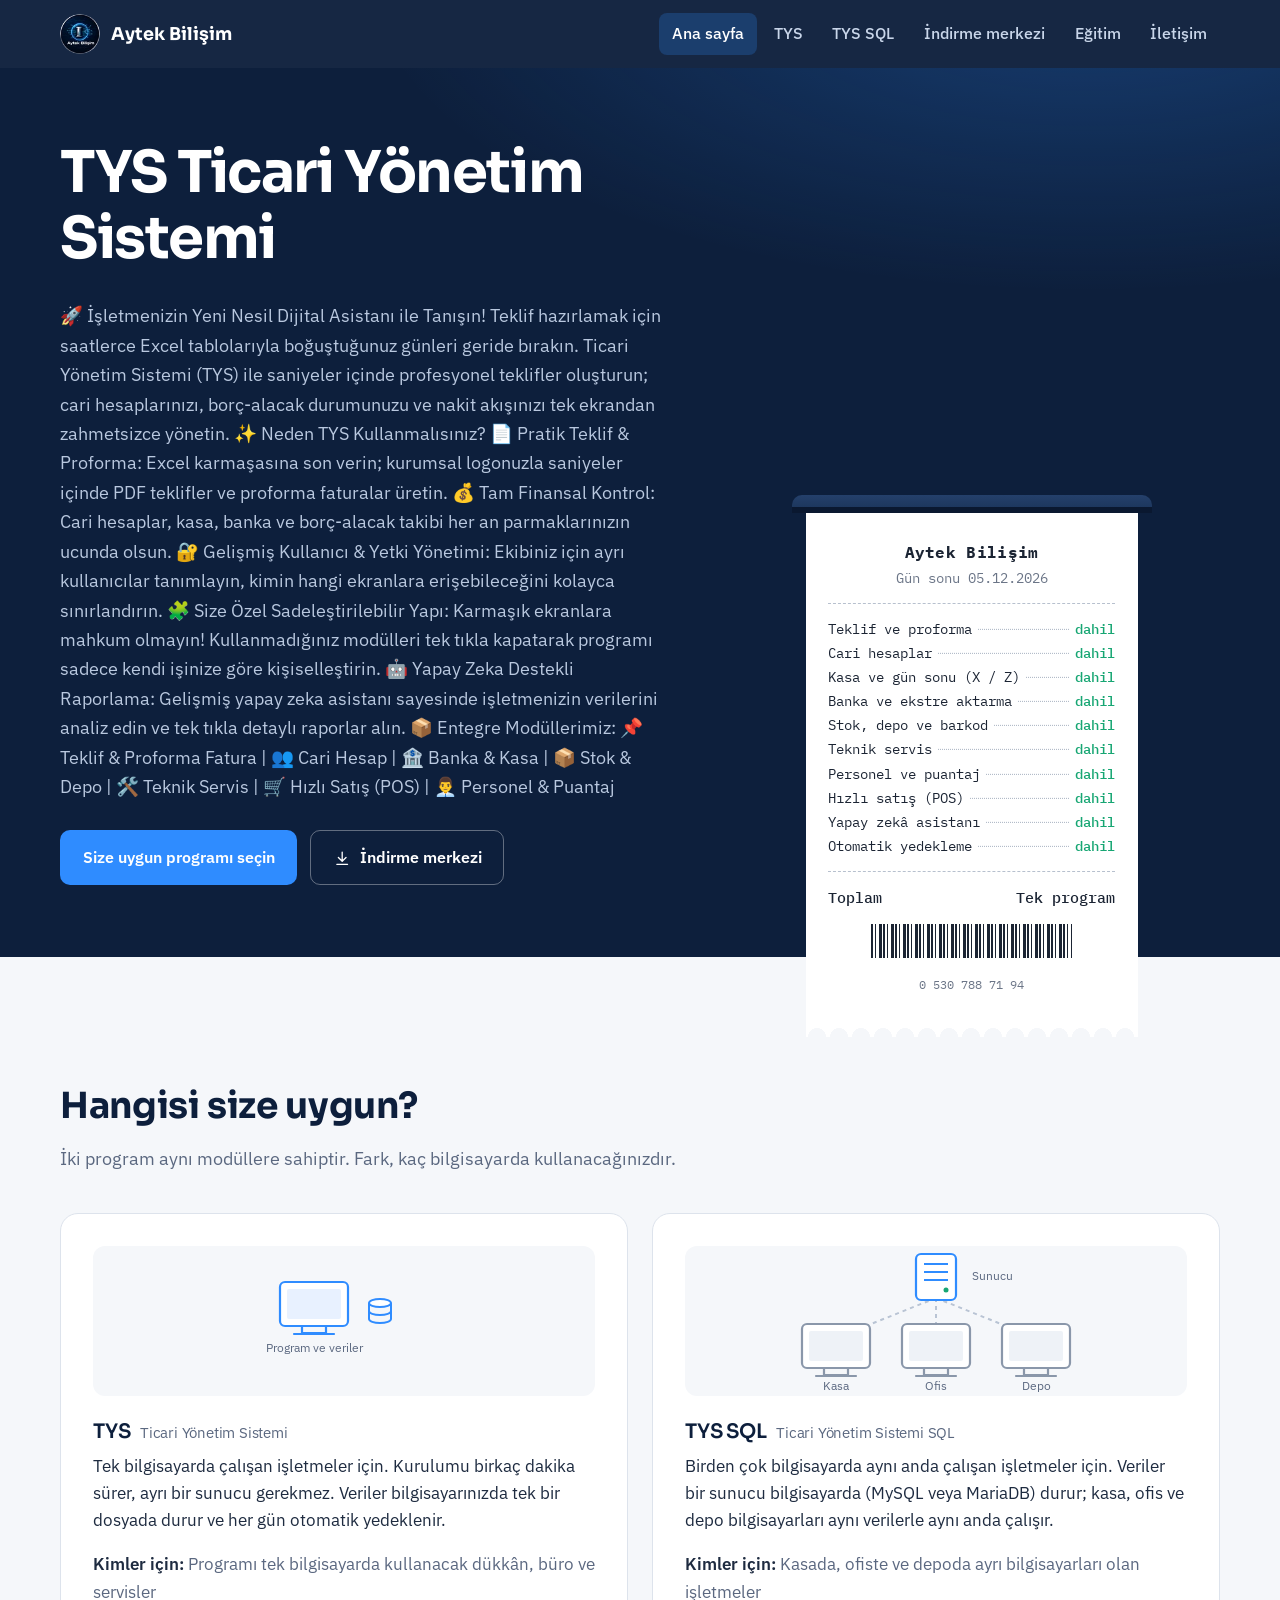
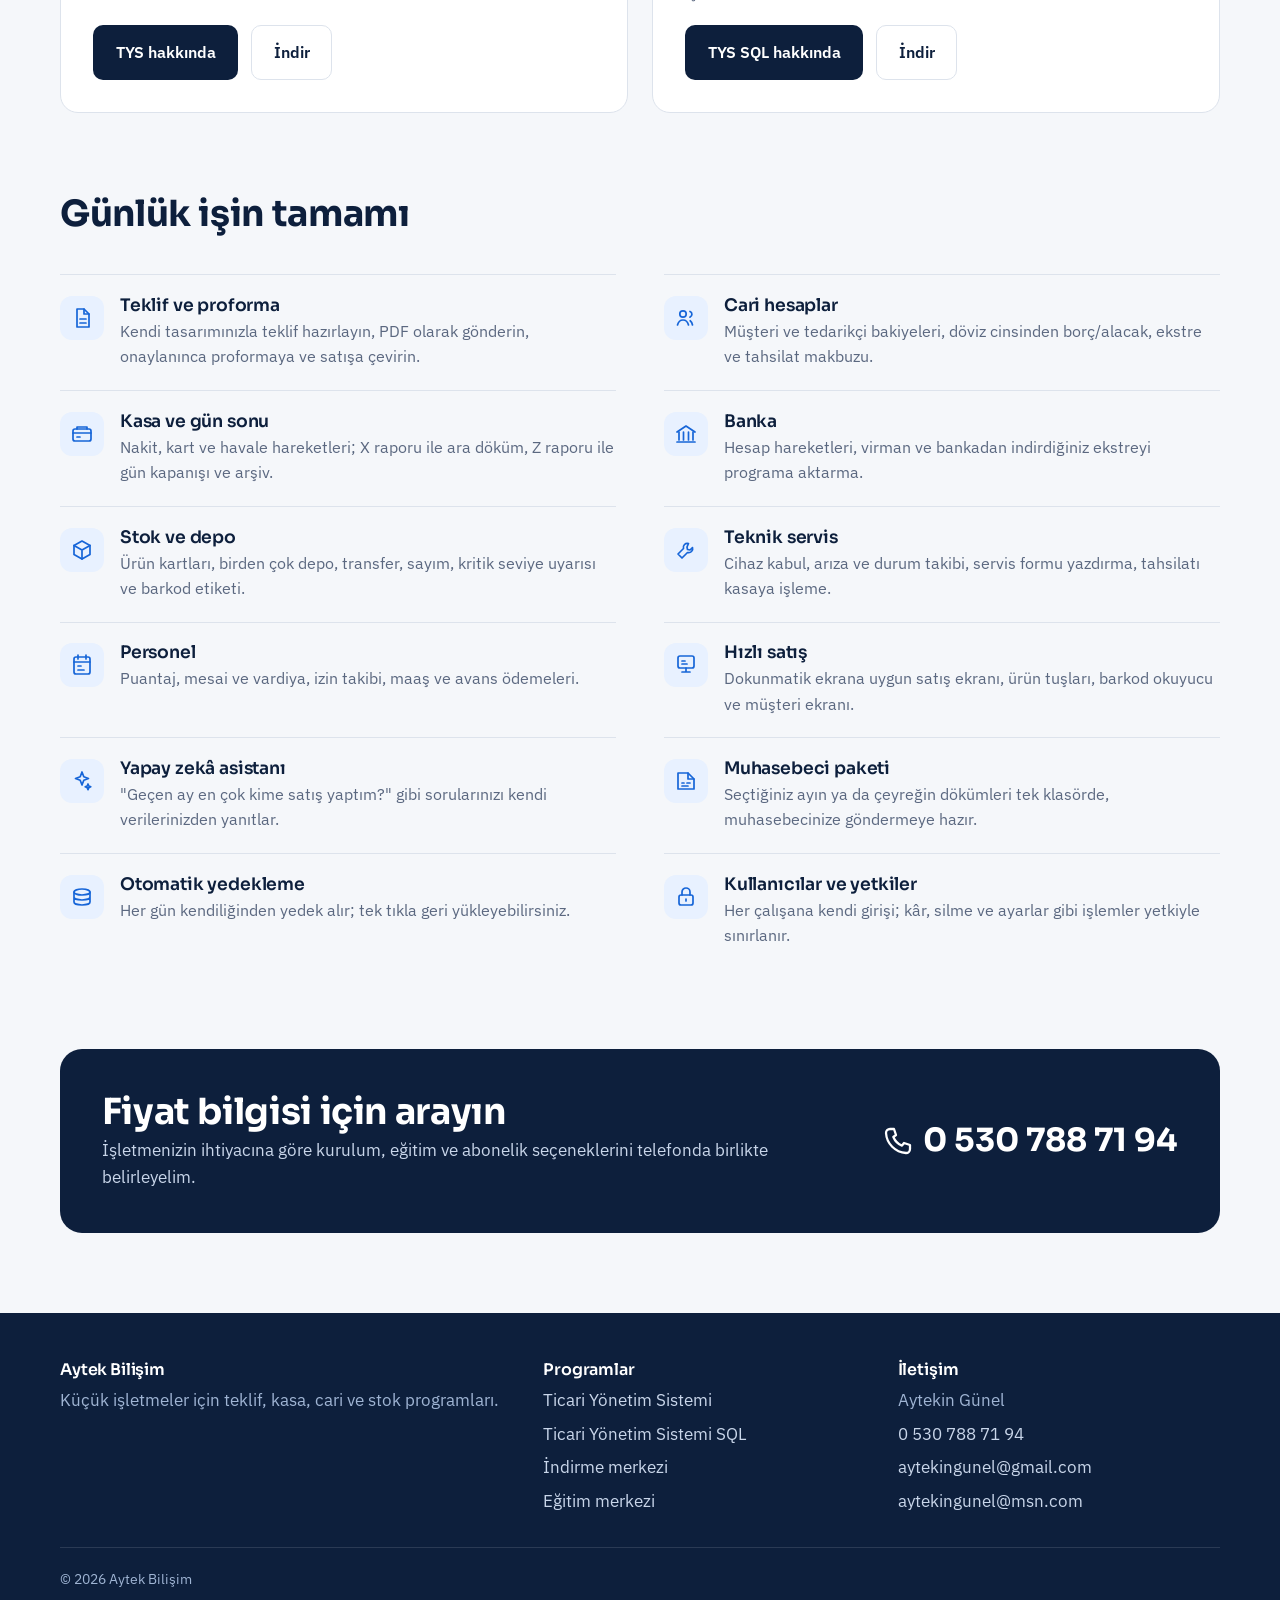
<file: index.html>
<!DOCTYPE html>
<html lang="tr">
<head>
<meta charset="utf-8">
<meta name="viewport" content="width=device-width, initial-scale=1">
<title>Aytek Bilişim · TYS ve TYS SQL</title>
<meta name="description" content="Küçük işletmeler için teklif, cari, kasa, banka, stok, teknik servis ve personel programı. Tek bilgisayar için TYS, birden çok bilgisayar için TYS SQL.">
<meta property="og:title" content="Aytek Bilişim · TYS ve TYS SQL">
<meta property="og:description" content="Küçük işletmeler için teklif, cari, kasa, banka, stok, teknik servis ve personel programı. Tek bilgisayar için TYS, birden çok bilgisayar için TYS SQL.">
<meta property="og:image" content="assets/img/aytek-logo.webp">
<link rel="icon" href="assets/img/favicon.png">
<link rel="preconnect" href="https://fonts.googleapis.com">
<link rel="preconnect" href="https://fonts.gstatic.com" crossorigin>
<link href="https://fonts.googleapis.com/css2?family=IBM+Plex+Mono:wght@400;500&family=IBM+Plex+Sans:wght@400;500;600&family=Sora:wght@600;700&display=swap" rel="stylesheet">
<link rel="stylesheet" href="assets/css/site.css">
</head>
<body data-sayfa="ana">
<a class="gizli" href="#icerik">İçeriğe geç</a>
<header class="ust" id="ust"></header>
<main id="icerik"><div class="kap durum-kutu">Yükleniyor…</div></main>
<footer class="alt-bilgi" id="alt"></footer>
<script src="assets/js/site.js"></script>
</body>
</html>
</file>
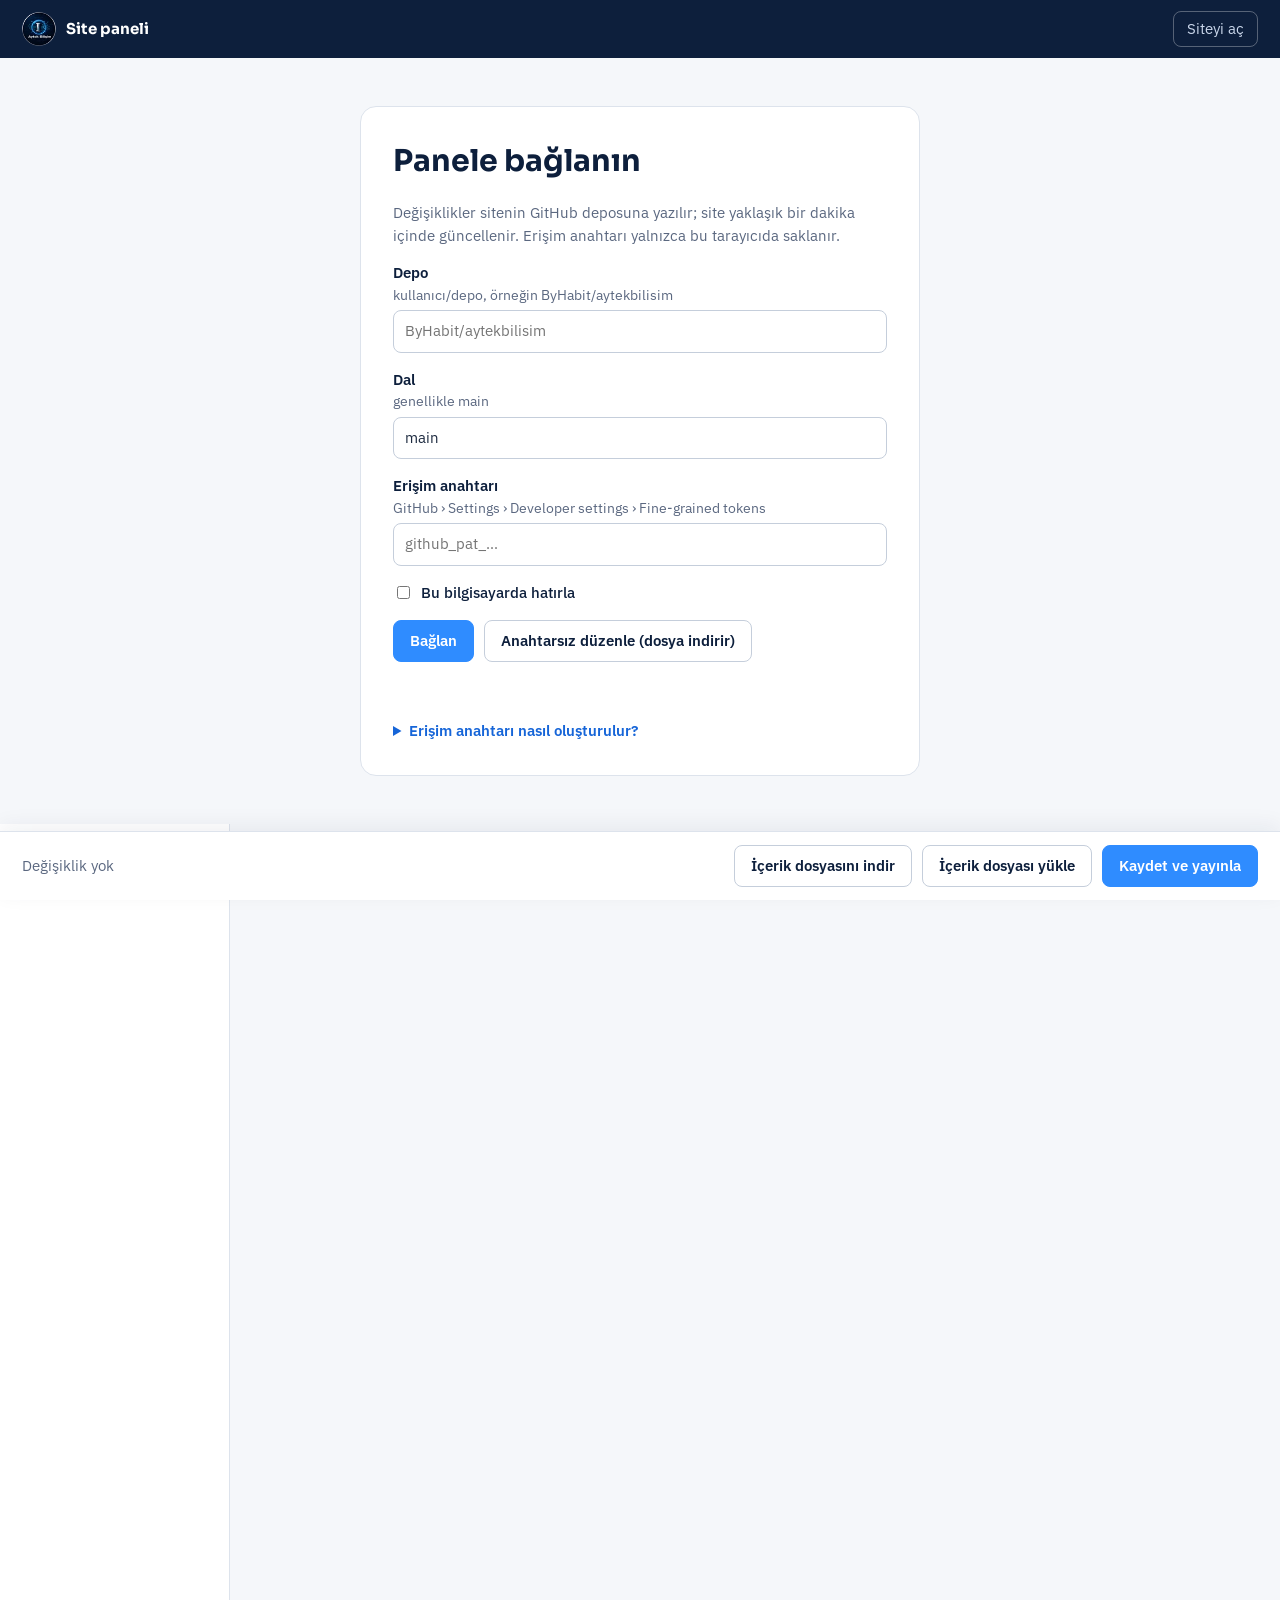
<file: panel/index.html>
<!DOCTYPE html>
<html lang="tr">
<head>
<meta charset="utf-8">
<meta name="viewport" content="width=device-width, initial-scale=1">
<meta name="robots" content="noindex, nofollow">
<title>Site paneli | Aytek Bilişim</title>
<link rel="icon" href="../assets/img/favicon.png">
<link rel="preconnect" href="https://fonts.googleapis.com">
<link rel="preconnect" href="https://fonts.gstatic.com" crossorigin>
<link href="https://fonts.googleapis.com/css2?family=IBM+Plex+Sans:wght@400;500;600&family=Sora:wght@600;700&display=swap" rel="stylesheet">
<link rel="stylesheet" href="panel.css">
</head>
<body>
<header class="p-ust">
  <div class="p-marka"><img src="../assets/img/aytek-logo-64.webp" alt="" width="34" height="34">Site paneli</div>
  <div class="p-durum" id="durum" role="status" aria-live="polite"></div>
  <a class="p-bag" href="../index.html" target="_blank" rel="noopener">Siteyi aç</a>
</header>

<!-- Bağlantı ekranı -->
<main id="giris" class="p-giris">
  <h1>Panele bağlanın</h1>
  <p>Değişiklikler sitenin GitHub deposuna yazılır; site yaklaşık bir dakika içinde güncellenir. Erişim anahtarı yalnızca bu tarayıcıda saklanır.</p>
  <form id="girisForm" autocomplete="off">
    <label>Depo <span class="ipucu">kullanıcı/depo, örneğin ByHabit/aytekbilisim</span>
      <input id="gDepo" required placeholder="ByHabit/aytekbilisim"></label>
    <label>Dal <span class="ipucu">genellikle main</span>
      <input id="gDal" value="main" required></label>
    <label>Erişim anahtarı <span class="ipucu">GitHub › Settings › Developer settings › Fine-grained tokens</span>
      <input id="gAnahtar" type="password" required placeholder="github_pat_…"></label>
    <label class="p-kutu"><input type="checkbox" id="gHatirla"> Bu bilgisayarda hatırla</label>
    <div class="p-dugmeler">
      <button class="p-dugme p-ana" type="submit">Bağlan</button>
      <button class="p-dugme" type="button" id="yerelMod">Anahtarsız düzenle (dosya indirir)</button>
    </div>
    <p class="p-hata" id="girisHata" role="alert"></p>
  </form>
  <details class="p-yardim">
    <summary>Erişim anahtarı nasıl oluşturulur?</summary>
    <ol>
      <li>GitHub'da sağ üstteki profil resmi › <b>Settings</b> › en altta <b>Developer settings</b> › <b>Personal access tokens</b> › <b>Fine-grained tokens</b> › <b>Generate new token</b>.</li>
      <li>Ad verin (örneğin "Site paneli"), süre seçin (örneğin 1 yıl).</li>
      <li><b>Repository access</b>: <b>Only select repositories</b> › yalnızca site deposunu seçin.</li>
      <li><b>Permissions › Repository permissions › Contents</b>: <b>Read and write</b>.</li>
      <li><b>Generate token</b> deyin, çıkan anahtarı kopyalayıp buraya yapıştırın. Anahtar bir daha gösterilmez; kaybederseniz yenisini oluşturun.</li>
    </ol>
  </details>
</main>

<!-- Düzenleyici -->
<div id="duzenleyici" class="p-duzen" hidden>
  <nav class="p-sekmeler" id="sekmeler" aria-label="Bölümler"></nav>
  <section class="p-form" id="form" aria-live="polite"></section>
</div>

<footer class="p-alt" id="altCubuk" hidden>
  <span id="kirliBilgi">Değişiklik yok</span>
  <div class="p-dugmeler">
    <button class="p-dugme" type="button" id="jsonIndir">İçerik dosyasını indir</button>
    <label class="p-dugme">İçerik dosyası yükle<input type="file" id="jsonYukle" accept=".json,application/json" hidden></label>
    <button class="p-dugme p-ana" type="button" id="kaydet">Kaydet ve yayınla</button>
  </div>
</footer>
<script src="panel.js"></script>
</body>
</html>
</file>
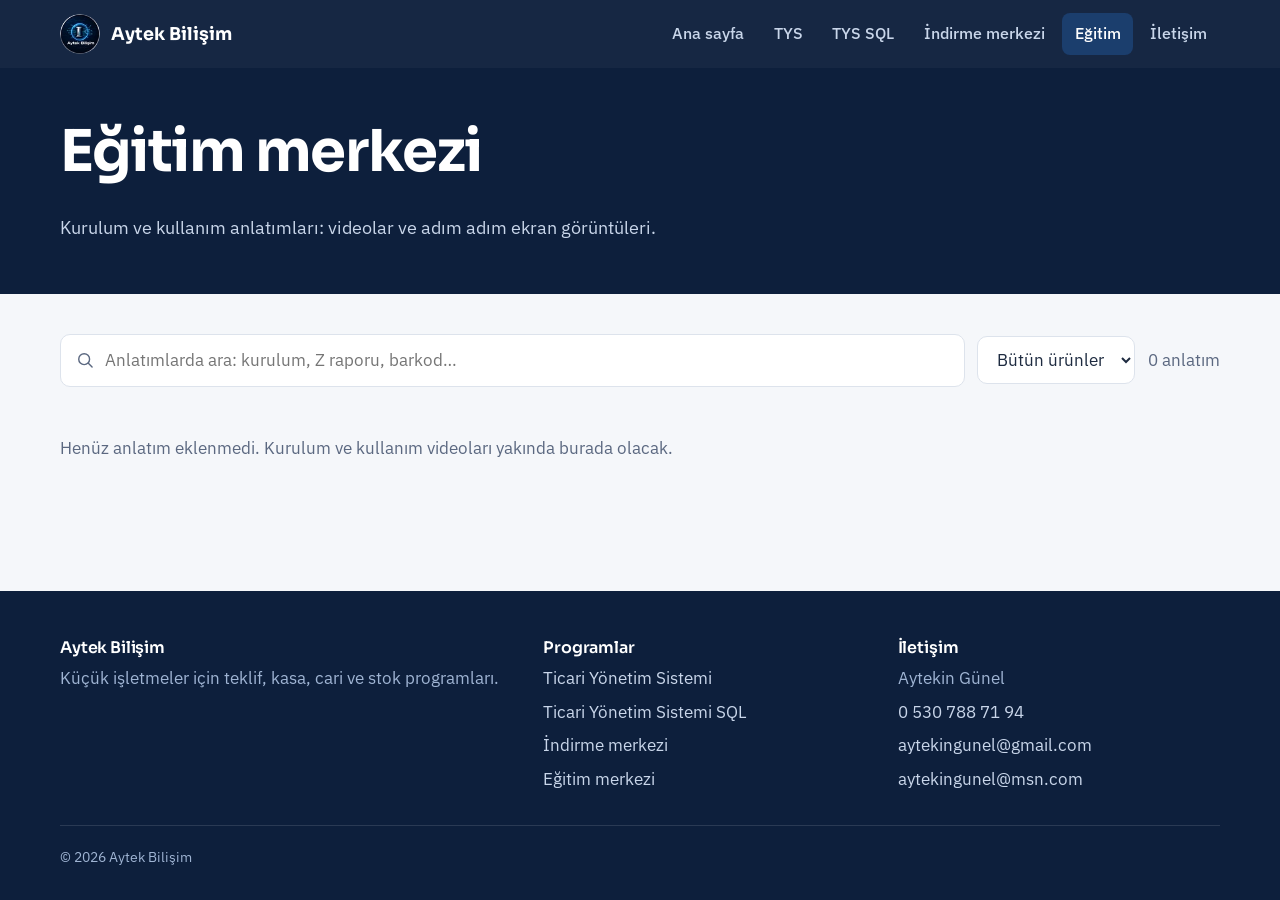
<file: egitim.html>
<!DOCTYPE html>
<html lang="tr">
<head>
<meta charset="utf-8">
<meta name="viewport" content="width=device-width, initial-scale=1">
<title>Eğitim merkezi | Aytek Bilişim</title>
<meta name="description" content="TYS ve TYS SQL kurulum ve kullanım anlatımları: videolar ve adım adım ekran görüntüleri.">
<meta property="og:title" content="Eğitim merkezi | Aytek Bilişim">
<meta property="og:description" content="TYS ve TYS SQL kurulum ve kullanım anlatımları: videolar ve adım adım ekran görüntüleri.">
<meta property="og:image" content="assets/img/aytek-logo.webp">
<link rel="icon" href="assets/img/favicon.png">
<link rel="preconnect" href="https://fonts.googleapis.com">
<link rel="preconnect" href="https://fonts.gstatic.com" crossorigin>
<link href="https://fonts.googleapis.com/css2?family=IBM+Plex+Mono:wght@400;500&family=IBM+Plex+Sans:wght@400;500;600&family=Sora:wght@600;700&display=swap" rel="stylesheet">
<link rel="stylesheet" href="assets/css/site.css">
</head>
<body data-sayfa="egitim">
<a class="gizli" href="#icerik">İçeriğe geç</a>
<header class="ust" id="ust"></header>
<main id="icerik"><div class="kap durum-kutu">Yükleniyor…</div></main>
<footer class="alt-bilgi" id="alt"></footer>
<script src="assets/js/site.js"></script>
</body>
</html>
</file>
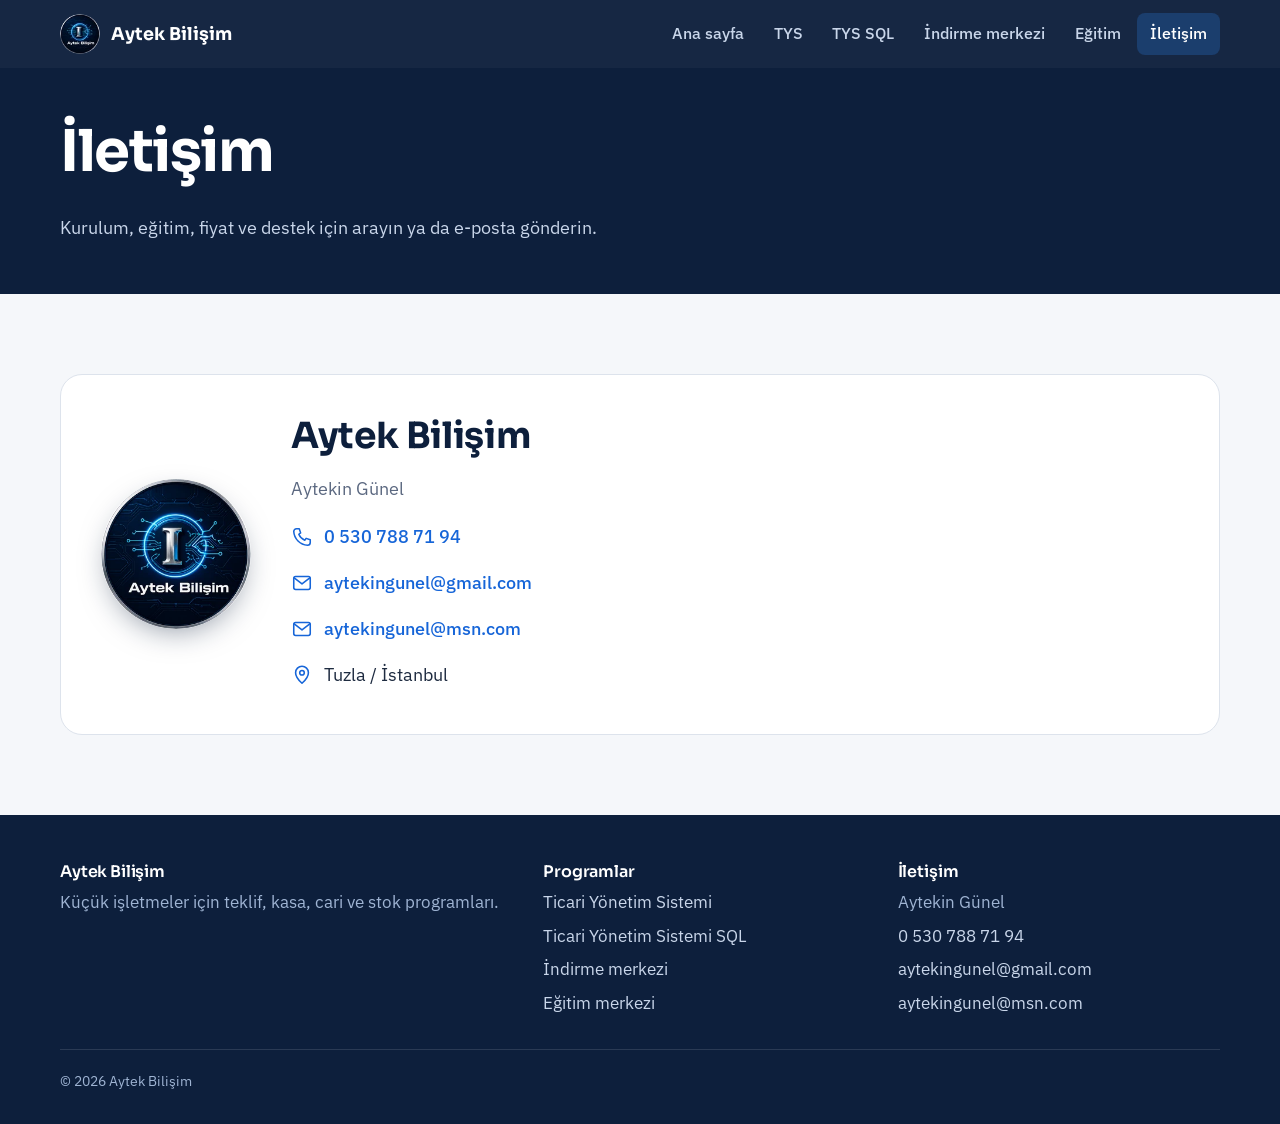
<file: iletisim.html>
<!DOCTYPE html>
<html lang="tr">
<head>
<meta charset="utf-8">
<meta name="viewport" content="width=device-width, initial-scale=1">
<title>İletişim | Aytek Bilişim</title>
<meta name="description" content="Kurulum, eğitim, fiyat ve destek için Aytek Bilişim iletişim bilgileri.">
<meta property="og:title" content="İletişim | Aytek Bilişim">
<meta property="og:description" content="Kurulum, eğitim, fiyat ve destek için Aytek Bilişim iletişim bilgileri.">
<meta property="og:image" content="assets/img/aytek-logo.webp">
<link rel="icon" href="assets/img/favicon.png">
<link rel="preconnect" href="https://fonts.googleapis.com">
<link rel="preconnect" href="https://fonts.gstatic.com" crossorigin>
<link href="https://fonts.googleapis.com/css2?family=IBM+Plex+Mono:wght@400;500&family=IBM+Plex+Sans:wght@400;500;600&family=Sora:wght@600;700&display=swap" rel="stylesheet">
<link rel="stylesheet" href="assets/css/site.css">
</head>
<body data-sayfa="iletisim">
<a class="gizli" href="#icerik">İçeriğe geç</a>
<header class="ust" id="ust"></header>
<main id="icerik"><div class="kap durum-kutu">Yükleniyor…</div></main>
<footer class="alt-bilgi" id="alt"></footer>
<script src="assets/js/site.js"></script>
</body>
</html>
</file>
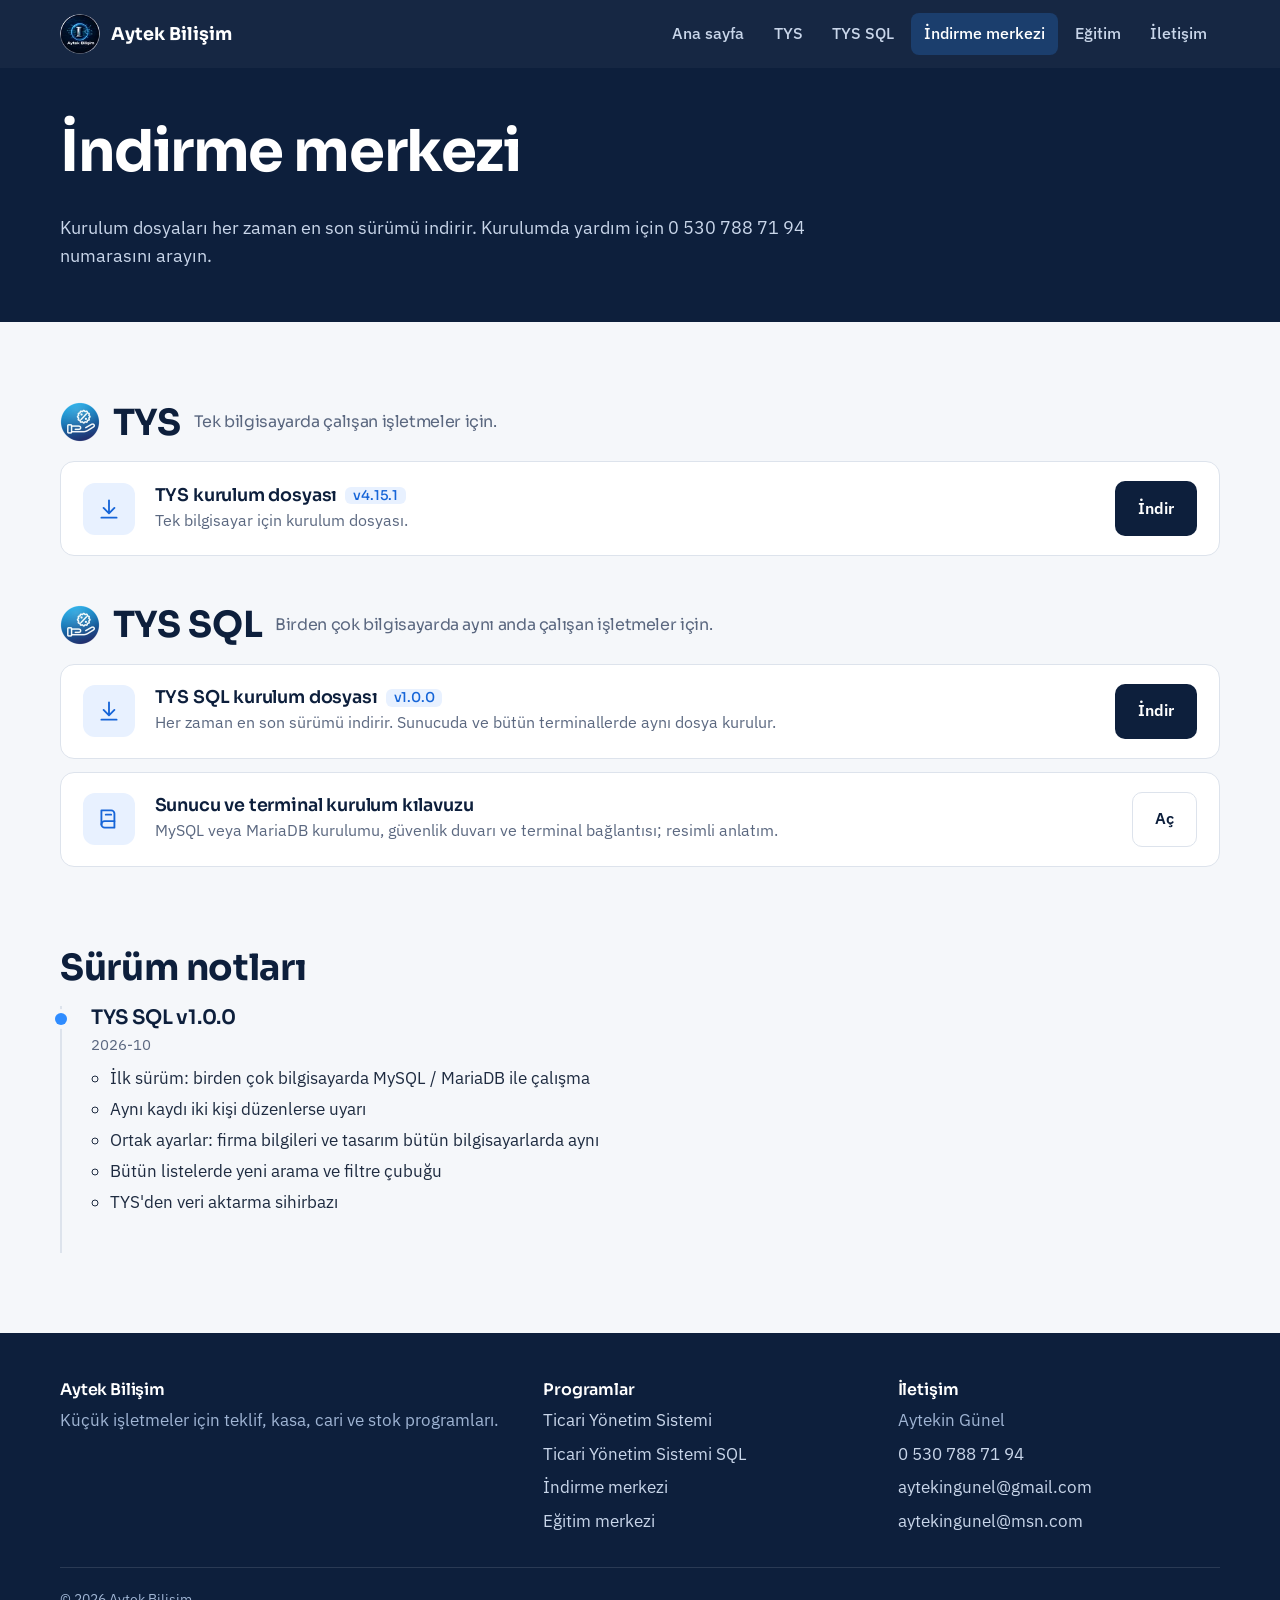
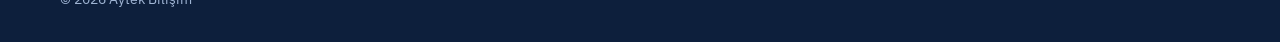
<file: indir.html>
<!DOCTYPE html>
<html lang="tr">
<head>
<meta charset="utf-8">
<meta name="viewport" content="width=device-width, initial-scale=1">
<title>İndirme merkezi | Aytek Bilişim</title>
<meta name="description" content="TYS ve TYS SQL kurulum dosyaları, kurulum kılavuzu ve sürüm notları.">
<meta property="og:title" content="İndirme merkezi | Aytek Bilişim">
<meta property="og:description" content="TYS ve TYS SQL kurulum dosyaları, kurulum kılavuzu ve sürüm notları.">
<meta property="og:image" content="assets/img/aytek-logo.webp">
<link rel="icon" href="assets/img/favicon.png">
<link rel="preconnect" href="https://fonts.googleapis.com">
<link rel="preconnect" href="https://fonts.gstatic.com" crossorigin>
<link href="https://fonts.googleapis.com/css2?family=IBM+Plex+Mono:wght@400;500&family=IBM+Plex+Sans:wght@400;500;600&family=Sora:wght@600;700&display=swap" rel="stylesheet">
<link rel="stylesheet" href="assets/css/site.css">
</head>
<body data-sayfa="indir">
<a class="gizli" href="#icerik">İçeriğe geç</a>
<header class="ust" id="ust"></header>
<main id="icerik"><div class="kap durum-kutu">Yükleniyor…</div></main>
<footer class="alt-bilgi" id="alt"></footer>
<script src="assets/js/site.js"></script>
</body>
</html>
</file>
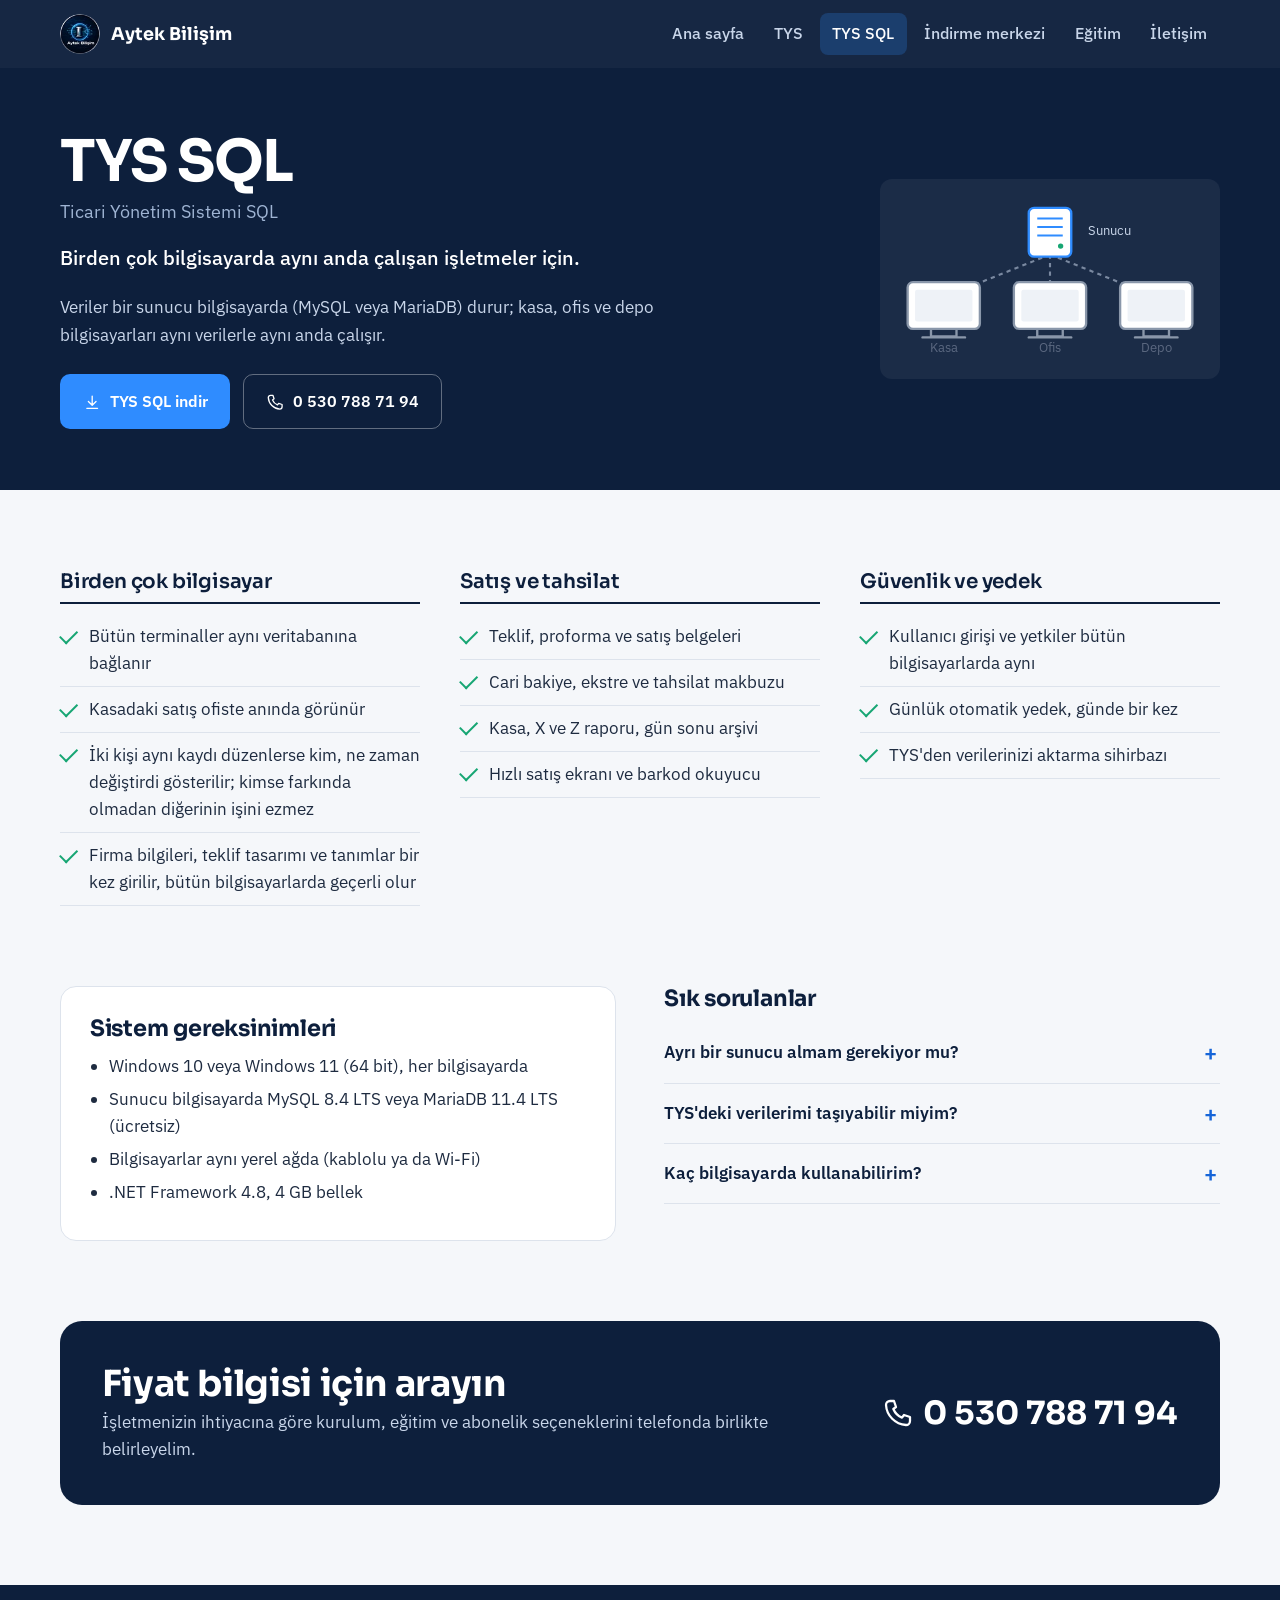
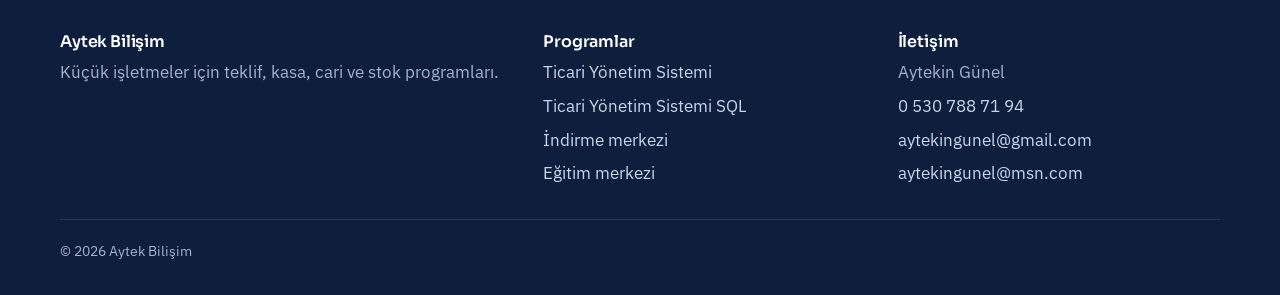
<file: tys-sql.html>
<!DOCTYPE html>
<html lang="tr">
<head>
<meta charset="utf-8">
<meta name="viewport" content="width=device-width, initial-scale=1">
<title>TYS SQL · Ticari Yönetim Sistemi SQL | Aytek Bilişim</title>
<meta name="description" content="Kasa, ofis ve depo bilgisayarlarının aynı verilerle aynı anda çalıştığı ticari yönetim programı.">
<meta property="og:title" content="TYS SQL · Ticari Yönetim Sistemi SQL | Aytek Bilişim">
<meta property="og:description" content="Kasa, ofis ve depo bilgisayarlarının aynı verilerle aynı anda çalıştığı ticari yönetim programı.">
<meta property="og:image" content="assets/img/aytek-logo.webp">
<link rel="icon" href="assets/img/favicon.png">
<link rel="preconnect" href="https://fonts.googleapis.com">
<link rel="preconnect" href="https://fonts.gstatic.com" crossorigin>
<link href="https://fonts.googleapis.com/css2?family=IBM+Plex+Mono:wght@400;500&family=IBM+Plex+Sans:wght@400;500;600&family=Sora:wght@600;700&display=swap" rel="stylesheet">
<link rel="stylesheet" href="assets/css/site.css">
</head>
<body data-sayfa="urun" data-urun="tys-sql">
<a class="gizli" href="#icerik">İçeriğe geç</a>
<header class="ust" id="ust"></header>
<main id="icerik"><div class="kap durum-kutu">Yükleniyor…</div></main>
<footer class="alt-bilgi" id="alt"></footer>
<script src="assets/js/site.js"></script>
</body>
</html>
</file>
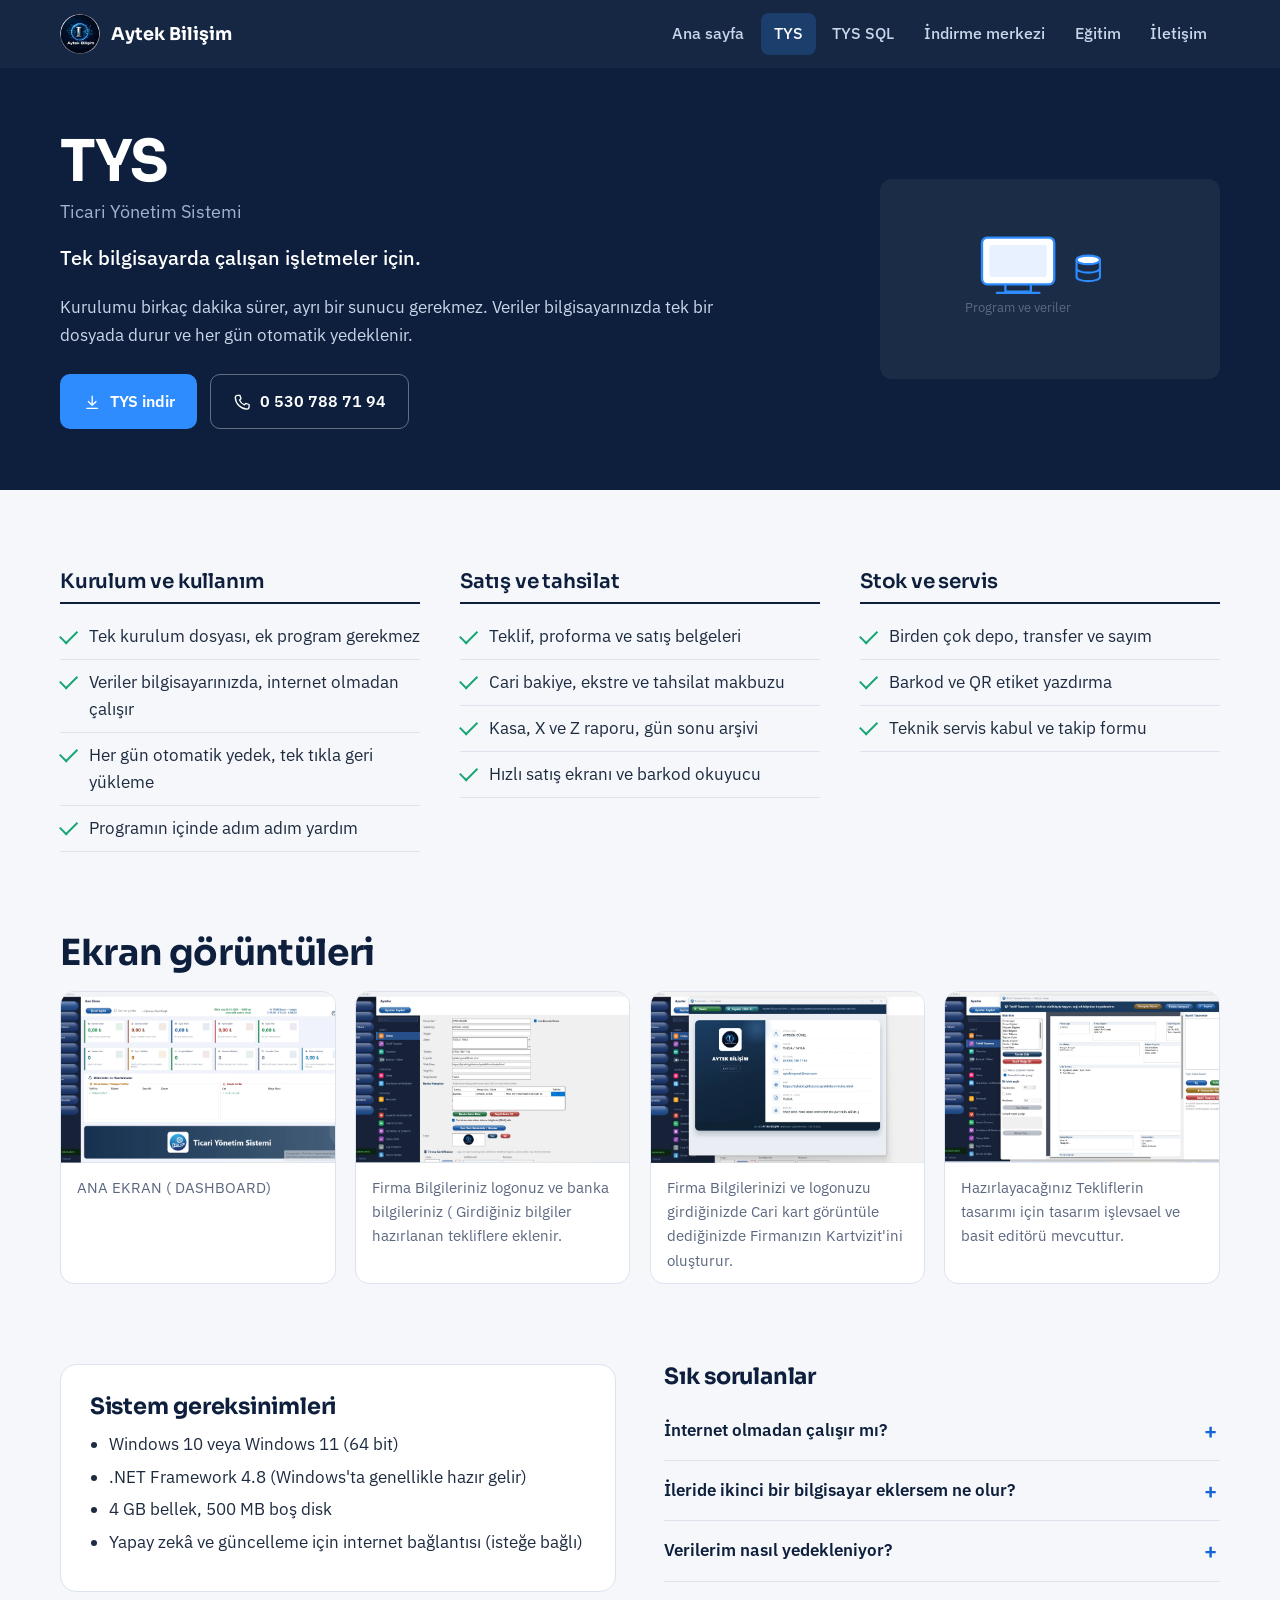
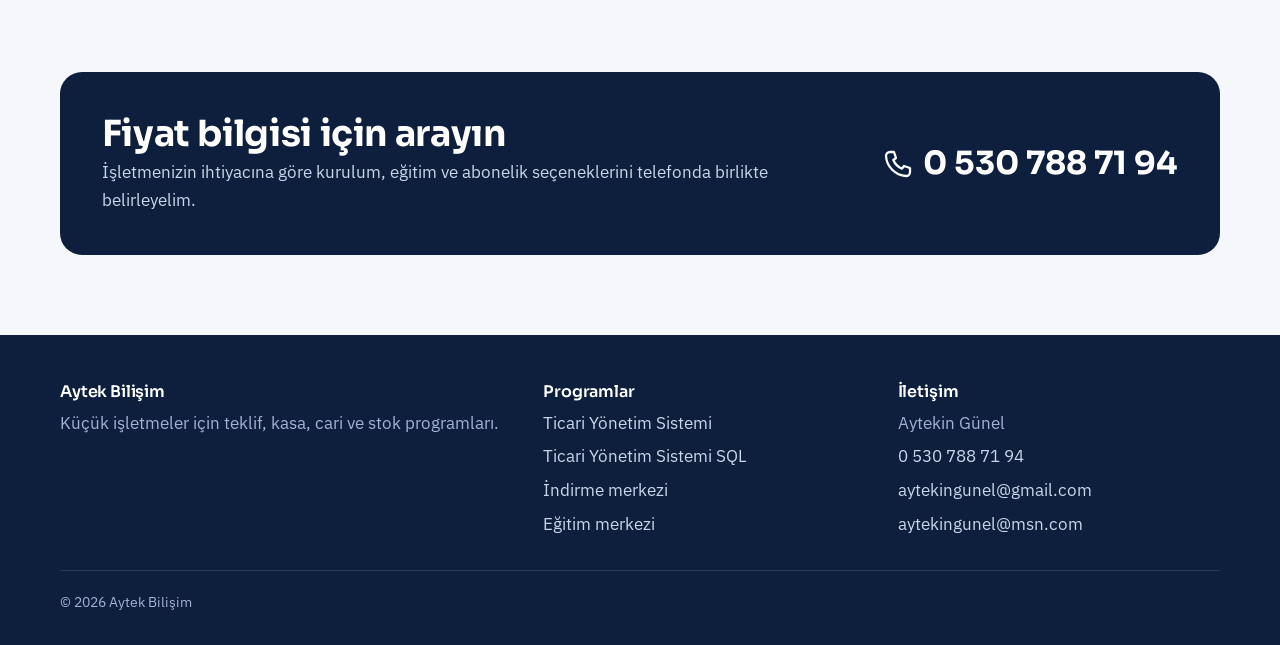
<file: tys.html>
<!DOCTYPE html>
<html lang="tr">
<head>
<meta charset="utf-8">
<meta name="viewport" content="width=device-width, initial-scale=1">
<title>TYS · Ticari Yönetim Sistemi | Aytek Bilişim</title>
<meta name="description" content="Tek bilgisayarda çalışan işletmeler için teklif, cari, kasa, stok ve servis programı.">
<meta property="og:title" content="TYS · Ticari Yönetim Sistemi | Aytek Bilişim">
<meta property="og:description" content="Tek bilgisayarda çalışan işletmeler için teklif, cari, kasa, stok ve servis programı.">
<meta property="og:image" content="assets/img/aytek-logo.webp">
<link rel="icon" href="assets/img/favicon.png">
<link rel="preconnect" href="https://fonts.googleapis.com">
<link rel="preconnect" href="https://fonts.gstatic.com" crossorigin>
<link href="https://fonts.googleapis.com/css2?family=IBM+Plex+Mono:wght@400;500&family=IBM+Plex+Sans:wght@400;500;600&family=Sora:wght@600;700&display=swap" rel="stylesheet">
<link rel="stylesheet" href="assets/css/site.css">
</head>
<body data-sayfa="urun" data-urun="tys">
<a class="gizli" href="#icerik">İçeriğe geç</a>
<header class="ust" id="ust"></header>
<main id="icerik"><div class="kap durum-kutu">Yükleniyor…</div></main>
<footer class="alt-bilgi" id="alt"></footer>
<script src="assets/js/site.js"></script>
</body>
</html>
</file>
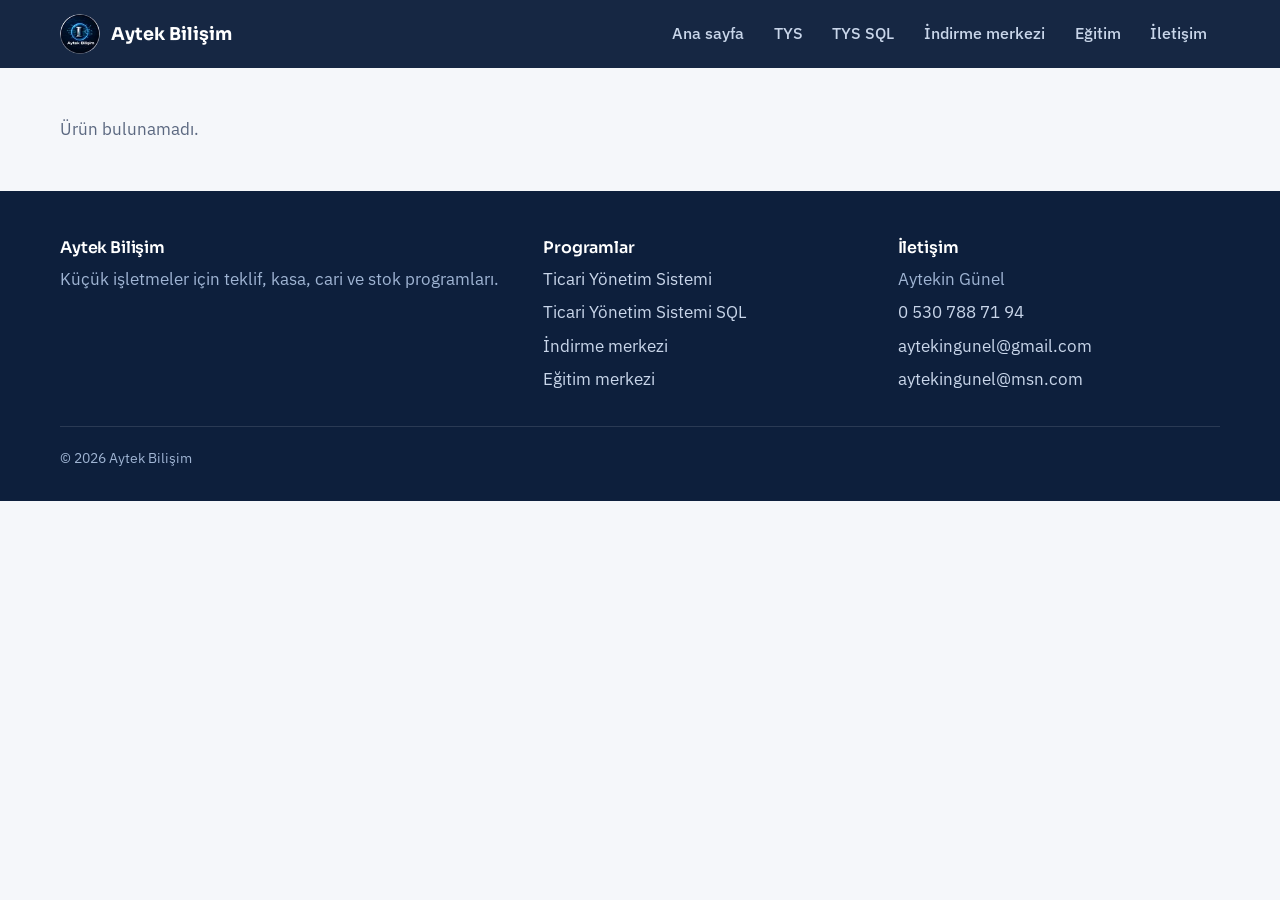
<file: urun.html>
<!DOCTYPE html>
<html lang="tr">
<head>
<meta charset="utf-8">
<meta name="viewport" content="width=device-width, initial-scale=1">
<title>Ürün | Aytek Bilişim</title>
<meta name="description" content="Aytek Bilişim programları.">
<meta property="og:title" content="Aytek Bilişim programları">
<meta property="og:description" content="Aytek Bilişim programları.">
<meta property="og:image" content="assets/img/aytek-logo.webp">
<link rel="icon" href="assets/img/favicon.png">
<link rel="preconnect" href="https://fonts.googleapis.com">
<link rel="preconnect" href="https://fonts.gstatic.com" crossorigin>
<link href="https://fonts.googleapis.com/css2?family=IBM+Plex+Mono:wght@400;500&family=IBM+Plex+Sans:wght@400;500;600&family=Sora:wght@600;700&display=swap" rel="stylesheet">
<link rel="stylesheet" href="assets/css/site.css">
</head>
<body data-sayfa="urun">
<a class="gizli" href="#icerik">İçeriğe geç</a>
<header class="ust" id="ust"></header>
<main id="icerik"><div class="kap durum-kutu">Yükleniyor…</div></main>
<footer class="alt-bilgi" id="alt"></footer>
<script src="assets/js/site.js"></script>
</body>
</html>
</file>
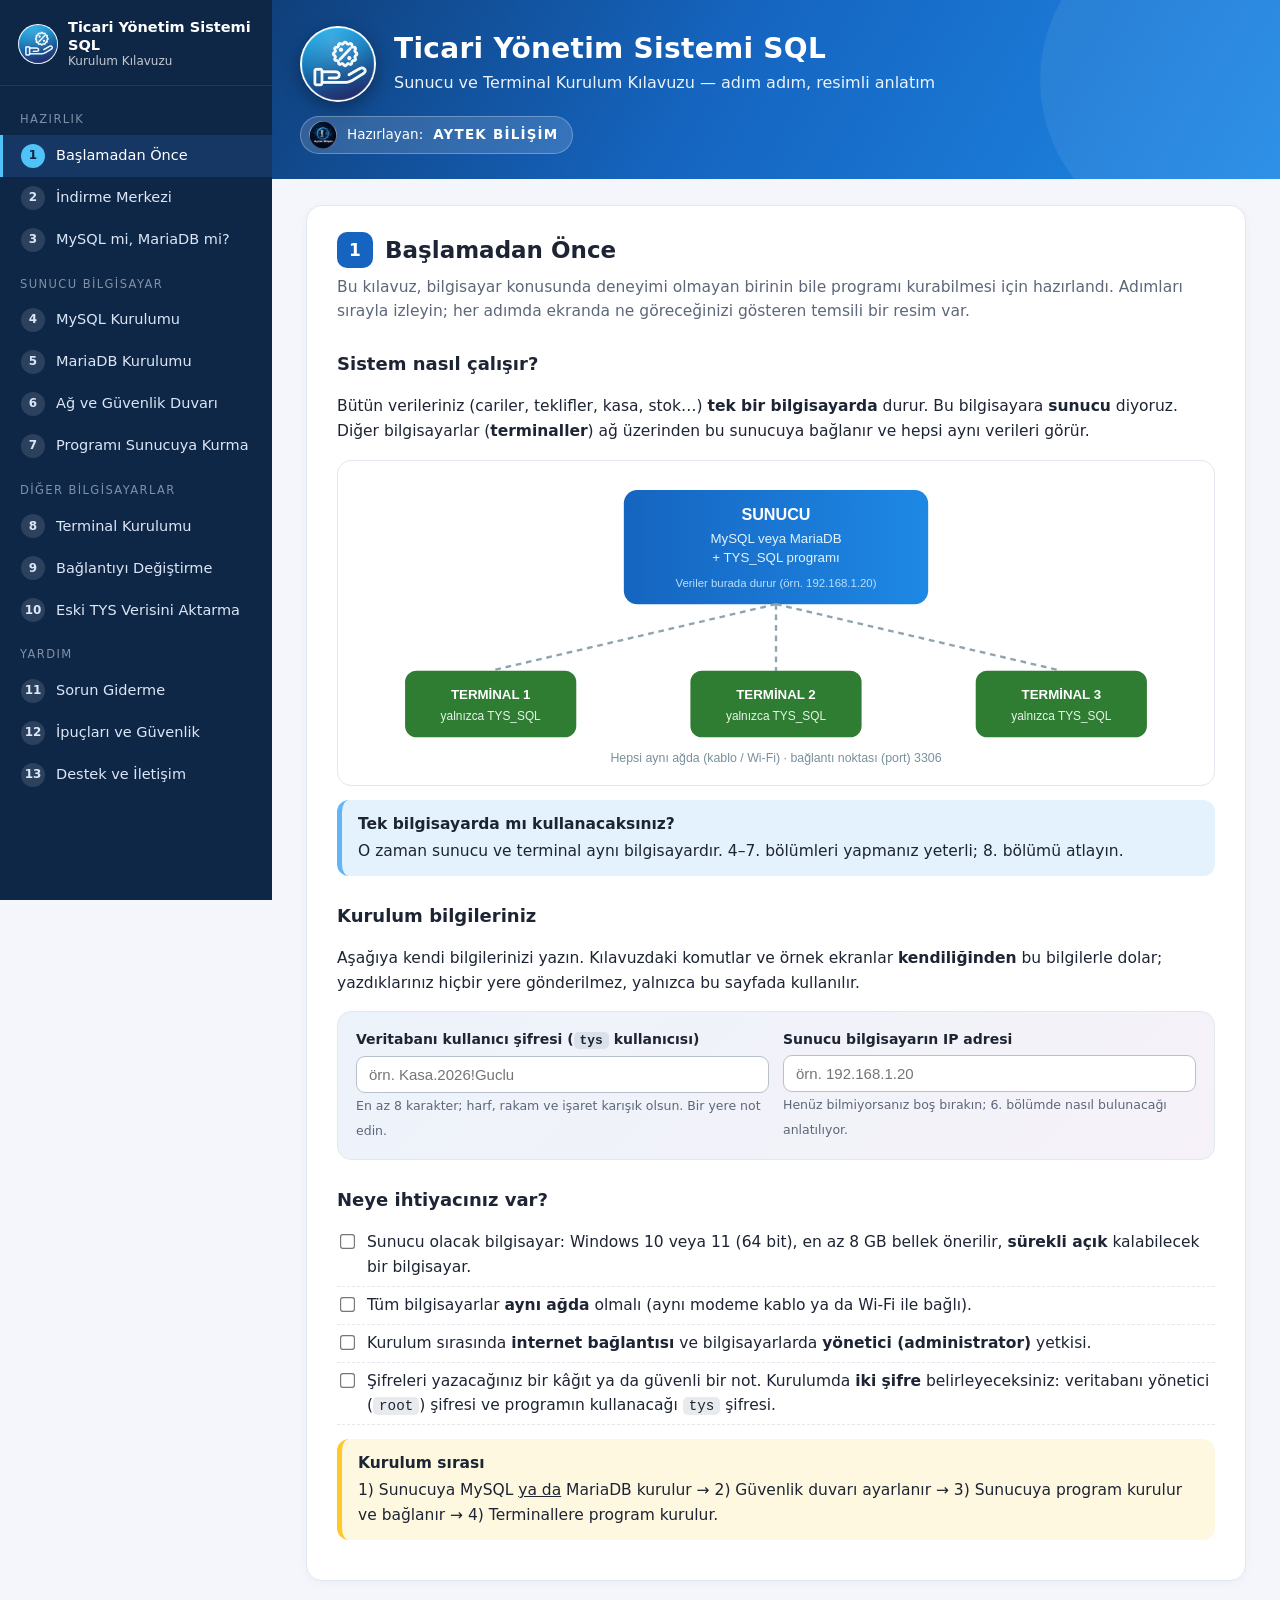
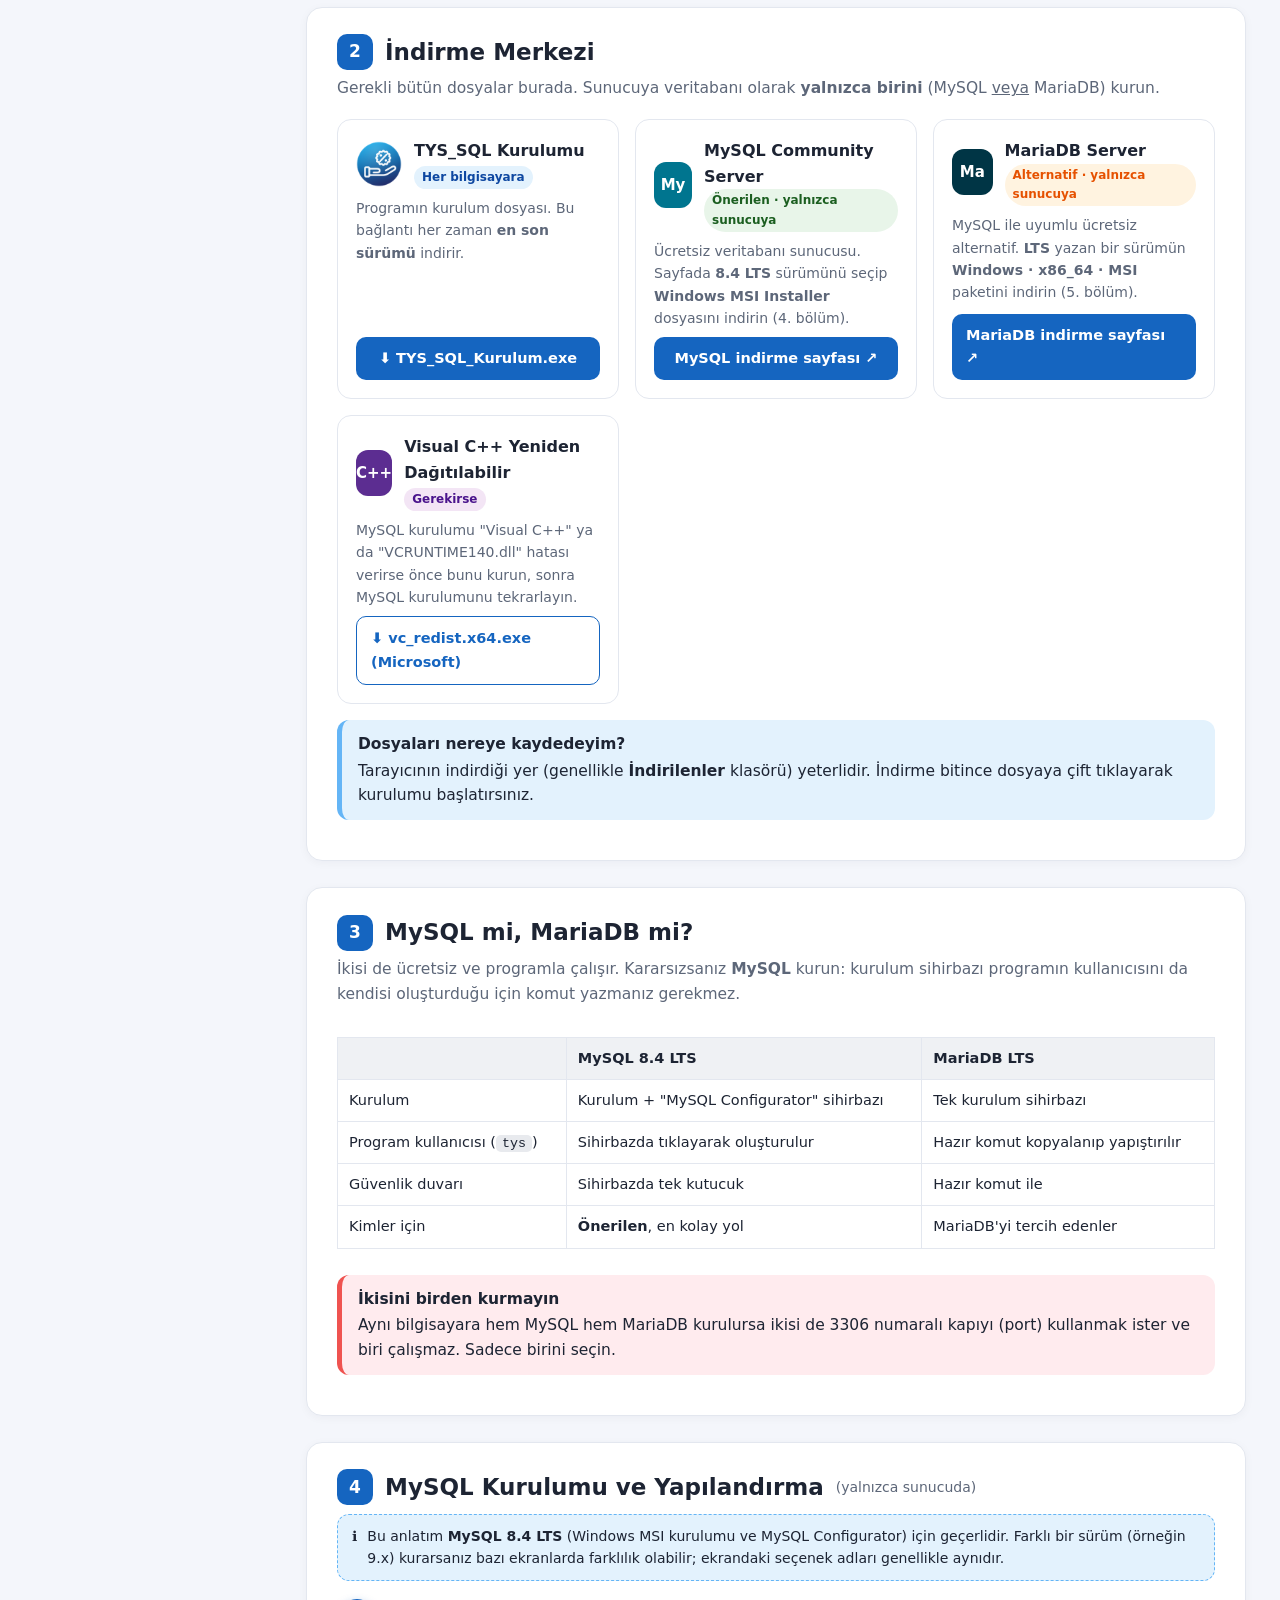
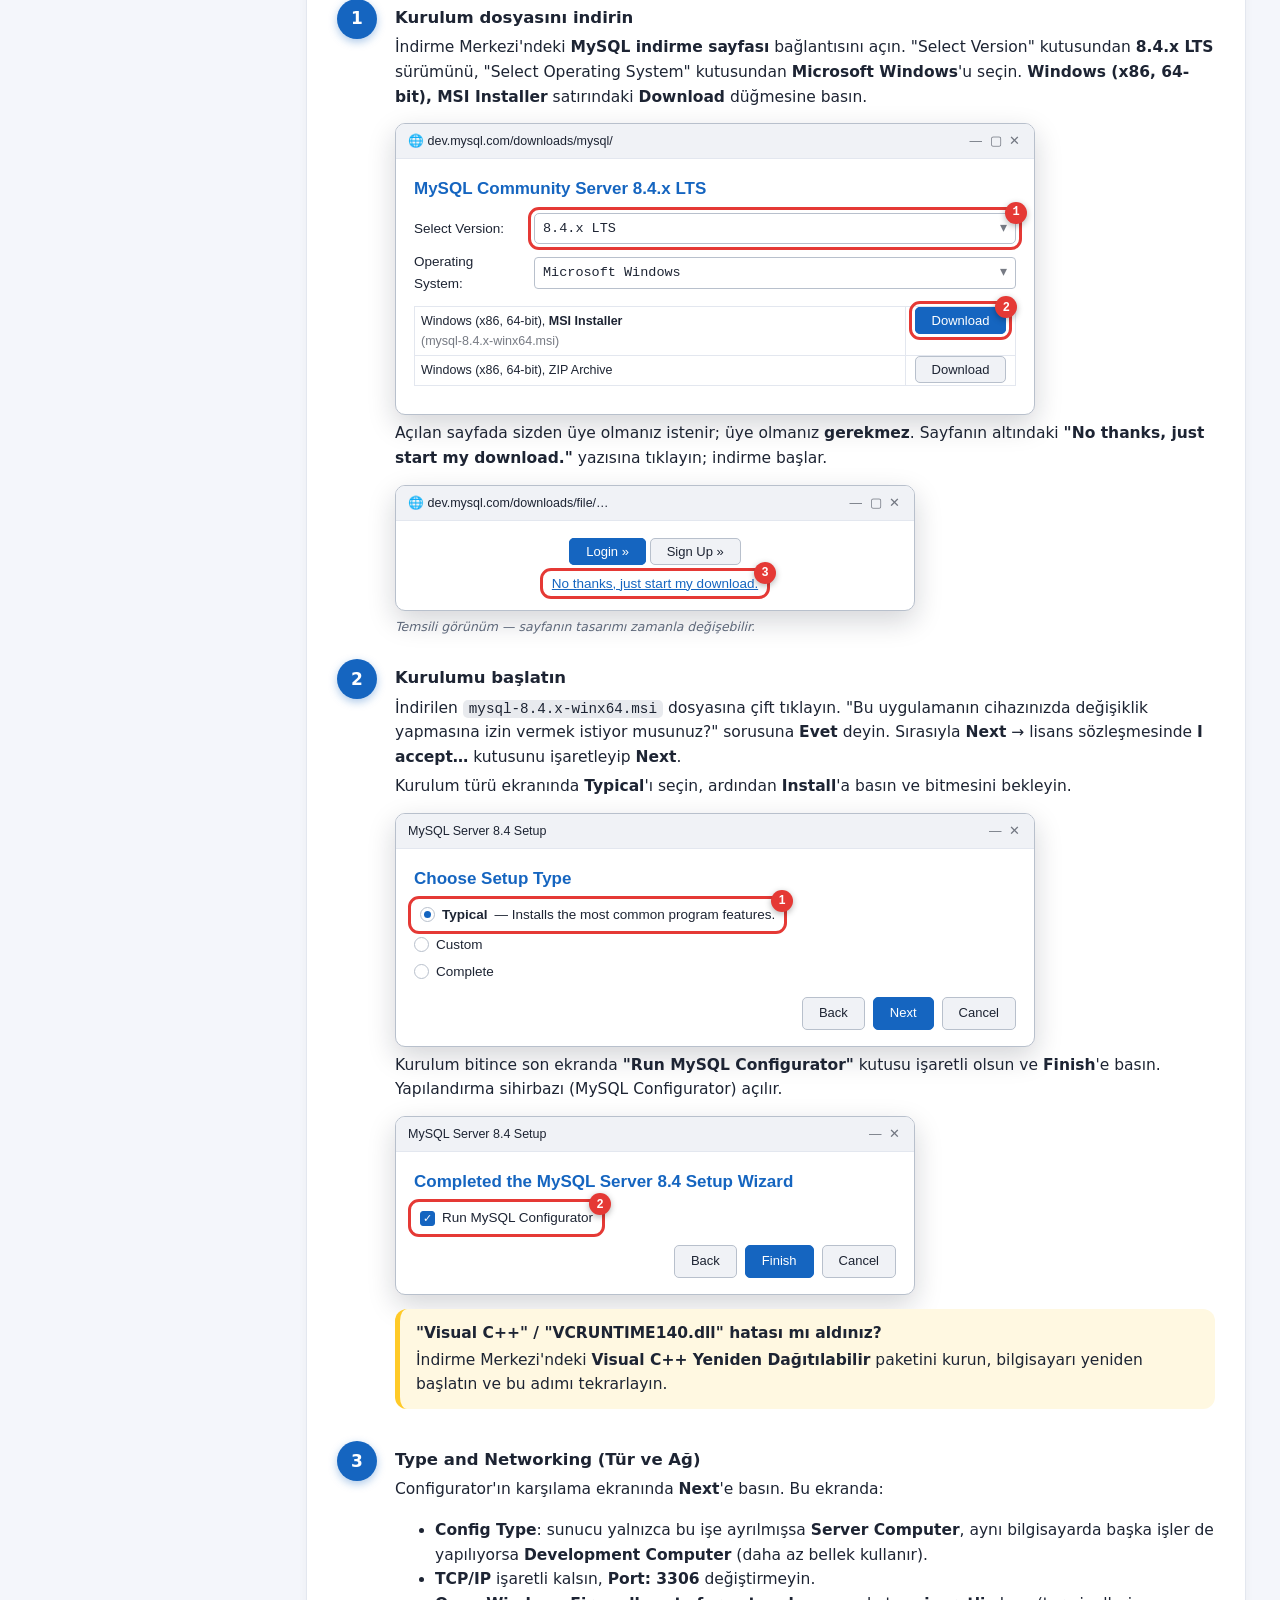
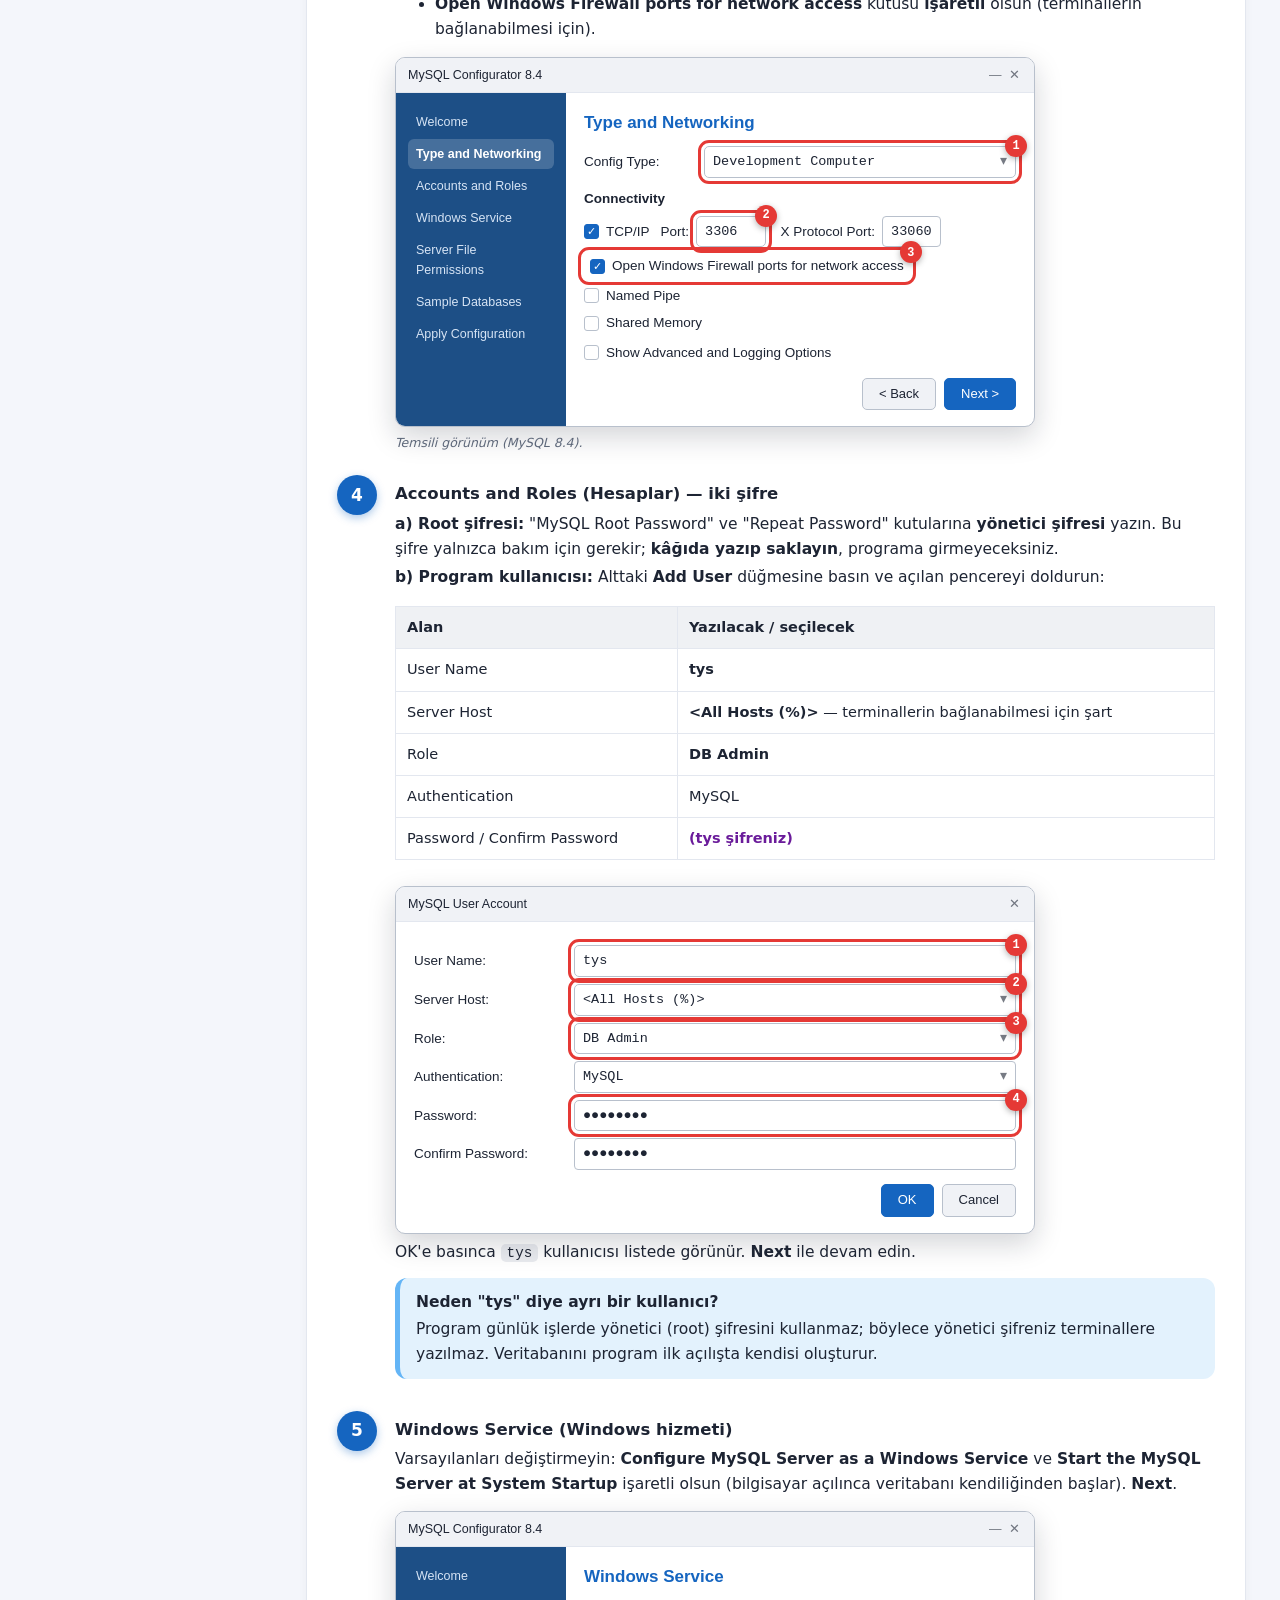
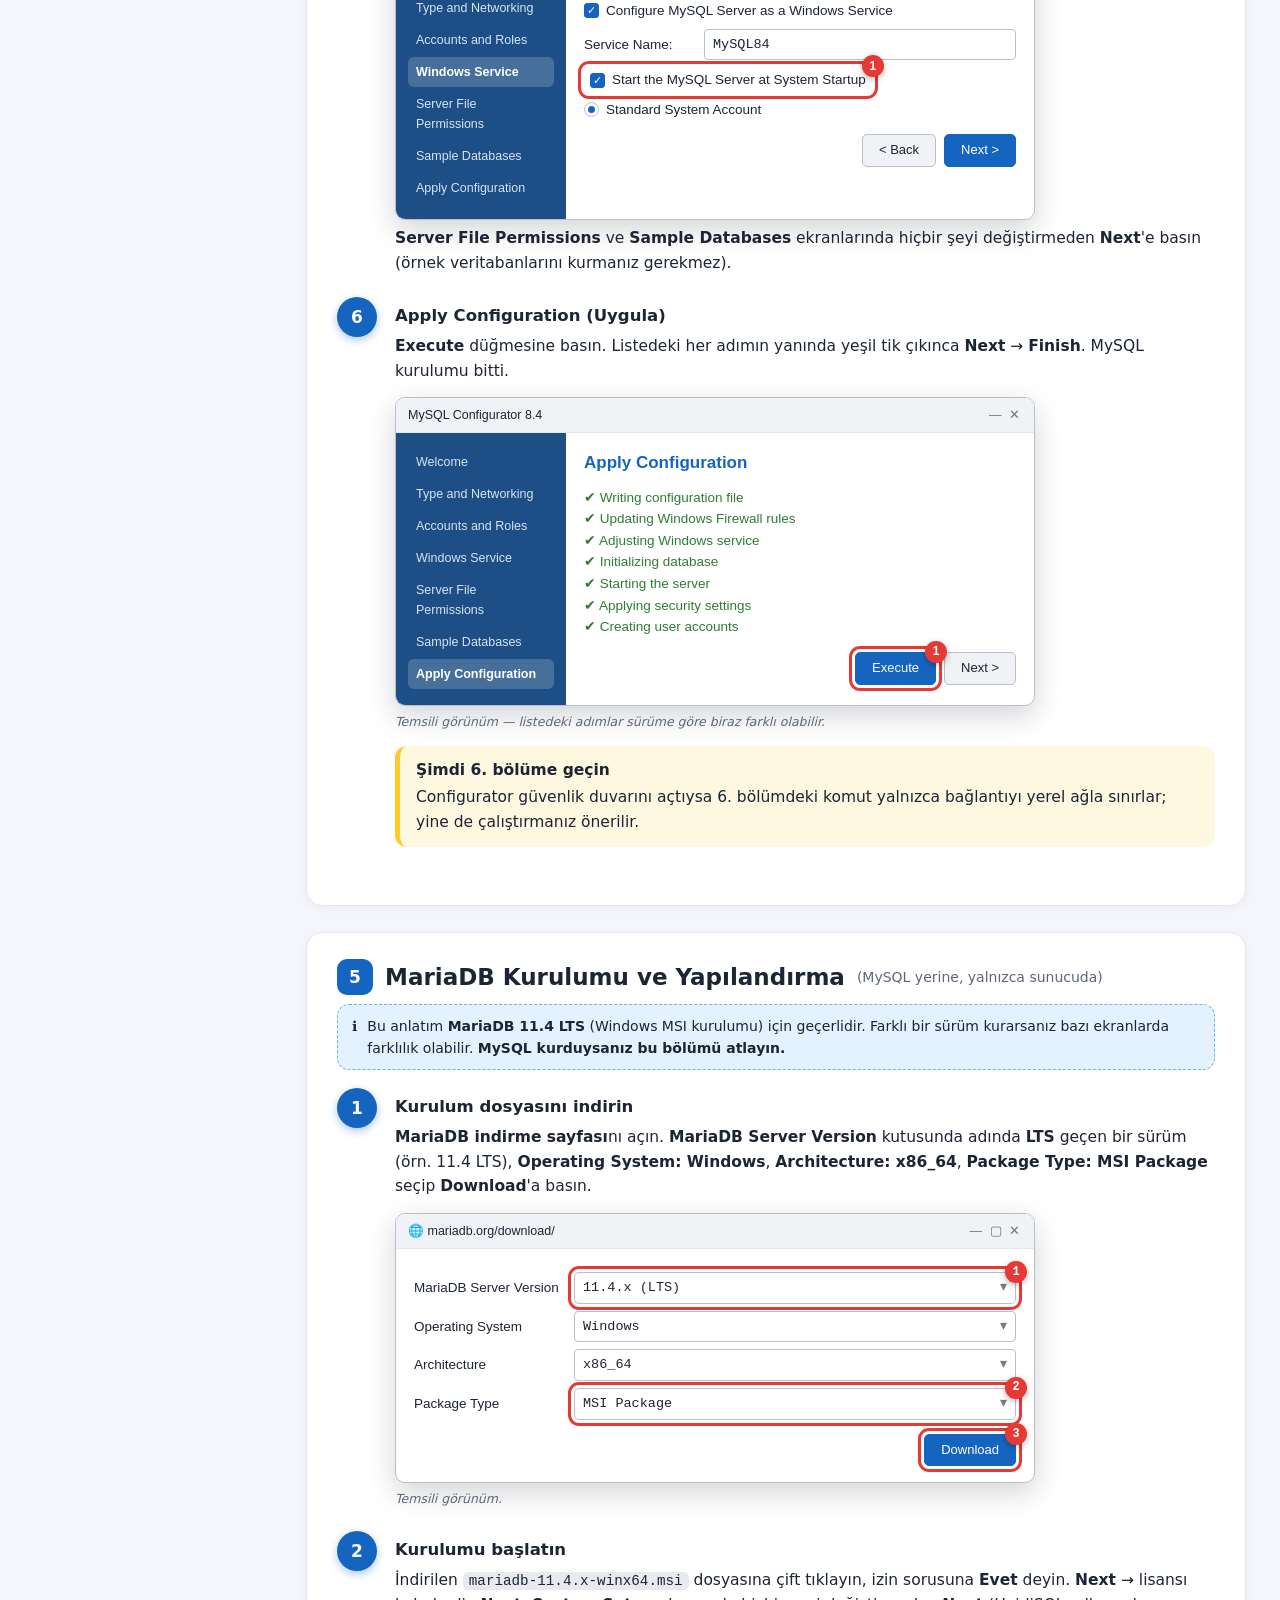
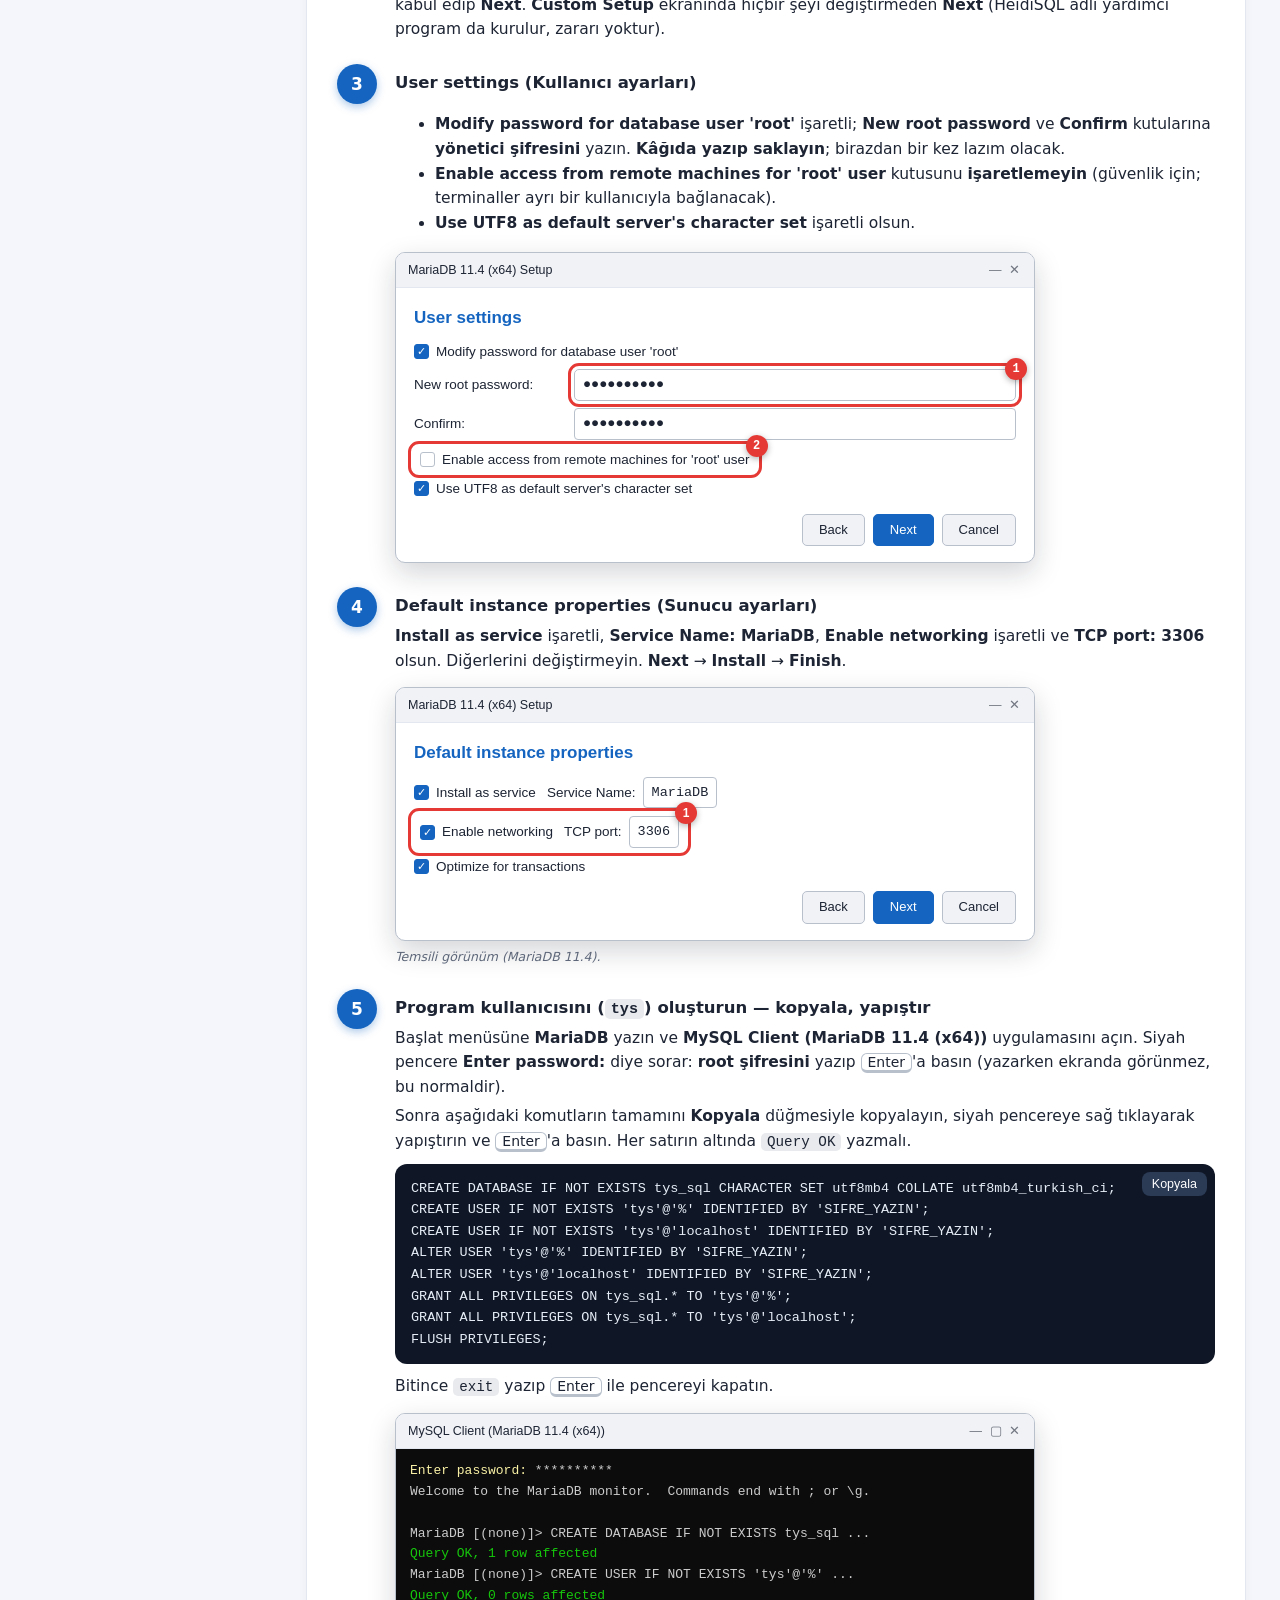
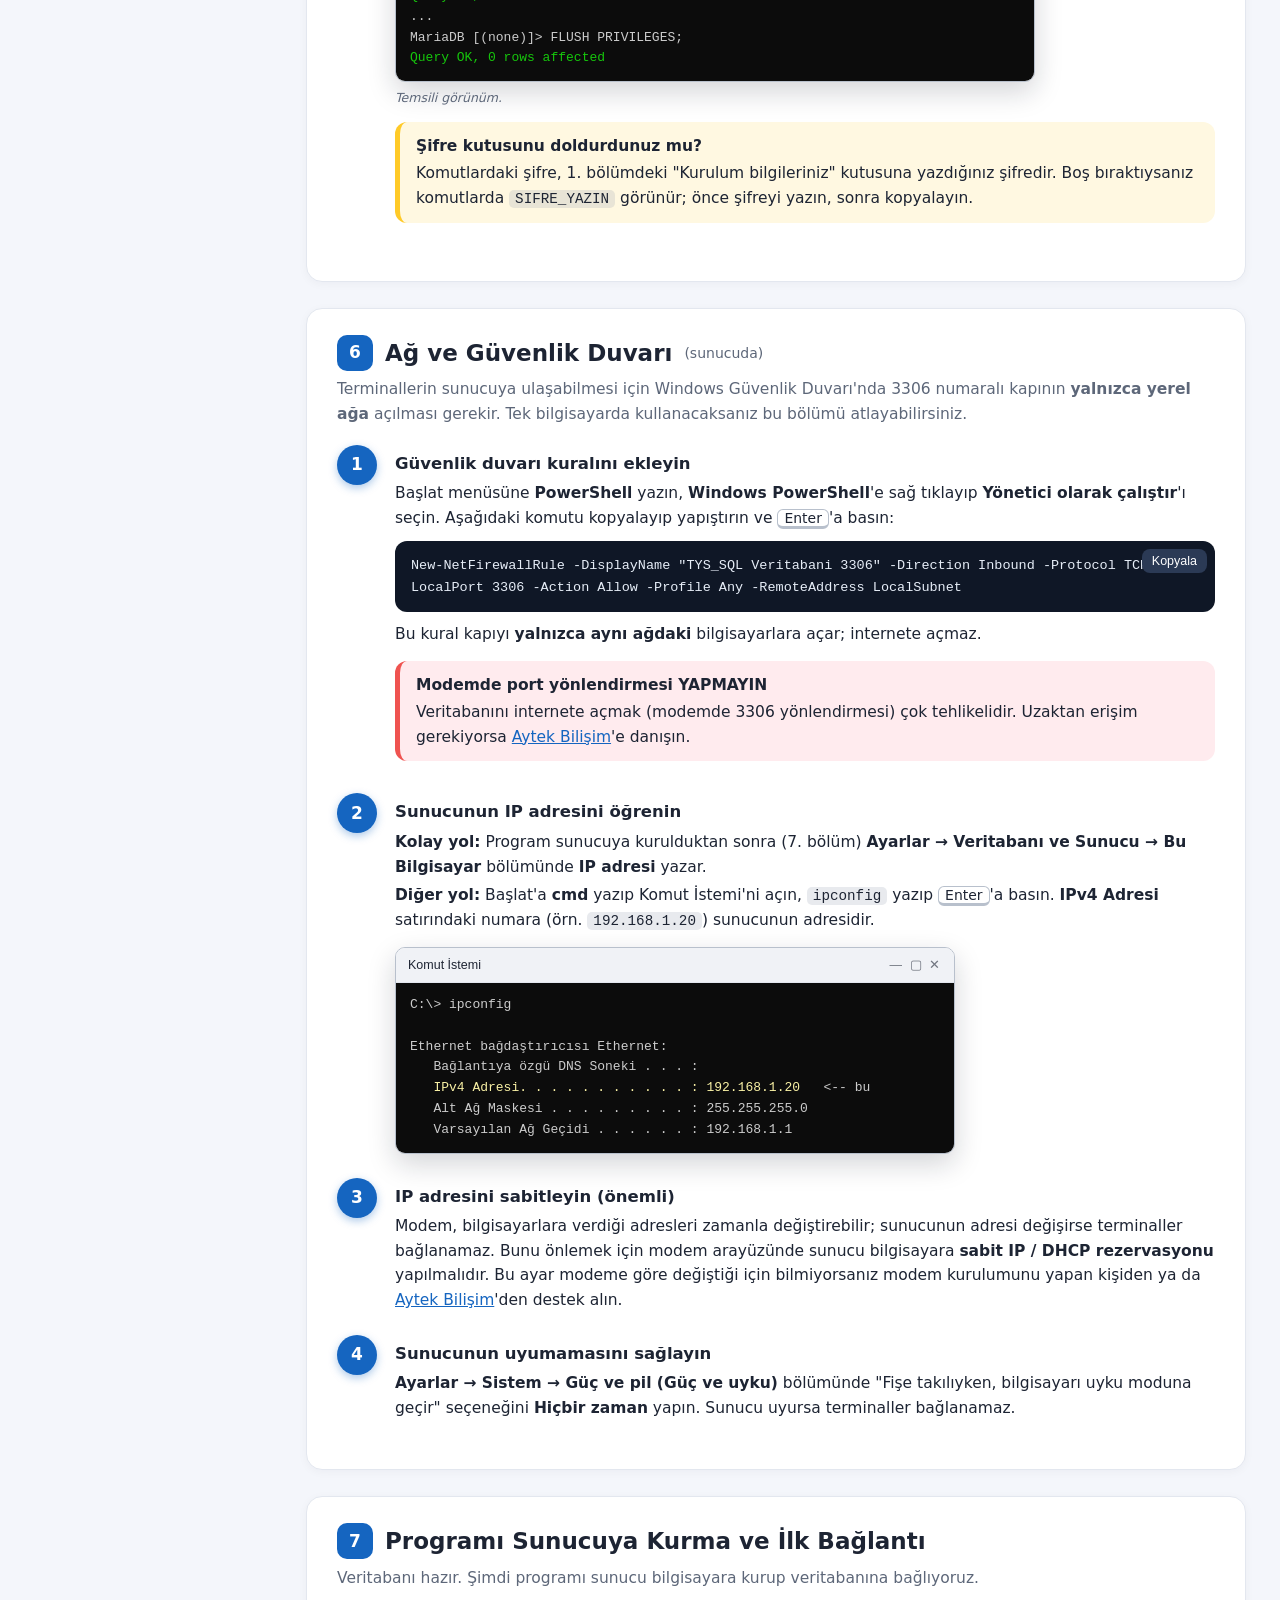
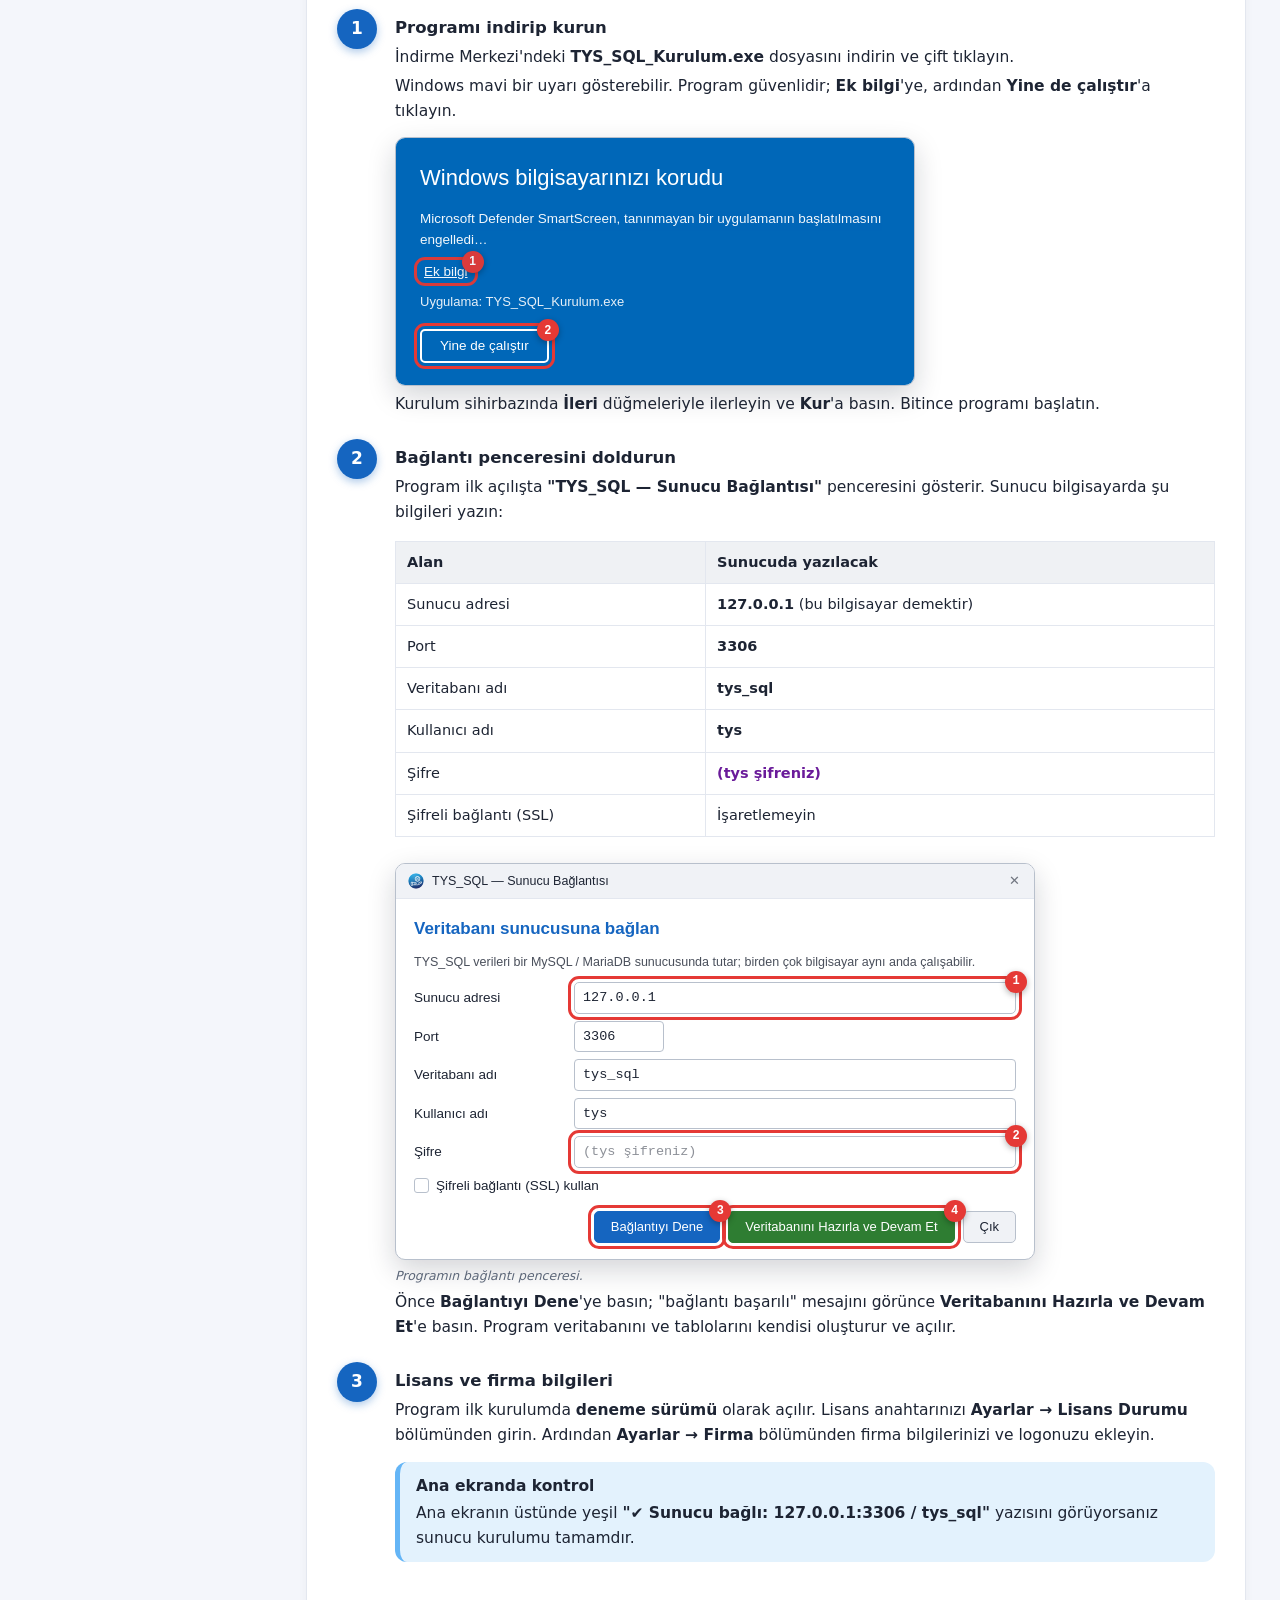
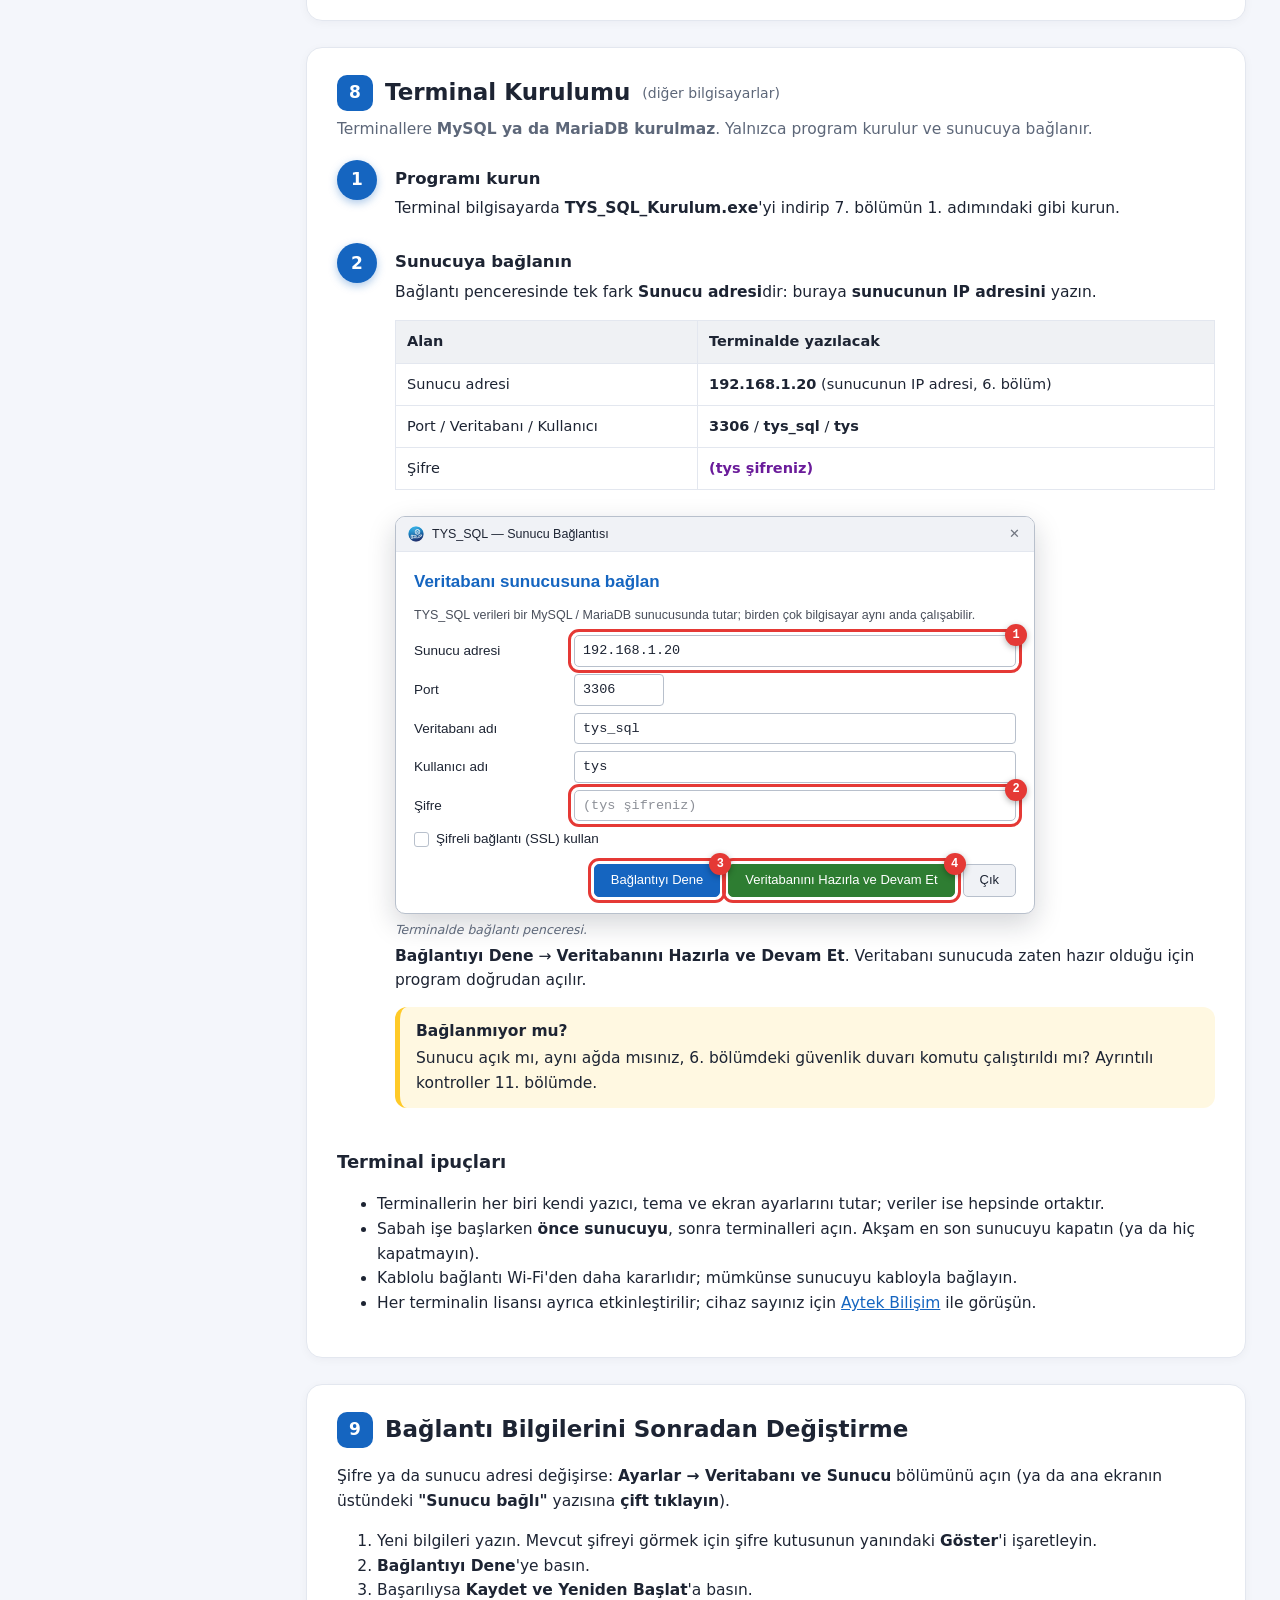
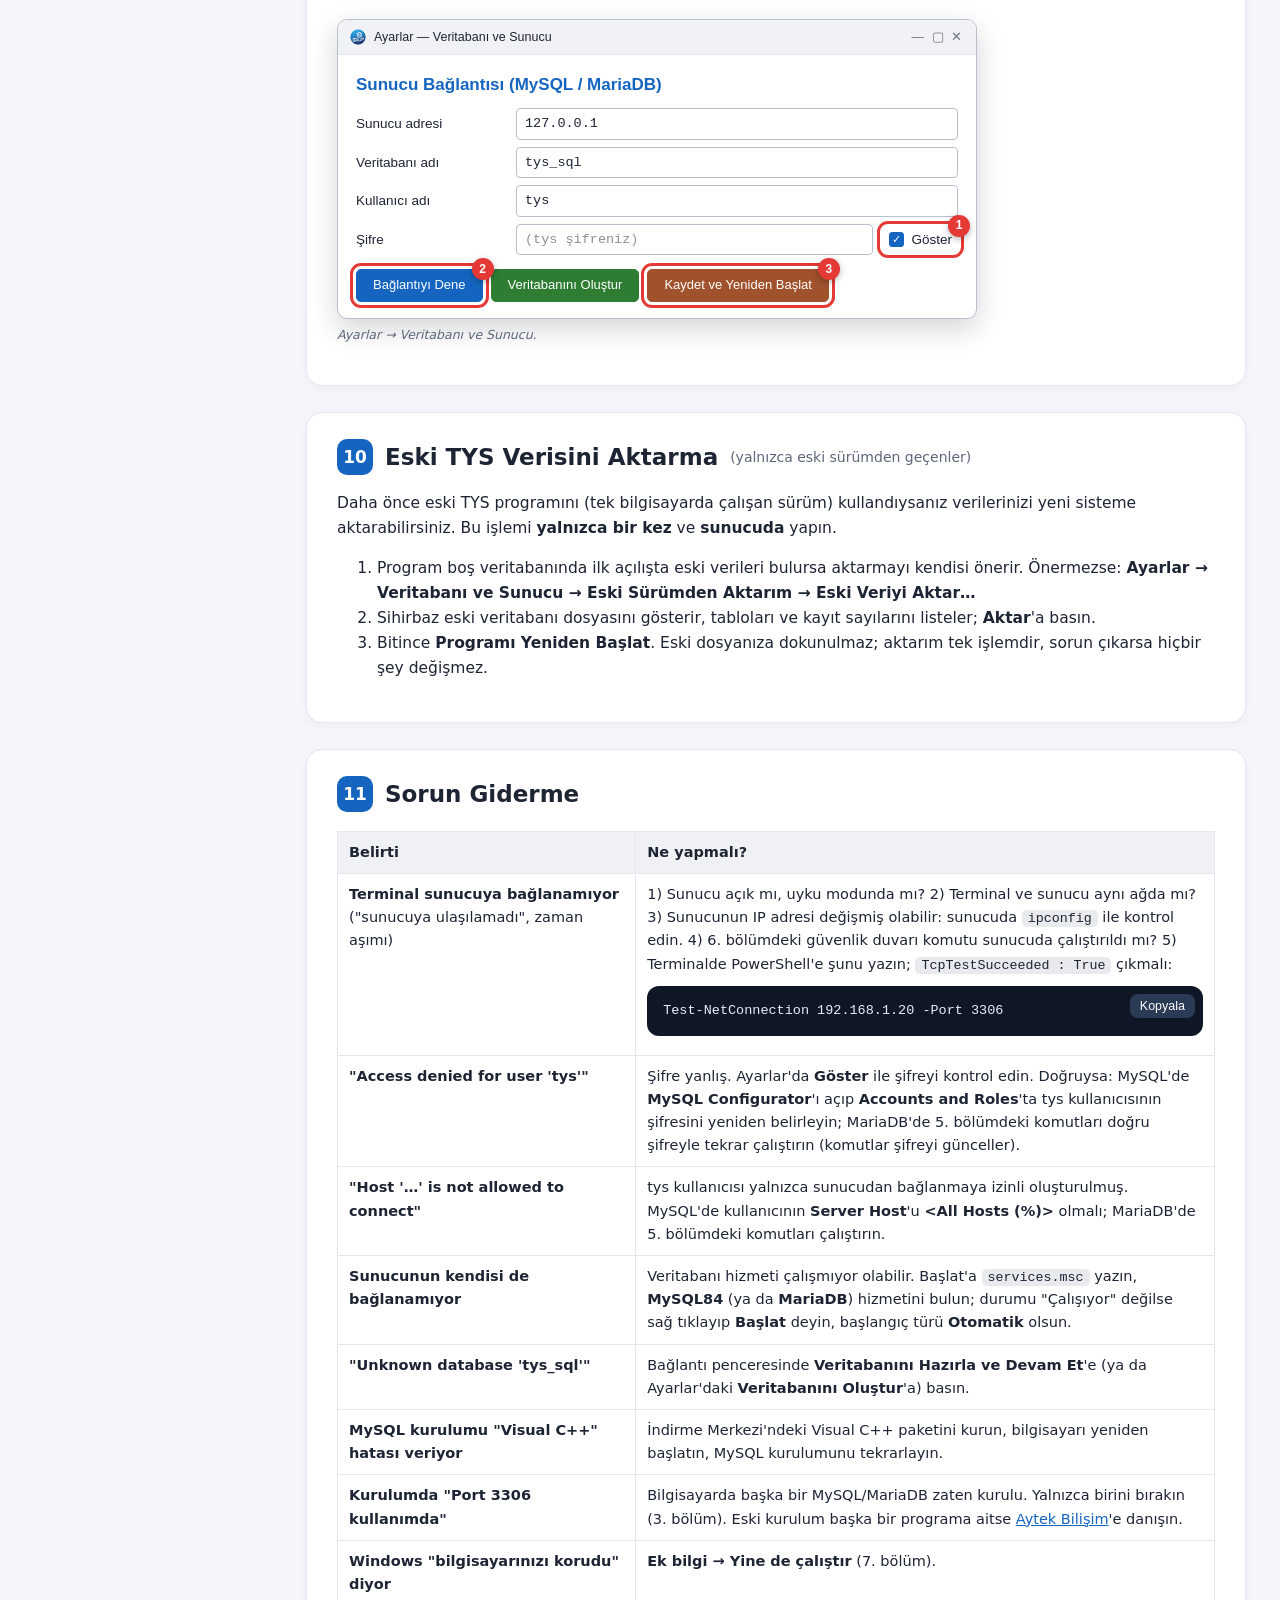
<file: indir/TYS_SQL_Kurulum_Kilavuzu.html>
<!DOCTYPE html>
<html lang="tr">
<head>
<meta charset="utf-8">
<meta name="viewport" content="width=device-width, initial-scale=1">
<title>Ticari Yönetim Sistemi SQL — Sunucu ve Terminal Kurulum Kılavuzu</title>
<link rel="icon" href="[data-uri]">
<style>
:root{
  --bg:#f4f6fb; --kart:#ffffff; --yazi:#1d2433; --soluk:#5d6779; --cizgi:#e3e7ef;
  --ana:#1565c0; --ana2:#0d47a1; --vurgu:#e53935; --yesil:#2e7d32; --turuncu:#ef6c00; --mor:#6a1b9a;
  --menu:#0f2747; --menu2:#163763; --menuyazi:#dbe6f6; --kod:#0f1726; --kodyazi:#e6edf7;
  --not-bg:#fff8e1; --not-cizgi:#ffca28; --bilgi-bg:#e3f2fd; --bilgi-cizgi:#64b5f6; --tehlike-bg:#ffebee; --tehlike-cizgi:#ef5350;
  --win:#ffffff; --winbar:#f0f2f6; --winyazi:#1d2433; --input:#ffffff; --inputcizgi:#b8c0cc;
}
@media (prefers-color-scheme: dark){
  :root{
    --bg:#0e141f; --kart:#151d2b; --yazi:#e5ebf5; --soluk:#9aa6b8; --cizgi:#253247;
    --ana:#64a8ff; --ana2:#3d8bfd; --vurgu:#ff6b6b; --yesil:#66bb6a; --turuncu:#ffa726; --mor:#ce93d8;
    --menu:#0a1424; --menu2:#12223b; --menuyazi:#c9d7ec; --kod:#070c15; --kodyazi:#e6edf7;
    --not-bg:#2a2410; --not-cizgi:#c8a12a; --bilgi-bg:#0f2236; --bilgi-cizgi:#3d8bfd; --tehlike-bg:#2c1416; --tehlike-cizgi:#e05555;
    --win:#1b2433; --winbar:#232e40; --winyazi:#e5ebf5; --input:#111926; --inputcizgi:#3a4a63;
  }
}
*{box-sizing:border-box}
html{scroll-behavior:smooth}
body{margin:0;font-family:"Segoe UI",system-ui,-apple-system,Roboto,Arial,sans-serif;background:var(--bg);color:var(--yazi);line-height:1.6;font-size:15.5px}
a{color:var(--ana)}
/* ---------- Ust baslik ---------- */
header.ust{background:linear-gradient(120deg,#0d2b55 0%,#1565c0 55%,#1e88e5 100%);color:#fff;padding:26px 32px 22px 300px;position:relative;overflow:hidden}
header.ust:after{content:"";position:absolute;right:-80px;top:-80px;width:320px;height:320px;border-radius:50%;background:rgba(255,255,255,.07)}
.marka{display:flex;align-items:center;gap:18px;position:relative;z-index:1}
.marka img{width:76px;height:76px;border-radius:50%;box-shadow:0 6px 18px rgba(0,0,0,.35);background:#fff}
.marka h1{margin:0;font-size:28px;letter-spacing:.3px;line-height:1.2}
.marka .alt{font-size:16px;opacity:.92;margin-top:4px}
.hazirlayan{position:relative;z-index:1;margin-top:14px;display:inline-flex;align-items:center;gap:10px;background:rgba(255,255,255,.14);border:1px solid rgba(255,255,255,.28);padding:6px 14px;border-radius:999px;font-size:13.5px}
.hazirlayan b{letter-spacing:1.2px}
/* ---------- Yan menu ---------- */
nav.yan{position:fixed;top:0;left:0;bottom:0;width:272px;background:var(--menu);color:var(--menuyazi);overflow-y:auto;z-index:20;padding:18px 0 30px}
nav.yan .baslik{display:flex;align-items:center;gap:10px;padding:0 18px 16px;border-bottom:1px solid rgba(255,255,255,.08);margin-bottom:10px}
nav.yan .baslik img{width:40px;height:40px;border-radius:50%;background:#fff}
nav.yan .baslik div{font-weight:700;font-size:14.5px;line-height:1.25;color:#fff}
nav.yan .baslik small{display:block;font-weight:400;opacity:.75;font-size:12px}
nav.yan .grup{font-size:11.5px;letter-spacing:1.4px;text-transform:uppercase;opacity:.55;padding:14px 20px 6px}
nav.yan a{display:flex;align-items:center;gap:11px;padding:9px 18px;color:var(--menuyazi);text-decoration:none;font-size:14.5px;border-left:3px solid transparent}
nav.yan a:hover{background:var(--menu2)}
nav.yan a.aktif{background:var(--menu2);border-left-color:#4fc3f7;color:#fff}
nav.yan a .no{flex:0 0 24px;height:24px;border-radius:50%;display:inline-flex;align-items:center;justify-content:center;font-size:12px;font-weight:700;background:rgba(255,255,255,.12)}
nav.yan a.aktif .no{background:#4fc3f7;color:#0f2747}
.menu-dugme{display:none}
/* ---------- Icerik ---------- */
main{margin-left:272px;padding:26px 34px 60px;max-width:1180px}
section{background:var(--kart);border:1px solid var(--cizgi);border-radius:16px;padding:26px 30px;margin:0 0 26px;scroll-margin-top:16px;box-shadow:0 2px 10px rgba(16,24,40,.04)}
section>h2{margin:0 0 6px;font-size:23px;display:flex;align-items:center;gap:12px}
section>h2 .rozet{flex:0 0 36px;height:36px;border-radius:10px;background:var(--ana);color:#fff;display:inline-flex;align-items:center;justify-content:center;font-size:17px}
.giris{color:var(--soluk);margin:0 0 18px}
h3{font-size:18px;margin:26px 0 8px}
/* Adimlar */
.adim{display:grid;grid-template-columns:44px 1fr;gap:14px;margin:18px 0}
.adim .n{width:40px;height:40px;border-radius:50%;background:var(--ana);color:#fff;font-weight:700;display:flex;align-items:center;justify-content:center;font-size:17px;box-shadow:0 3px 8px rgba(21,101,192,.35)}
.adim h4{margin:6px 0 4px;font-size:16.5px}
.adim p{margin:4px 0}
/* Kutular */
.kutu{border-radius:12px;padding:12px 16px;margin:14px 0;border-left:5px solid}
.kutu.not{background:var(--not-bg);border-color:var(--not-cizgi)}
.kutu.bilgi{background:var(--bilgi-bg);border-color:var(--bilgi-cizgi)}
.kutu.tehlike{background:var(--tehlike-bg);border-color:var(--tehlike-cizgi)}
.kutu b.bas{display:block;margin-bottom:2px}
.surum-not{display:flex;gap:10px;align-items:flex-start;background:var(--bilgi-bg);border:1px dashed var(--bilgi-cizgi);border-radius:12px;padding:10px 14px;margin:8px 0 18px;font-size:14px}
/* Kod */
.kod{position:relative;background:var(--kod);color:var(--kodyazi);border-radius:12px;padding:14px 16px;font-family:Consolas,"Cascadia Mono",monospace;font-size:13.5px;white-space:pre-wrap;word-break:break-word;margin:10px 0}
.kod .kopyala{position:absolute;top:8px;right:8px;background:#2b3a55;color:#fff;border:0;border-radius:8px;padding:5px 10px;font-size:12.5px;cursor:pointer}
.kod .kopyala:hover{background:#3d5277}
code{background:rgba(127,140,160,.18);padding:1px 6px;border-radius:5px;font-family:Consolas,monospace;font-size:.92em}
kbd{border:1px solid var(--inputcizgi);border-bottom-width:3px;border-radius:6px;padding:0 6px;font-family:inherit;font-size:.9em;background:var(--kart)}
/* Indirme kartlari */
.kartlar{display:grid;grid-template-columns:repeat(auto-fit,minmax(250px,1fr));gap:16px;margin:16px 0}
.ikart{border:1px solid var(--cizgi);border-radius:14px;padding:18px;display:flex;flex-direction:column;gap:8px;background:var(--kart)}
.ikart .ust2{display:flex;align-items:center;gap:12px}
.ikart .simge{width:46px;height:46px;border-radius:12px;display:flex;align-items:center;justify-content:center;color:#fff;font-weight:800;font-size:15px}
.ikart h4{margin:0;font-size:16px}
.ikart p{margin:0;color:var(--soluk);font-size:14px;flex:1}
.ikart .etiket{font-size:12px;font-weight:600;padding:2px 8px;border-radius:999px;display:inline-block;width:fit-content}
.indir{display:inline-flex;align-items:center;justify-content:center;gap:8px;background:var(--ana);color:#fff !important;text-decoration:none;padding:10px 14px;border-radius:10px;font-weight:600;font-size:14.5px}
.indir:hover{background:var(--ana2)}
.indir.ikincil{background:transparent;color:var(--ana) !important;border:1.5px solid var(--ana)}
/* Bilgi formu */
.bilgiler{display:grid;grid-template-columns:repeat(auto-fit,minmax(260px,1fr));gap:14px;background:linear-gradient(135deg,rgba(21,101,192,.08),rgba(106,27,154,.06));border:1px solid var(--cizgi);border-radius:14px;padding:16px 18px;margin:16px 0}
.bilgiler label{font-weight:600;font-size:14px;display:block;margin-bottom:4px}
.bilgiler input{width:100%;padding:9px 12px;border-radius:9px;border:1px solid var(--inputcizgi);background:var(--input);color:var(--yazi);font-size:15px}
.bilgiler small{color:var(--soluk);font-size:12.5px}
.deger{font-weight:700;color:var(--mor)}
/* Kontrol listesi */
ul.kontrol{list-style:none;padding:0;margin:10px 0}
ul.kontrol li{display:flex;gap:10px;align-items:flex-start;padding:6px 0;border-bottom:1px dashed var(--cizgi)}
ul.kontrol input{margin-top:5px;transform:scale(1.15)}
/* Tablolar */
table{border-collapse:collapse;width:100%;margin:12px 0;font-size:14.5px}
th,td{border:1px solid var(--cizgi);padding:9px 11px;text-align:left;vertical-align:top}
th{background:rgba(127,140,160,.12)}
.tablo-kap{overflow-x:auto}
/* ---------- Temsili pencereler ---------- */
.ekran{margin:14px 0 6px;max-width:640px}
.ekran-alt{font-size:12.5px;color:var(--soluk);margin:4px 0 14px;font-style:italic}
.win{background:var(--win);color:var(--winyazi);border:1px solid var(--inputcizgi);border-radius:10px;box-shadow:0 10px 28px rgba(16,24,40,.18);overflow:hidden;font-size:13.5px;font-family:"Segoe UI",Arial,sans-serif}
.win .bar{display:flex;align-items:center;gap:8px;background:var(--winbar);padding:7px 12px;border-bottom:1px solid var(--cizgi);font-size:12.5px}
.win .bar img{width:16px;height:16px;border-radius:50%}
.win .bar .kontroller{margin-left:auto;display:flex;gap:14px;opacity:.6;letter-spacing:2px}
.win .govde{padding:16px 18px;position:relative}
.win .govde.yan2{display:grid;grid-template-columns:170px 1fr;padding:0}
.win .adimlar{background:#1d4f86;color:#d6e4f5;padding:14px 12px;font-size:12.5px}
.win .adimlar div{padding:5px 8px;border-radius:6px;margin-bottom:2px}
.win .adimlar div.su{background:rgba(255,255,255,.18);color:#fff;font-weight:600}
.win .sag{padding:16px 18px;position:relative}
.win .sayfa-baslik{font-size:17px;font-weight:600;margin:0 0 10px;color:var(--ana)}
.satir{display:grid;grid-template-columns:150px 1fr;gap:10px;align-items:center;margin:7px 0}
.satir.dar{grid-template-columns:110px 1fr}
.kutucuk{border:1px solid var(--inputcizgi);background:var(--input);border-radius:4px;padding:4px 8px;min-height:26px;font-family:Consolas,"Segoe UI",monospace}
.secim{display:flex;align-items:center;gap:7px;margin:6px 0}
.secim .kare{width:15px;height:15px;border:1.5px solid var(--inputcizgi);border-radius:3px;display:inline-flex;align-items:center;justify-content:center;font-size:11px;line-height:1;background:var(--input)}
.secim .kare.isaret{background:#1565c0;border-color:#1565c0;color:#fff}
.secim .yuvarlak{width:15px;height:15px;border:1.5px solid var(--inputcizgi);border-radius:50%;display:inline-block;position:relative;background:var(--input)}
.secim .yuvarlak.isaret:after{content:"";position:absolute;inset:3px;border-radius:50%;background:#1565c0}
.dugmeler{display:flex;gap:8px;justify-content:flex-end;margin-top:14px;flex-wrap:wrap}
.mbtn{border:1px solid var(--inputcizgi);background:var(--winbar);color:var(--winyazi);border-radius:5px;padding:5px 16px;font-size:13px}
.mbtn.mavi{background:#1565c0;color:#fff;border-color:#1565c0}
.mbtn.yesil{background:#2e7d32;color:#fff;border-color:#2e7d32}
.mbtn.kahve{background:#a0522d;color:#fff;border-color:#a0522d}
.hl{outline:3px solid var(--vurgu);outline-offset:3px;border-radius:5px;position:relative}
.isaretci{position:absolute;right:-12px;top:-12px;width:22px;height:22px;border-radius:50%;background:var(--vurgu);color:#fff;font-size:12px;font-weight:700;display:flex;align-items:center;justify-content:center;box-shadow:0 2px 6px rgba(0,0,0,.3);z-index:2}
.konsol{background:#0c0c0c;color:#cccccc;font-family:Consolas,monospace;font-size:13px;padding:12px 14px;white-space:pre-wrap;min-height:120px}
.konsol .g{color:#16c60c}.konsol .s{color:#f9f1a5}
.tablo-mini{width:100%;border-collapse:collapse;font-size:12.5px}
.tablo-mini th,.tablo-mini td{border:1px solid var(--cizgi);padding:4px 6px}
.dropdown{display:flex;justify-content:space-between}
.dropdown:after{content:"\25BE";opacity:.6}
.smartscreen{background:#0067b8;color:#fff;padding:22px 24px;font-family:"Segoe UI",Arial}
.smartscreen h5{font-size:22px;font-weight:300;margin:0 0 12px}
.smartscreen .link{text-decoration:underline;opacity:.95}
.smartscreen .sbtn{display:inline-block;border:2px solid #fff;padding:4px 18px;margin-top:16px}
/* Sema */
.sema{background:var(--kart);border:1px solid var(--cizgi);border-radius:14px;padding:10px;margin:14px 0}
.sema svg{width:100%;height:auto;display:block}
/* Alt bilgi */
footer{margin-left:272px;padding:22px 34px 40px;color:var(--soluk);font-size:13.5px}
/* Mobil */
@media (max-width:900px){
  nav.yan{transform:translateX(-100%);transition:transform .25s}
  nav.yan.acik{transform:none;box-shadow:0 0 40px rgba(0,0,0,.4)}
  header.ust{padding:22px 20px 18px 20px}
  main,footer{margin-left:0;padding:18px 14px 50px}
  section{padding:20px 16px}
  .menu-dugme{display:inline-flex;position:fixed;right:14px;bottom:14px;z-index:30;background:var(--ana);color:#fff;border:0;border-radius:999px;padding:12px 18px;font-weight:700;box-shadow:0 6px 18px rgba(0,0,0,.3)}
  .win .govde.yan2{grid-template-columns:1fr}.win .adimlar{display:none}
  .satir{grid-template-columns:1fr}
}
@media print{
  nav.yan,.menu-dugme,.kopyala,.bilgiler{display:none !important}
  main,footer{margin-left:0}
  header.ust{padding-left:24px}
  section{break-inside:avoid-page;box-shadow:none}
  body{background:#fff}
}
</style>
</head>
<body>

<nav class="yan" id="menu">
  <div class="baslik"><img src="[data-uri]" alt=""><div>Ticari Yönetim Sistemi SQL<small>Kurulum Kılavuzu</small></div></div>
  <div class="grup">Hazırlık</div>
  <a href="#baslarken"><span class="no">1</span>Başlamadan Önce</a>
  <a href="#indir"><span class="no">2</span>İndirme Merkezi</a>
  <a href="#hangisi"><span class="no">3</span>MySQL mi, MariaDB mi?</a>
  <div class="grup">Sunucu Bilgisayar</div>
  <a href="#mysql"><span class="no">4</span>MySQL Kurulumu</a>
  <a href="#mariadb"><span class="no">5</span>MariaDB Kurulumu</a>
  <a href="#ag"><span class="no">6</span>Ağ ve Güvenlik Duvarı</a>
  <a href="#sunucu-program"><span class="no">7</span>Programı Sunucuya Kurma</a>
  <div class="grup">Diğer Bilgisayarlar</div>
  <a href="#terminal"><span class="no">8</span>Terminal Kurulumu</a>
  <a href="#ayarlar"><span class="no">9</span>Bağlantıyı Değiştirme</a>
  <a href="#aktarim"><span class="no">10</span>Eski TYS Verisini Aktarma</a>
  <div class="grup">Yardım</div>
  <a href="#sorun"><span class="no">11</span>Sorun Giderme</a>
  <a href="#ipuclari"><span class="no">12</span>İpuçları ve Güvenlik</a>
  <a href="#destek"><span class="no">13</span>Destek ve İletişim</a>
</nav>
<button class="menu-dugme" id="menuDugme" type="button">☰ Menü</button>

<header class="ust">
  <div class="marka">
    <img src="[data-uri]" alt="TYS_SQL">
    <div>
      <h1>Ticari Yönetim Sistemi SQL</h1>
      <div class="alt">Sunucu ve Terminal Kurulum Kılavuzu — adım adım, resimli anlatım</div>
    </div>
  </div>
  <div class="hazirlayan"><img src="[data-uri]" alt="Aytek Bilişim" style="width:28px;height:28px;border-radius:50%;margin:-2px 0 -2px -6px">Hazırlayan: <b>AYTEK BİLİŞİM</b></div>
</header>

<main>

<!-- ================= 1 ================= -->
<section id="baslarken">
  <h2><span class="rozet">1</span>Başlamadan Önce</h2>
  <p class="giris">Bu kılavuz, bilgisayar konusunda deneyimi olmayan birinin bile programı kurabilmesi için hazırlandı. Adımları sırayla izleyin; her adımda ekranda ne göreceğinizi gösteren temsili bir resim var.</p>

  <h3>Sistem nasıl çalışır?</h3>
  <p>Bütün verileriniz (cariler, teklifler, kasa, stok…) <b>tek bir bilgisayarda</b> durur. Bu bilgisayara <b>sunucu</b> diyoruz. Diğer bilgisayarlar (<b>terminaller</b>) ağ üzerinden bu sunucuya bağlanır ve hepsi aynı verileri görür.</p>
  <div class="sema">
    <svg viewBox="0 0 900 320" role="img" aria-label="Sunucu ve terminaller şeması">
      <defs><linearGradient id="g1" x1="0" x2="1"><stop offset="0" stop-color="#1565c0"/><stop offset="1" stop-color="#1e88e5"/></linearGradient></defs>
      <g font-family="Segoe UI,Arial" font-size="14">
        <rect x="290" y="20" width="320" height="120" rx="14" fill="url(#g1)"/>
        <text x="450" y="52" fill="#fff" font-size="17" font-weight="700" text-anchor="middle">SUNUCU</text>
        <text x="450" y="76" fill="#e3f2fd" text-anchor="middle">MySQL veya MariaDB</text>
        <text x="450" y="96" fill="#e3f2fd" text-anchor="middle">+ TYS_SQL programı</text>
        <text x="450" y="122" fill="#bbdefb" font-size="12" text-anchor="middle">Veriler burada durur (örn. 192.168.1.20)</text>
        <g stroke="#90a4ae" stroke-width="2.5" stroke-dasharray="6 5" fill="none">
          <path d="M450 140 L150 210"/><path d="M450 140 L450 210"/><path d="M450 140 L750 210"/>
        </g>
        <g>
          <rect x="60" y="210" width="180" height="70" rx="12" fill="#2e7d32"/><text x="150" y="240" fill="#fff" font-weight="700" text-anchor="middle">TERMİNAL 1</text><text x="150" y="262" fill="#e8f5e9" font-size="12.5" text-anchor="middle">yalnızca TYS_SQL</text>
          <rect x="360" y="210" width="180" height="70" rx="12" fill="#2e7d32"/><text x="450" y="240" fill="#fff" font-weight="700" text-anchor="middle">TERMİNAL 2</text><text x="450" y="262" fill="#e8f5e9" font-size="12.5" text-anchor="middle">yalnızca TYS_SQL</text>
          <rect x="660" y="210" width="180" height="70" rx="12" fill="#2e7d32"/><text x="750" y="240" fill="#fff" font-weight="700" text-anchor="middle">TERMİNAL 3</text><text x="750" y="262" fill="#e8f5e9" font-size="12.5" text-anchor="middle">yalnızca TYS_SQL</text>
        </g>
        <text x="450" y="306" fill="#78909c" font-size="13" text-anchor="middle">Hepsi aynı ağda (kablo / Wi-Fi) · bağlantı noktası (port) 3306</text>
      </g>
    </svg>
  </div>
  <div class="kutu bilgi"><b class="bas">Tek bilgisayarda mı kullanacaksınız?</b>O zaman sunucu ve terminal aynı bilgisayardır. 4–7. bölümleri yapmanız yeterli; 8. bölümü atlayın.</div>

  <h3>Kurulum bilgileriniz</h3>
  <p>Aşağıya kendi bilgilerinizi yazın. Kılavuzdaki komutlar ve örnek ekranlar <b>kendiliğinden</b> bu bilgilerle dolar; yazdıklarınız hiçbir yere gönderilmez, yalnızca bu sayfada kullanılır.</p>
  <div class="bilgiler">
    <div><label for="inSifre">Veritabanı kullanıcı şifresi (<code>tys</code> kullanıcısı)</label><input id="inSifre" type="text" placeholder="örn. Kasa.2026!Guclu" autocomplete="off"><small>En az 8 karakter; harf, rakam ve işaret karışık olsun. Bir yere not edin.</small></div>
    <div><label for="inIp">Sunucu bilgisayarın IP adresi</label><input id="inIp" type="text" placeholder="örn. 192.168.1.20" autocomplete="off"><small>Henüz bilmiyorsanız boş bırakın; 6. bölümde nasıl bulunacağı anlatılıyor.</small></div>
  </div>

  <h3>Neye ihtiyacınız var?</h3>
  <ul class="kontrol">
    <li><input type="checkbox"><span>Sunucu olacak bilgisayar: Windows 10 veya 11 (64 bit), en az 8 GB bellek önerilir, <b>sürekli açık</b> kalabilecek bir bilgisayar.</span></li>
    <li><input type="checkbox"><span>Tüm bilgisayarlar <b>aynı ağda</b> olmalı (aynı modeme kablo ya da Wi-Fi ile bağlı).</span></li>
    <li><input type="checkbox"><span>Kurulum sırasında <b>internet bağlantısı</b> ve bilgisayarlarda <b>yönetici (administrator)</b> yetkisi.</span></li>
    <li><input type="checkbox"><span>Şifreleri yazacağınız bir kâğıt ya da güvenli bir not. Kurulumda <b>iki şifre</b> belirleyeceksiniz: veritabanı yönetici (<code>root</code>) şifresi ve programın kullanacağı <code>tys</code> şifresi.</span></li>
  </ul>
  <div class="kutu not"><b class="bas">Kurulum sırası</b>1) Sunucuya MySQL <u>ya da</u> MariaDB kurulur → 2) Güvenlik duvarı ayarlanır → 3) Sunucuya program kurulur ve bağlanır → 4) Terminallere program kurulur.</div>
</section>

<!-- ================= 2 ================= -->
<section id="indir">
  <h2><span class="rozet">2</span>İndirme Merkezi</h2>
  <p class="giris">Gerekli bütün dosyalar burada. Sunucuya veritabanı olarak <b>yalnızca birini</b> (MySQL <u>veya</u> MariaDB) kurun.</p>
  <div class="kartlar">
    <div class="ikart">
      <div class="ust2"><div class="simge" style="background:#fff;padding:0"><img src="[data-uri]" alt="" style="width:46px;height:46px;border-radius:12px"></div><div><h4>TYS_SQL Kurulumu</h4><span class="etiket" style="background:#e3f2fd;color:#0d47a1">Her bilgisayara</span></div></div>
      <p>Programın kurulum dosyası. Bu bağlantı her zaman <b>en son sürümü</b> indirir.</p>
      <a class="indir" href="https://github.com/ByHabit/TYS_SQL/releases/latest/download/TYS_SQL_Kurulum.exe">⬇ TYS_SQL_Kurulum.exe</a>
    </div>
    <div class="ikart">
      <div class="ust2"><div class="simge" style="background:#00758f">My</div><div><h4>MySQL Community Server</h4><span class="etiket" style="background:#e8f5e9;color:#1b5e20">Önerilen · yalnızca sunucuya</span></div></div>
      <p>Ücretsiz veritabanı sunucusu. Sayfada <b>8.4 LTS</b> sürümünü seçip <b>Windows MSI Installer</b> dosyasını indirin (4. bölüm).</p>
      <a class="indir" href="https://dev.mysql.com/downloads/mysql/" target="_blank" rel="noopener">MySQL indirme sayfası ↗</a>
    </div>
    <div class="ikart">
      <div class="ust2"><div class="simge" style="background:#003545">Ma</div><div><h4>MariaDB Server</h4><span class="etiket" style="background:#fff3e0;color:#e65100">Alternatif · yalnızca sunucuya</span></div></div>
      <p>MySQL ile uyumlu ücretsiz alternatif. <b>LTS</b> yazan bir sürümün <b>Windows · x86_64 · MSI</b> paketini indirin (5. bölüm).</p>
      <a class="indir" href="https://mariadb.org/download/" target="_blank" rel="noopener">MariaDB indirme sayfası ↗</a>
    </div>
    <div class="ikart">
      <div class="ust2"><div class="simge" style="background:#5c2d91">C++</div><div><h4>Visual C++ Yeniden Dağıtılabilir</h4><span class="etiket" style="background:#f3e5f5;color:#4a148c">Gerekirse</span></div></div>
      <p>MySQL kurulumu "Visual C++" ya da "VCRUNTIME140.dll" hatası verirse önce bunu kurun, sonra MySQL kurulumunu tekrarlayın.</p>
      <a class="indir ikincil" href="https://aka.ms/vs/17/release/vc_redist.x64.exe">⬇ vc_redist.x64.exe (Microsoft)</a>
    </div>
  </div>
  <div class="kutu bilgi"><b class="bas">Dosyaları nereye kaydedeyim?</b>Tarayıcının indirdiği yer (genellikle <b>İndirilenler</b> klasörü) yeterlidir. İndirme bitince dosyaya çift tıklayarak kurulumu başlatırsınız.</div>
</section>

<!-- ================= 3 ================= -->
<section id="hangisi">
  <h2><span class="rozet">3</span>MySQL mi, MariaDB mi?</h2>
  <p class="giris">İkisi de ücretsiz ve programla çalışır. Kararsızsanız <b>MySQL</b> kurun: kurulum sihirbazı programın kullanıcısını da kendisi oluşturduğu için komut yazmanız gerekmez.</p>
  <div class="tablo-kap"><table>
    <tr><th></th><th>MySQL 8.4 LTS</th><th>MariaDB LTS</th></tr>
    <tr><td>Kurulum</td><td>Kurulum + "MySQL Configurator" sihirbazı</td><td>Tek kurulum sihirbazı</td></tr>
    <tr><td>Program kullanıcısı (<code>tys</code>)</td><td>Sihirbazda tıklayarak oluşturulur</td><td>Hazır komut kopyalanıp yapıştırılır</td></tr>
    <tr><td>Güvenlik duvarı</td><td>Sihirbazda tek kutucuk</td><td>Hazır komut ile</td></tr>
    <tr><td>Kimler için</td><td><b>Önerilen</b>, en kolay yol</td><td>MariaDB'yi tercih edenler</td></tr>
  </table></div>
  <div class="kutu tehlike"><b class="bas">İkisini birden kurmayın</b>Aynı bilgisayara hem MySQL hem MariaDB kurulursa ikisi de 3306 numaralı kapıyı (port) kullanmak ister ve biri çalışmaz. Sadece birini seçin.</div>
</section>

<!-- ================= 4 ================= -->
<section id="mysql">
  <h2><span class="rozet">4</span>MySQL Kurulumu ve Yapılandırma <small style="font-weight:400;color:var(--soluk);font-size:14px">(yalnızca sunucuda)</small></h2>
  <div class="surum-not">ℹ️ <div>Bu anlatım <b>MySQL 8.4 LTS</b> (Windows MSI kurulumu ve MySQL Configurator) için geçerlidir. Farklı bir sürüm (örneğin 9.x) kurarsanız bazı ekranlarda farklılık olabilir; ekrandaki seçenek adları genellikle aynıdır.</div></div>

  <div class="adim"><div class="n">1</div><div>
    <h4>Kurulum dosyasını indirin</h4>
    <p>İndirme Merkezi'ndeki <b>MySQL indirme sayfası</b> bağlantısını açın. "Select Version" kutusundan <b>8.4.x LTS</b> sürümünü, "Select Operating System" kutusundan <b>Microsoft Windows</b>'u seçin. <b>Windows (x86, 64-bit), MSI Installer</b> satırındaki <b>Download</b> düğmesine basın.</p>
    <div class="ekran"><div class="win"><div class="bar">🌐 dev.mysql.com/downloads/mysql/<span class="kontroller">— ▢ ✕</span></div><div class="govde">
      <div class="sayfa-baslik">MySQL Community Server 8.4.x LTS</div>
      <div class="satir dar"><span>Select Version:</span><span class="kutucuk dropdown hl"><span>8.4.x LTS</span><span class="isaretci">1</span></span></div>
      <div class="satir dar"><span>Operating System:</span><span class="kutucuk dropdown"><span>Microsoft Windows</span></span></div>
      <table class="tablo-mini" style="margin-top:12px"><tr><td>Windows (x86, 64-bit), <b>MSI Installer</b><br><span style="opacity:.6">(mysql-8.4.x-winx64.msi)</span></td><td style="width:110px;text-align:center"><span class="mbtn mavi hl">Download<span class="isaretci">2</span></span></td></tr>
      <tr><td>Windows (x86, 64-bit), ZIP Archive</td><td style="text-align:center"><span class="mbtn">Download</span></td></tr></table>
    </div></div></div>
    <p>Açılan sayfada sizden üye olmanız istenir; üye olmanız <b>gerekmez</b>. Sayfanın altındaki <b>"No thanks, just start my download."</b> yazısına tıklayın; indirme başlar.</p>
    <div class="ekran" style="max-width:520px"><div class="win"><div class="bar">🌐 dev.mysql.com/downloads/file/…<span class="kontroller">— ▢ ✕</span></div><div class="govde" style="text-align:center">
      <div style="margin:4px 0 10px"><span class="mbtn mavi">Login »</span> <span class="mbtn">Sign Up »</span></div>
      <span class="hl" style="color:#1565c0;text-decoration:underline;padding:2px 6px">No thanks, just start my download.<span class="isaretci">3</span></span>
    </div></div></div>
    <p class="ekran-alt">Temsili görünüm — sayfanın tasarımı zamanla değişebilir.</p>
  </div></div>

  <div class="adim"><div class="n">2</div><div>
    <h4>Kurulumu başlatın</h4>
    <p>İndirilen <code>mysql-8.4.x-winx64.msi</code> dosyasına çift tıklayın. "Bu uygulamanın cihazınızda değişiklik yapmasına izin vermek istiyor musunuz?" sorusuna <b>Evet</b> deyin. Sırasıyla <b>Next</b> → lisans sözleşmesinde <b>I accept…</b> kutusunu işaretleyip <b>Next</b>.</p>
    <p>Kurulum türü ekranında <b>Typical</b>'ı seçin, ardından <b>Install</b>'a basın ve bitmesini bekleyin.</p>
    <div class="ekran"><div class="win"><div class="bar">MySQL Server 8.4 Setup<span class="kontroller">— ✕</span></div><div class="govde">
      <div class="sayfa-baslik">Choose Setup Type</div>
      <div class="secim hl" style="width:fit-content;padding:2px 6px"><span class="yuvarlak isaret"></span><b>Typical</b> — Installs the most common program features.<span class="isaretci">1</span></div>
      <div class="secim"><span class="yuvarlak"></span>Custom</div>
      <div class="secim"><span class="yuvarlak"></span>Complete</div>
      <div class="dugmeler"><span class="mbtn">Back</span><span class="mbtn mavi">Next</span><span class="mbtn">Cancel</span></div>
    </div></div></div>
    <p>Kurulum bitince son ekranda <b>"Run MySQL Configurator"</b> kutusu işaretli olsun ve <b>Finish</b>'e basın. Yapılandırma sihirbazı (MySQL Configurator) açılır.</p>
    <div class="ekran" style="max-width:520px"><div class="win"><div class="bar">MySQL Server 8.4 Setup<span class="kontroller">— ✕</span></div><div class="govde">
      <div class="sayfa-baslik">Completed the MySQL Server 8.4 Setup Wizard</div>
      <div class="secim hl" style="width:fit-content;padding:2px 6px"><span class="kare isaret">✓</span>Run MySQL Configurator<span class="isaretci">2</span></div>
      <div class="dugmeler"><span class="mbtn">Back</span><span class="mbtn mavi">Finish</span><span class="mbtn">Cancel</span></div>
    </div></div></div>
    <div class="kutu not"><b class="bas">"Visual C++" / "VCRUNTIME140.dll" hatası mı aldınız?</b>İndirme Merkezi'ndeki <b>Visual C++ Yeniden Dağıtılabilir</b> paketini kurun, bilgisayarı yeniden başlatın ve bu adımı tekrarlayın.</div>
  </div></div>

  <div class="adim"><div class="n">3</div><div>
    <h4>Type and Networking (Tür ve Ağ)</h4>
    <p>Configurator'ın karşılama ekranında <b>Next</b>'e basın. Bu ekranda:</p>
    <ul>
      <li><b>Config Type</b>: sunucu yalnızca bu işe ayrılmışsa <b>Server Computer</b>, aynı bilgisayarda başka işler de yapılıyorsa <b>Development Computer</b> (daha az bellek kullanır).</li>
      <li><b>TCP/IP</b> işaretli kalsın, <b>Port: 3306</b> değiştirmeyin.</li>
      <li><b>Open Windows Firewall ports for network access</b> kutusu <b>işaretli</b> olsun (terminallerin bağlanabilmesi için).</li>
    </ul>
    <div class="ekran"><div class="win"><div class="bar">MySQL Configurator 8.4<span class="kontroller">— ✕</span></div><div class="govde yan2">
      <div class="adimlar"><div>Welcome</div><div class="su">Type and Networking</div><div>Accounts and Roles</div><div>Windows Service</div><div>Server File Permissions</div><div>Sample Databases</div><div>Apply Configuration</div></div>
      <div class="sag">
        <div class="sayfa-baslik">Type and Networking</div>
        <div class="satir dar"><span>Config Type:</span><span class="kutucuk dropdown hl"><span>Development Computer</span><span class="isaretci">1</span></span></div>
        <div style="margin-top:10px;font-weight:600">Connectivity</div>
        <div class="secim"><span class="kare isaret">✓</span>TCP/IP &nbsp; Port: <span class="kutucuk hl" style="min-width:70px;display:inline-block">3306<span class="isaretci">2</span></span> &nbsp; X Protocol Port: <span class="kutucuk" style="display:inline-block">33060</span></div>
        <div class="secim hl" style="width:fit-content;padding:2px 6px"><span class="kare isaret">✓</span>Open Windows Firewall ports for network access<span class="isaretci">3</span></div>
        <div class="secim"><span class="kare"></span>Named Pipe</div>
        <div class="secim"><span class="kare"></span>Shared Memory</div>
        <div class="secim" style="margin-top:8px"><span class="kare"></span>Show Advanced and Logging Options</div>
        <div class="dugmeler"><span class="mbtn">&lt; Back</span><span class="mbtn mavi">Next &gt;</span></div>
      </div></div></div></div>
    <p class="ekran-alt">Temsili görünüm (MySQL 8.4).</p>
  </div></div>

  <div class="adim"><div class="n">4</div><div>
    <h4>Accounts and Roles (Hesaplar) — iki şifre</h4>
    <p><b>a) Root şifresi:</b> "MySQL Root Password" ve "Repeat Password" kutularına <b>yönetici şifresi</b> yazın. Bu şifre yalnızca bakım için gerekir; <b>kâğıda yazıp saklayın</b>, programa girmeyeceksiniz.</p>
    <p><b>b) Program kullanıcısı:</b> Alttaki <b>Add User</b> düğmesine basın ve açılan pencereyi doldurun:</p>
    <div class="tablo-kap"><table>
      <tr><th>Alan</th><th>Yazılacak / seçilecek</th></tr>
      <tr><td>User Name</td><td><b>tys</b></td></tr>
      <tr><td>Server Host</td><td><b>&lt;All Hosts (%)&gt;</b> — terminallerin bağlanabilmesi için şart</td></tr>
      <tr><td>Role</td><td><b>DB Admin</b></td></tr>
      <tr><td>Authentication</td><td>MySQL</td></tr>
      <tr><td>Password / Confirm Password</td><td><span class="deger v-sifre">(tys şifreniz)</span></td></tr>
    </table></div>
    <div class="ekran"><div class="win"><div class="bar">MySQL User Account<span class="kontroller">✕</span></div><div class="govde">
      <div class="satir"><span>User Name:</span><span class="kutucuk hl">tys<span class="isaretci">1</span></span></div>
      <div class="satir"><span>Server Host:</span><span class="kutucuk dropdown hl"><span>&lt;All Hosts (%)&gt;</span><span class="isaretci">2</span></span></div>
      <div class="satir"><span>Role:</span><span class="kutucuk dropdown hl"><span>DB Admin</span><span class="isaretci">3</span></span></div>
      <div class="satir"><span>Authentication:</span><span class="kutucuk dropdown"><span>MySQL</span></span></div>
      <div class="satir"><span>Password:</span><span class="kutucuk hl"><span class="v-sifre-gizli">●●●●●●●●</span><span class="isaretci">4</span></span></div>
      <div class="satir"><span>Confirm Password:</span><span class="kutucuk"><span class="v-sifre-gizli">●●●●●●●●</span></span></div>
      <div class="dugmeler"><span class="mbtn mavi">OK</span><span class="mbtn">Cancel</span></div>
    </div></div></div>
    <p>OK'e basınca <code>tys</code> kullanıcısı listede görünür. <b>Next</b> ile devam edin.</p>
    <div class="kutu bilgi"><b class="bas">Neden "tys" diye ayrı bir kullanıcı?</b>Program günlük işlerde yönetici (root) şifresini kullanmaz; böylece yönetici şifreniz terminallere yazılmaz. Veritabanını program ilk açılışta kendisi oluşturur.</div>
  </div></div>

  <div class="adim"><div class="n">5</div><div>
    <h4>Windows Service (Windows hizmeti)</h4>
    <p>Varsayılanları değiştirmeyin: <b>Configure MySQL Server as a Windows Service</b> ve <b>Start the MySQL Server at System Startup</b> işaretli olsun (bilgisayar açılınca veritabanı kendiliğinden başlar). <b>Next</b>.</p>
    <div class="ekran"><div class="win"><div class="bar">MySQL Configurator 8.4<span class="kontroller">— ✕</span></div><div class="govde yan2">
      <div class="adimlar"><div>Welcome</div><div>Type and Networking</div><div>Accounts and Roles</div><div class="su">Windows Service</div><div>Server File Permissions</div><div>Sample Databases</div><div>Apply Configuration</div></div>
      <div class="sag">
        <div class="sayfa-baslik">Windows Service</div>
        <div class="secim"><span class="kare isaret">✓</span>Configure MySQL Server as a Windows Service</div>
        <div class="satir dar"><span>Service Name:</span><span class="kutucuk">MySQL84</span></div>
        <div class="secim hl" style="width:fit-content;padding:2px 6px"><span class="kare isaret">✓</span>Start the MySQL Server at System Startup<span class="isaretci">1</span></div>
        <div class="secim"><span class="yuvarlak isaret"></span>Standard System Account</div>
        <div class="dugmeler"><span class="mbtn">&lt; Back</span><span class="mbtn mavi">Next &gt;</span></div>
      </div></div></div></div>
    <p><b>Server File Permissions</b> ve <b>Sample Databases</b> ekranlarında hiçbir şeyi değiştirmeden <b>Next</b>'e basın (örnek veritabanlarını kurmanız gerekmez).</p>
  </div></div>

  <div class="adim"><div class="n">6</div><div>
    <h4>Apply Configuration (Uygula)</h4>
    <p><b>Execute</b> düğmesine basın. Listedeki her adımın yanında yeşil tik çıkınca <b>Next</b> → <b>Finish</b>. MySQL kurulumu bitti.</p>
    <div class="ekran"><div class="win"><div class="bar">MySQL Configurator 8.4<span class="kontroller">— ✕</span></div><div class="govde yan2">
      <div class="adimlar"><div>Welcome</div><div>Type and Networking</div><div>Accounts and Roles</div><div>Windows Service</div><div>Server File Permissions</div><div>Sample Databases</div><div class="su">Apply Configuration</div></div>
      <div class="sag">
        <div class="sayfa-baslik">Apply Configuration</div>
        <div style="color:#2e7d32">✔ Writing configuration file<br>✔ Updating Windows Firewall rules<br>✔ Adjusting Windows service<br>✔ Initializing database<br>✔ Starting the server<br>✔ Applying security settings<br>✔ Creating user accounts</div>
        <div class="dugmeler"><span class="mbtn mavi hl">Execute<span class="isaretci">1</span></span><span class="mbtn">Next &gt;</span></div>
      </div></div></div></div>
    <p class="ekran-alt">Temsili görünüm — listedeki adımlar sürüme göre biraz farklı olabilir.</p>
    <div class="kutu not"><b class="bas">Şimdi 6. bölüme geçin</b>Configurator güvenlik duvarını açtıysa 6. bölümdeki komut yalnızca bağlantıyı yerel ağla sınırlar; yine de çalıştırmanız önerilir.</div>
  </div></div>
</section>

<!-- ================= 5 ================= -->
<section id="mariadb">
  <h2><span class="rozet">5</span>MariaDB Kurulumu ve Yapılandırma <small style="font-weight:400;color:var(--soluk);font-size:14px">(MySQL yerine, yalnızca sunucuda)</small></h2>
  <div class="surum-not">ℹ️ <div>Bu anlatım <b>MariaDB 11.4 LTS</b> (Windows MSI kurulumu) için geçerlidir. Farklı bir sürüm kurarsanız bazı ekranlarda farklılık olabilir. <b>MySQL kurduysanız bu bölümü atlayın.</b></div></div>

  <div class="adim"><div class="n">1</div><div>
    <h4>Kurulum dosyasını indirin</h4>
    <p><b>MariaDB indirme sayfası</b>nı açın. <b>MariaDB Server Version</b> kutusunda adında <b>LTS</b> geçen bir sürüm (örn. 11.4 LTS), <b>Operating System: Windows</b>, <b>Architecture: x86_64</b>, <b>Package Type: MSI Package</b> seçip <b>Download</b>'a basın.</p>
    <div class="ekran"><div class="win"><div class="bar">🌐 mariadb.org/download/<span class="kontroller">— ▢ ✕</span></div><div class="govde">
      <div class="satir"><span>MariaDB Server Version</span><span class="kutucuk dropdown hl"><span>11.4.x (LTS)</span><span class="isaretci">1</span></span></div>
      <div class="satir"><span>Operating System</span><span class="kutucuk dropdown"><span>Windows</span></span></div>
      <div class="satir"><span>Architecture</span><span class="kutucuk dropdown"><span>x86_64</span></span></div>
      <div class="satir"><span>Package Type</span><span class="kutucuk dropdown hl"><span>MSI Package</span><span class="isaretci">2</span></span></div>
      <div class="dugmeler"><span class="mbtn mavi hl">Download<span class="isaretci">3</span></span></div>
    </div></div></div>
    <p class="ekran-alt">Temsili görünüm.</p>
  </div></div>

  <div class="adim"><div class="n">2</div><div>
    <h4>Kurulumu başlatın</h4>
    <p>İndirilen <code>mariadb-11.4.x-winx64.msi</code> dosyasına çift tıklayın, izin sorusuna <b>Evet</b> deyin. <b>Next</b> → lisansı kabul edip <b>Next</b>. <b>Custom Setup</b> ekranında hiçbir şeyi değiştirmeden <b>Next</b> (HeidiSQL adlı yardımcı program da kurulur, zararı yoktur).</p>
  </div></div>

  <div class="adim"><div class="n">3</div><div>
    <h4>User settings (Kullanıcı ayarları)</h4>
    <ul>
      <li><b>Modify password for database user 'root'</b> işaretli; <b>New root password</b> ve <b>Confirm</b> kutularına <b>yönetici şifresini</b> yazın. <b>Kâğıda yazıp saklayın</b>; birazdan bir kez lazım olacak.</li>
      <li><b>Enable access from remote machines for 'root' user</b> kutusunu <b>işaretlemeyin</b> (güvenlik için; terminaller ayrı bir kullanıcıyla bağlanacak).</li>
      <li><b>Use UTF8 as default server's character set</b> işaretli olsun.</li>
    </ul>
    <div class="ekran"><div class="win"><div class="bar">MariaDB 11.4 (x64) Setup<span class="kontroller">— ✕</span></div><div class="govde">
      <div class="sayfa-baslik">User settings</div>
      <div class="secim"><span class="kare isaret">✓</span>Modify password for database user 'root'</div>
      <div class="satir"><span>New root password:</span><span class="kutucuk hl">●●●●●●●●●●<span class="isaretci">1</span></span></div>
      <div class="satir"><span>Confirm:</span><span class="kutucuk">●●●●●●●●●●</span></div>
      <div class="secim hl" style="width:fit-content;padding:2px 6px"><span class="kare"></span>Enable access from remote machines for 'root' user<span class="isaretci">2</span></div>
      <div class="secim"><span class="kare isaret">✓</span>Use UTF8 as default server's character set</div>
      <div class="dugmeler"><span class="mbtn">Back</span><span class="mbtn mavi">Next</span><span class="mbtn">Cancel</span></div>
    </div></div></div>
  </div></div>

  <div class="adim"><div class="n">4</div><div>
    <h4>Default instance properties (Sunucu ayarları)</h4>
    <p><b>Install as service</b> işaretli, <b>Service Name: MariaDB</b>, <b>Enable networking</b> işaretli ve <b>TCP port: 3306</b> olsun. Diğerlerini değiştirmeyin. <b>Next</b> → <b>Install</b> → <b>Finish</b>.</p>
    <div class="ekran"><div class="win"><div class="bar">MariaDB 11.4 (x64) Setup<span class="kontroller">— ✕</span></div><div class="govde">
      <div class="sayfa-baslik">Default instance properties</div>
      <div class="secim"><span class="kare isaret">✓</span>Install as service &nbsp; Service Name: <span class="kutucuk" style="display:inline-block">MariaDB</span></div>
      <div class="secim hl" style="width:fit-content;padding:2px 6px"><span class="kare isaret">✓</span>Enable networking &nbsp; TCP port: <span class="kutucuk" style="display:inline-block">3306</span><span class="isaretci">1</span></div>
      <div class="secim"><span class="kare isaret">✓</span>Optimize for transactions</div>
      <div class="dugmeler"><span class="mbtn">Back</span><span class="mbtn mavi">Next</span><span class="mbtn">Cancel</span></div>
    </div></div></div>
    <p class="ekran-alt">Temsili görünüm (MariaDB 11.4).</p>
  </div></div>

  <div class="adim"><div class="n">5</div><div>
    <h4>Program kullanıcısını (<code>tys</code>) oluşturun — kopyala, yapıştır</h4>
    <p>Başlat menüsüne <b>MariaDB</b> yazın ve <b>MySQL Client (MariaDB 11.4 (x64))</b> uygulamasını açın. Siyah pencere <b>Enter password:</b> diye sorar: <b>root şifresini</b> yazıp <kbd>Enter</kbd>'a basın (yazarken ekranda görünmez, bu normaldir).</p>
    <p>Sonra aşağıdaki komutların tamamını <b>Kopyala</b> düğmesiyle kopyalayın, siyah pencereye sağ tıklayarak yapıştırın ve <kbd>Enter</kbd>'a basın. Her satırın altında <code>Query OK</code> yazmalı.</p>
    <div class="kod" id="sqlKod"></div>
    <p>Bitince <code>exit</code> yazıp <kbd>Enter</kbd> ile pencereyi kapatın.</p>
    <div class="ekran"><div class="win"><div class="bar">MySQL Client (MariaDB 11.4 (x64))<span class="kontroller">— ▢ ✕</span></div><div class="konsol"><span class="s">Enter password:</span> **********
Welcome to the MariaDB monitor.  Commands end with ; or \g.

MariaDB [(none)]&gt; CREATE DATABASE IF NOT EXISTS tys_sql ...
<span class="g">Query OK, 1 row affected</span>
MariaDB [(none)]&gt; CREATE USER IF NOT EXISTS 'tys'@'%' ...
<span class="g">Query OK, 0 rows affected</span>
...
MariaDB [(none)]&gt; FLUSH PRIVILEGES;
<span class="g">Query OK, 0 rows affected</span></div></div></div>
    <p class="ekran-alt">Temsili görünüm.</p>
    <div class="kutu not"><b class="bas">Şifre kutusunu doldurdunuz mu?</b>Komutlardaki şifre, 1. bölümdeki "Kurulum bilgileriniz" kutusuna yazdığınız şifredir. Boş bıraktıysanız komutlarda <code>SIFRE_YAZIN</code> görünür; önce şifreyi yazın, sonra kopyalayın.</div>
  </div></div>
</section>

<!-- ================= 6 ================= -->
<section id="ag">
  <h2><span class="rozet">6</span>Ağ ve Güvenlik Duvarı <small style="font-weight:400;color:var(--soluk);font-size:14px">(sunucuda)</small></h2>
  <p class="giris">Terminallerin sunucuya ulaşabilmesi için Windows Güvenlik Duvarı'nda 3306 numaralı kapının <b>yalnızca yerel ağa</b> açılması gerekir. Tek bilgisayarda kullanacaksanız bu bölümü atlayabilirsiniz.</p>

  <div class="adim"><div class="n">1</div><div>
    <h4>Güvenlik duvarı kuralını ekleyin</h4>
    <p>Başlat menüsüne <b>PowerShell</b> yazın, <b>Windows PowerShell</b>'e sağ tıklayıp <b>Yönetici olarak çalıştır</b>'ı seçin. Aşağıdaki komutu kopyalayıp yapıştırın ve <kbd>Enter</kbd>'a basın:</p>
    <div class="kod" id="fwKod">New-NetFirewallRule -DisplayName "TYS_SQL Veritabani 3306" -Direction Inbound -Protocol TCP -LocalPort 3306 -Action Allow -Profile Any -RemoteAddress LocalSubnet</div>
    <p>Bu kural kapıyı <b>yalnızca aynı ağdaki</b> bilgisayarlara açar; internete açmaz.</p>
    <div class="kutu tehlike"><b class="bas">Modemde port yönlendirmesi YAPMAYIN</b>Veritabanını internete açmak (modemde 3306 yönlendirmesi) çok tehlikelidir. Uzaktan erişim gerekiyorsa <a href="#destek">Aytek Bilişim</a>'e danışın.</div>
  </div></div>

  <div class="adim"><div class="n">2</div><div>
    <h4>Sunucunun IP adresini öğrenin</h4>
    <p><b>Kolay yol:</b> Program sunucuya kurulduktan sonra (7. bölüm) <b>Ayarlar → Veritabanı ve Sunucu → Bu Bilgisayar</b> bölümünde <b>IP adresi</b> yazar.</p>
    <p><b>Diğer yol:</b> Başlat'a <b>cmd</b> yazıp Komut İstemi'ni açın, <code>ipconfig</code> yazıp <kbd>Enter</kbd>'a basın. <b>IPv4 Adresi</b> satırındaki numara (örn. <code>192.168.1.20</code>) sunucunun adresidir.</p>
    <div class="ekran" style="max-width:560px"><div class="win"><div class="bar">Komut İstemi<span class="kontroller">— ▢ ✕</span></div><div class="konsol">C:\&gt; ipconfig

Ethernet bağdaştırıcısı Ethernet:
   Bağlantıya özgü DNS Soneki . . . :
   <span class="s">IPv4 Adresi. . . . . . . . . . . : <span class="v-ip">192.168.1.20</span></span>   &lt;-- bu
   Alt Ağ Maskesi . . . . . . . . . : 255.255.255.0
   Varsayılan Ağ Geçidi . . . . . . : 192.168.1.1</div></div></div>
  </div></div>

  <div class="adim"><div class="n">3</div><div>
    <h4>IP adresini sabitleyin (önemli)</h4>
    <p>Modem, bilgisayarlara verdiği adresleri zamanla değiştirebilir; sunucunun adresi değişirse terminaller bağlanamaz. Bunu önlemek için modem arayüzünde sunucu bilgisayara <b>sabit IP / DHCP rezervasyonu</b> yapılmalıdır. Bu ayar modeme göre değiştiği için bilmiyorsanız modem kurulumunu yapan kişiden ya da <a href="#destek">Aytek Bilişim</a>'den destek alın.</p>
  </div></div>

  <div class="adim"><div class="n">4</div><div>
    <h4>Sunucunun uyumamasını sağlayın</h4>
    <p><b>Ayarlar → Sistem → Güç ve pil (Güç ve uyku)</b> bölümünde "Fişe takılıyken, bilgisayarı uyku moduna geçir" seçeneğini <b>Hiçbir zaman</b> yapın. Sunucu uyursa terminaller bağlanamaz.</p>
  </div></div>
</section>

<!-- ================= 7 ================= -->
<section id="sunucu-program">
  <h2><span class="rozet">7</span>Programı Sunucuya Kurma ve İlk Bağlantı</h2>
  <p class="giris">Veritabanı hazır. Şimdi programı sunucu bilgisayara kurup veritabanına bağlıyoruz.</p>

  <div class="adim"><div class="n">1</div><div>
    <h4>Programı indirip kurun</h4>
    <p>İndirme Merkezi'ndeki <b>TYS_SQL_Kurulum.exe</b> dosyasını indirin ve çift tıklayın.</p>
    <p>Windows mavi bir uyarı gösterebilir. Program güvenlidir; <b>Ek bilgi</b>'ye, ardından <b>Yine de çalıştır</b>'a tıklayın.</p>
    <div class="ekran" style="max-width:520px"><div class="win"><div class="smartscreen">
      <h5>Windows bilgisayarınızı korudu</h5>
      <div style="font-size:13.5px;opacity:.95">Microsoft Defender SmartScreen, tanınmayan bir uygulamanın başlatılmasını engelledi…</div>
      <div style="margin-top:10px"><span class="link hl" style="padding:1px 4px">Ek bilgi<span class="isaretci">1</span></span></div>
      <div style="font-size:13px;margin-top:10px;opacity:.9">Uygulama: TYS_SQL_Kurulum.exe</div>
      <span class="sbtn hl">Yine de çalıştır<span class="isaretci">2</span></span>
    </div></div></div>
    <p>Kurulum sihirbazında <b>İleri</b> düğmeleriyle ilerleyin ve <b>Kur</b>'a basın. Bitince programı başlatın.</p>
  </div></div>

  <div class="adim"><div class="n">2</div><div>
    <h4>Bağlantı penceresini doldurun</h4>
    <p>Program ilk açılışta <b>"TYS_SQL — Sunucu Bağlantısı"</b> penceresini gösterir. Sunucu bilgisayarda şu bilgileri yazın:</p>
    <div class="tablo-kap"><table>
      <tr><th>Alan</th><th>Sunucuda yazılacak</th></tr>
      <tr><td>Sunucu adresi</td><td><b>127.0.0.1</b> (bu bilgisayar demektir)</td></tr>
      <tr><td>Port</td><td><b>3306</b></td></tr>
      <tr><td>Veritabanı adı</td><td><b>tys_sql</b></td></tr>
      <tr><td>Kullanıcı adı</td><td><b>tys</b></td></tr>
      <tr><td>Şifre</td><td><span class="deger v-sifre">(tys şifreniz)</span></td></tr>
      <tr><td>Şifreli bağlantı (SSL)</td><td>İşaretlemeyin</td></tr>
    </table></div>
    <div class="ekran" id="baglantiSunucu"></div>
    <p class="ekran-alt">Programın bağlantı penceresi.</p>
    <p>Önce <b>Bağlantıyı Dene</b>'ye basın; "bağlantı başarılı" mesajını görünce <b>Veritabanını Hazırla ve Devam Et</b>'e basın. Program veritabanını ve tablolarını kendisi oluşturur ve açılır.</p>
  </div></div>

  <div class="adim"><div class="n">3</div><div>
    <h4>Lisans ve firma bilgileri</h4>
    <p>Program ilk kurulumda <b>deneme sürümü</b> olarak açılır. Lisans anahtarınızı <b>Ayarlar → Lisans Durumu</b> bölümünden girin. Ardından <b>Ayarlar → Firma</b> bölümünden firma bilgilerinizi ve logonuzu ekleyin.</p>
    <div class="kutu bilgi"><b class="bas">Ana ekranda kontrol</b>Ana ekranın üstünde yeşil <b>"✔ Sunucu bağlı: 127.0.0.1:3306 / tys_sql"</b> yazısını görüyorsanız sunucu kurulumu tamamdır.</div>
  </div></div>
</section>

<!-- ================= 8 ================= -->
<section id="terminal">
  <h2><span class="rozet">8</span>Terminal Kurulumu <small style="font-weight:400;color:var(--soluk);font-size:14px">(diğer bilgisayarlar)</small></h2>
  <p class="giris">Terminallere <b>MySQL ya da MariaDB kurulmaz</b>. Yalnızca program kurulur ve sunucuya bağlanır.</p>

  <div class="adim"><div class="n">1</div><div>
    <h4>Programı kurun</h4>
    <p>Terminal bilgisayarda <b>TYS_SQL_Kurulum.exe</b>'yi indirip 7. bölümün 1. adımındaki gibi kurun.</p>
  </div></div>

  <div class="adim"><div class="n">2</div><div>
    <h4>Sunucuya bağlanın</h4>
    <p>Bağlantı penceresinde tek fark <b>Sunucu adresi</b>dir: buraya <b>sunucunun IP adresini</b> yazın.</p>
    <div class="tablo-kap"><table>
      <tr><th>Alan</th><th>Terminalde yazılacak</th></tr>
      <tr><td>Sunucu adresi</td><td><b class="v-ip">192.168.1.20</b> (sunucunun IP adresi, 6. bölüm)</td></tr>
      <tr><td>Port / Veritabanı / Kullanıcı</td><td><b>3306</b> / <b>tys_sql</b> / <b>tys</b></td></tr>
      <tr><td>Şifre</td><td><span class="deger v-sifre">(tys şifreniz)</span></td></tr>
    </table></div>
    <div class="ekran" id="baglantiTerminal"></div>
    <p class="ekran-alt">Terminalde bağlantı penceresi.</p>
    <p><b>Bağlantıyı Dene</b> → <b>Veritabanını Hazırla ve Devam Et</b>. Veritabanı sunucuda zaten hazır olduğu için program doğrudan açılır.</p>
    <div class="kutu not"><b class="bas">Bağlanmıyor mu?</b>Sunucu açık mı, aynı ağda mısınız, 6. bölümdeki güvenlik duvarı komutu çalıştırıldı mı? Ayrıntılı kontroller 11. bölümde.</div>
  </div></div>

  <h3>Terminal ipuçları</h3>
  <ul>
    <li>Terminallerin her biri kendi yazıcı, tema ve ekran ayarlarını tutar; veriler ise hepsinde ortaktır.</li>
    <li>Sabah işe başlarken <b>önce sunucuyu</b>, sonra terminalleri açın. Akşam en son sunucuyu kapatın (ya da hiç kapatmayın).</li>
    <li>Kablolu bağlantı Wi-Fi'den daha kararlıdır; mümkünse sunucuyu kabloyla bağlayın.</li>
    <li>Her terminalin lisansı ayrıca etkinleştirilir; cihaz sayınız için <a href="#destek">Aytek Bilişim</a> ile görüşün.</li>
  </ul>
</section>

<!-- ================= 9 ================= -->
<section id="ayarlar">
  <h2><span class="rozet">9</span>Bağlantı Bilgilerini Sonradan Değiştirme</h2>
  <p>Şifre ya da sunucu adresi değişirse: <b>Ayarlar → Veritabanı ve Sunucu</b> bölümünü açın (ya da ana ekranın üstündeki <b>"Sunucu bağlı"</b> yazısına <b>çift tıklayın</b>).</p>
  <ol>
    <li>Yeni bilgileri yazın. Mevcut şifreyi görmek için şifre kutusunun yanındaki <b>Göster</b>'i işaretleyin.</li>
    <li><b>Bağlantıyı Dene</b>'ye basın.</li>
    <li>Başarılıysa <b>Kaydet ve Yeniden Başlat</b>'a basın.</li>
  </ol>
  <div class="ekran" id="ayarlarEkran"></div>
  <p class="ekran-alt">Ayarlar → Veritabanı ve Sunucu.</p>
</section>

<!-- ================= 10 ================= -->
<section id="aktarim">
  <h2><span class="rozet">10</span>Eski TYS Verisini Aktarma <small style="font-weight:400;color:var(--soluk);font-size:14px">(yalnızca eski sürümden geçenler)</small></h2>
  <p>Daha önce eski TYS programını (tek bilgisayarda çalışan sürüm) kullandıysanız verilerinizi yeni sisteme aktarabilirsiniz. Bu işlemi <b>yalnızca bir kez</b> ve <b>sunucuda</b> yapın.</p>
  <ol>
    <li>Program boş veritabanında ilk açılışta eski verileri bulursa aktarmayı kendisi önerir. Önermezse: <b>Ayarlar → Veritabanı ve Sunucu → Eski Sürümden Aktarım → Eski Veriyi Aktar…</b></li>
    <li>Sihirbaz eski veritabanı dosyasını gösterir, tabloları ve kayıt sayılarını listeler; <b>Aktar</b>'a basın.</li>
    <li>Bitince <b>Programı Yeniden Başlat</b>. Eski dosyanıza dokunulmaz; aktarım tek işlemdir, sorun çıkarsa hiçbir şey değişmez.</li>
  </ol>
</section>

<!-- ================= 11 ================= -->
<section id="sorun">
  <h2><span class="rozet">11</span>Sorun Giderme</h2>
  <div class="tablo-kap"><table>
    <tr><th style="width:34%">Belirti</th><th>Ne yapmalı?</th></tr>
    <tr><td><b>Terminal sunucuya bağlanamıyor</b> ("sunucuya ulaşılamadı", zaman aşımı)</td><td>
      1) Sunucu açık mı, uyku modunda mı? 2) Terminal ve sunucu aynı ağda mı? 3) Sunucunun IP adresi değişmiş olabilir: sunucuda <code>ipconfig</code> ile kontrol edin. 4) 6. bölümdeki güvenlik duvarı komutu sunucuda çalıştırıldı mı? 5) Terminalde PowerShell'e şunu yazın; <code>TcpTestSucceeded : True</code> çıkmalı:
      <div class="kod" id="testKod">Test-NetConnection 192.168.1.20 -Port 3306</div></td></tr>
    <tr><td><b>"Access denied for user 'tys'"</b></td><td>Şifre yanlış. Ayarlar'da <b>Göster</b> ile şifreyi kontrol edin. Doğruysa: MySQL'de <b>MySQL Configurator</b>'ı açıp <b>Accounts and Roles</b>'ta tys kullanıcısının şifresini yeniden belirleyin; MariaDB'de 5. bölümdeki komutları doğru şifreyle tekrar çalıştırın (komutlar şifreyi günceller).</td></tr>
    <tr><td><b>"Host '…' is not allowed to connect"</b></td><td>tys kullanıcısı yalnızca sunucudan bağlanmaya izinli oluşturulmuş. MySQL'de kullanıcının <b>Server Host</b>'u <b>&lt;All Hosts (%)&gt;</b> olmalı; MariaDB'de 5. bölümdeki komutları çalıştırın.</td></tr>
    <tr><td><b>Sunucunun kendisi de bağlanamıyor</b></td><td>Veritabanı hizmeti çalışmıyor olabilir. Başlat'a <code>services.msc</code> yazın, <b>MySQL84</b> (ya da <b>MariaDB</b>) hizmetini bulun; durumu "Çalışıyor" değilse sağ tıklayıp <b>Başlat</b> deyin, başlangıç türü <b>Otomatik</b> olsun.</td></tr>
    <tr><td><b>"Unknown database 'tys_sql'"</b></td><td>Bağlantı penceresinde <b>Veritabanını Hazırla ve Devam Et</b>'e (ya da Ayarlar'daki <b>Veritabanını Oluştur</b>'a) basın.</td></tr>
    <tr><td><b>MySQL kurulumu "Visual C++" hatası veriyor</b></td><td>İndirme Merkezi'ndeki Visual C++ paketini kurun, bilgisayarı yeniden başlatın, MySQL kurulumunu tekrarlayın.</td></tr>
    <tr><td><b>Kurulumda "Port 3306 kullanımda"</b></td><td>Bilgisayarda başka bir MySQL/MariaDB zaten kurulu. Yalnızca birini bırakın (3. bölüm). Eski kurulum başka bir programa aitse <a href="#destek">Aytek Bilişim</a>'e danışın.</td></tr>
    <tr><td><b>Windows "bilgisayarınızı korudu" diyor</b></td><td><b>Ek bilgi → Yine de çalıştır</b> (7. bölüm).</td></tr>
    <tr><td><b>Program yavaş açılıyor</b></td><td>Ağ bağlantısını (Wi-Fi sinyali) kontrol edin; sunucuyu kablolu bağlayın. Ana ekrandaki "Sunucu bağlı" yazısındaki <b>ms</b> değeri düşük olmalı.</td></tr>
  </table></div>
</section>

<!-- ================= 12 ================= -->
<section id="ipuclari">
  <h2><span class="rozet">12</span>İpuçları ve Güvenlik</h2>
  <ul class="kontrol">
    <li><input type="checkbox"><span><b>Yedekleme:</b> Program her gün açılışta sunucuda otomatik yedek alır (Ayarlar → Veritabanı ve Sunucu → Yedekleme). Haftada bir yedek klasörünü <b>USB belleğe ya da buluta</b> kopyalayın. Ana ekrandaki yedek yazısına çift tıklayınca klasör açılır.</span></li>
    <li><input type="checkbox"><span><b>Şifreler:</b> root ve tys şifrelerini güvenli bir yerde saklayın; kimseyle paylaşmayın. Çalışan ayrılırsa tys şifresini değiştirmeyi düşünün (9. bölüm).</span></li>
    <li><input type="checkbox"><span><b>Elektrik:</b> Sunucuyu mümkünse bir <b>UPS'e (kesintisiz güç kaynağı)</b> bağlayın; ani elektrik kesintisi veri bozulmasına yol açabilir.</span></li>
    <li><input type="checkbox"><span><b>Güncelleme:</b> Program yeni sürümü kendisi bildirir. <b>Hakkında → Güncellemeleri Denetle</b> ile elle de kontrol edebilirsiniz; aynı sürümde sorun yaşarsanız oradan program dosyaları yeniden kurulabilir (verileriniz etkilenmez).</span></li>
    <li><input type="checkbox"><span><b>Bilgisayar değişimi:</b> Yeni bir terminal eklemek için programı kurup sunucuya bağlamanız yeterlidir. Sunucu bilgisayar değişecekse önce yedek alın ve <a href="#destek">Aytek Bilişim</a>'den destek isteyin.</span></li>
    <li><input type="checkbox"><span><b>Kaldırma:</b> MySQL/MariaDB'yi kaldırmak verilerinizi silebilir. Kaldırmadan önce mutlaka yedek alın.</span></li>
  </ul>
</section>

<!-- ================= 13 ================= -->
<section id="destek">
  <h2><span class="rozet">13</span>Destek ve İletişim</h2>
  <div style="display:flex;gap:22px;align-items:center;flex-wrap:wrap">
    <img src="[data-uri]" alt="Aytek Bilişim" style="width:128px;height:128px;border-radius:50%;box-shadow:0 4px 18px rgba(20,40,80,.25)">
    <div style="flex:1;min-width:260px">
      <div style="font-size:20px;font-weight:700;letter-spacing:.4px">AYTEK BİLİŞİM</div>
      <div style="font-size:15px;margin-top:2px">Aytekin Günel</div>
      <div class="iletisim" style="margin-top:12px;display:grid;gap:8px;font-size:15px">
        <div>📞 <a href="tel:+905307887194"><b>0 530 788 71 94</b></a></div>
        <div>✉️ <a href="mailto:aytekingunel@gmail.com">aytekingunel@gmail.com</a></div>
        <div>✉️ <a href="mailto:aytekingunel@msn.com">aytekingunel@msn.com</a></div>
      </div>
      <div style="margin-top:12px;color:var(--soluk)">Kurulum sırasında takıldığınız bir adım olursa ekranın fotoğrafını çekip bize iletin; uzaktan destek sağlayabiliriz.</div>
      <div style="margin-top:6px;color:var(--soluk);font-size:14px">Program içinden: <b>Hakkında / İletişim</b></div>
    </div>
  </div>
</section>

</main>
<footer>
  © Aytek Bilişim — Ticari Yönetim Sistemi SQL Kurulum Kılavuzu. Kılavuzdaki MySQL ve MariaDB ekranları temsilîdir; kurduğunuz sürüme göre küçük farklılıklar olabilir.<br>
  Destek: Aytekin Günel · <a href="tel:+905307887194">0 530 788 71 94</a> · <a href="mailto:aytekingunel@gmail.com">aytekingunel@gmail.com</a> · <a href="mailto:aytekingunel@msn.com">aytekingunel@msn.com</a>
</footer>

<script>
(function(){
  var $ = function(s){ return document.querySelector(s); };
  var inSifre = $('#inSifre'), inIp = $('#inIp');

  function kacis(s){ return String(s).replace(/&/g,'&amp;').replace(/</g,'&lt;').replace(/>/g,'&gt;'); }
  // SQL dizesi için: ters bölü ve tek tırnak kaçırılır
  function sqlDize(s){ return String(s).replace(/\\/g,'\\\\').replace(/'/g,"''"); }

  function baglantiPenceresi(adres, sifre){
    var gizli = sifre ? '●'.repeat(Math.min(Math.max(sifre.length,6),14)) : '';
    return '<div class="win"><div class="bar"><img src="[data-uri]" alt="">TYS_SQL — Sunucu Bağlantısı<span class="kontroller">✕</span></div><div class="govde">' +
      '<div class="sayfa-baslik">Veritabanı sunucusuna bağlan</div>' +
      '<div style="font-size:12.5px;opacity:.8;margin-bottom:10px">TYS_SQL verileri bir MySQL / MariaDB sunucusunda tutar; birden çok bilgisayar aynı anda çalışabilir.</div>' +
      '<div class="satir"><span>Sunucu adresi</span><span class="kutucuk hl">' + kacis(adres) + '<span class="isaretci">1</span></span></div>' +
      '<div class="satir"><span>Port</span><span class="kutucuk" style="max-width:90px">3306</span></div>' +
      '<div class="satir"><span>Veritabanı adı</span><span class="kutucuk">tys_sql</span></div>' +
      '<div class="satir"><span>Kullanıcı adı</span><span class="kutucuk">tys</span></div>' +
      '<div class="satir"><span>Şifre</span><span class="kutucuk hl">' + (gizli || '<span style="opacity:.5">(tys şifreniz)</span>') + '<span class="isaretci">2</span></span></div>' +
      '<div class="secim"><span class="kare"></span>Şifreli bağlantı (SSL) kullan</div>' +
      '<div class="dugmeler"><span class="mbtn mavi hl">Bağlantıyı Dene<span class="isaretci">3</span></span><span class="mbtn yesil hl">Veritabanını Hazırla ve Devam Et<span class="isaretci">4</span></span><span class="mbtn">Çık</span></div>' +
      '</div></div>';
  }

  function ayarlarPenceresi(sifre){
    var acik = sifre ? kacis(sifre) : '<span style="opacity:.5">(tys şifreniz)</span>';
    return '<div class="win"><div class="bar"><img src="[data-uri]" alt="">Ayarlar — Veritabanı ve Sunucu<span class="kontroller">— ▢ ✕</span></div><div class="govde">' +
      '<div class="sayfa-baslik">Sunucu Bağlantısı (MySQL / MariaDB)</div>' +
      '<div class="satir"><span>Sunucu adresi</span><span class="kutucuk">127.0.0.1</span></div>' +
      '<div class="satir"><span>Veritabanı adı</span><span class="kutucuk">tys_sql</span></div>' +
      '<div class="satir"><span>Kullanıcı adı</span><span class="kutucuk">tys</span></div>' +
      '<div class="satir"><span>Şifre</span><span style="display:flex;gap:10px;align-items:center"><span class="kutucuk" style="flex:1">' + acik + '</span><span class="secim hl" style="margin:0;padding:2px 6px"><span class="kare isaret">✓</span>Göster<span class="isaretci">1</span></span></span></div>' +
      '<div class="dugmeler" style="justify-content:flex-start"><span class="mbtn mavi hl">Bağlantıyı Dene<span class="isaretci">2</span></span><span class="mbtn yesil">Veritabanını Oluştur</span><span class="mbtn kahve hl">Kaydet ve Yeniden Başlat<span class="isaretci">3</span></span></div>' +
      '</div></div>';
  }

  function guncelle(){
    var sifre = inSifre.value, ip = inIp.value.trim() || '192.168.1.20';
    var sifreGoster = sifre ? kacis(sifre) : '(tys şifreniz)';
    document.querySelectorAll('.v-sifre').forEach(function(e){ e.innerHTML = sifreGoster; });
    document.querySelectorAll('.v-sifre-gizli').forEach(function(e){ e.textContent = sifre ? '●'.repeat(Math.min(Math.max(sifre.length,6),14)) : '●●●●●●●●'; });
    document.querySelectorAll('.v-ip').forEach(function(e){ e.textContent = ip; });

    var s = sifre ? sqlDize(sifre) : 'SIFRE_YAZIN';
    var sql =
      "CREATE DATABASE IF NOT EXISTS tys_sql CHARACTER SET utf8mb4 COLLATE utf8mb4_turkish_ci;\n" +
      "CREATE USER IF NOT EXISTS 'tys'@'%' IDENTIFIED BY '" + s + "';\n" +
      "CREATE USER IF NOT EXISTS 'tys'@'localhost' IDENTIFIED BY '" + s + "';\n" +
      "ALTER USER 'tys'@'%' IDENTIFIED BY '" + s + "';\n" +
      "ALTER USER 'tys'@'localhost' IDENTIFIED BY '" + s + "';\n" +
      "GRANT ALL PRIVILEGES ON tys_sql.* TO 'tys'@'%';\n" +
      "GRANT ALL PRIVILEGES ON tys_sql.* TO 'tys'@'localhost';\n" +
      "FLUSH PRIVILEGES;";
    $('#sqlKod').setAttribute('data-metin', sql);
    $('#sqlKod').innerHTML = kacis(sql);
    $('#testKod').setAttribute('data-metin', 'Test-NetConnection ' + ip + ' -Port 3306');
    $('#testKod').innerHTML = kacis('Test-NetConnection ' + ip + ' -Port 3306');
    $('#baglantiSunucu').innerHTML = baglantiPenceresi('127.0.0.1', sifre);
    $('#baglantiTerminal').innerHTML = baglantiPenceresi(ip, sifre);
    $('#ayarlarEkran').innerHTML = ayarlarPenceresi(sifre);
    kopyalaDugmeleri();
  }

  function kopyala(metin, dugme){
    function tamam(){ var e = dugme.textContent; dugme.textContent = '✔ Kopyalandı'; setTimeout(function(){ dugme.textContent = e; }, 1600); }
    if (navigator.clipboard && window.isSecureContext) { navigator.clipboard.writeText(metin).then(tamam, yedek); } else { yedek(); }
    function yedek(){ var t = document.createElement('textarea'); t.value = metin; t.style.position = 'fixed'; t.style.opacity = '0'; document.body.appendChild(t); t.select(); try { document.execCommand('copy'); tamam(); } catch(e) {} document.body.removeChild(t); }
  }

  function kopyalaDugmeleri(){
    document.querySelectorAll('.kod').forEach(function(k){
      if (k.querySelector('.kopyala')) return;
      var b = document.createElement('button'); b.type = 'button'; b.className = 'kopyala'; b.textContent = 'Kopyala';
      b.addEventListener('click', function(){ kopyala(k.getAttribute('data-metin') || k.textContent.replace(/Kopyala$/, '').trim(), b); });
      k.appendChild(b);
    });
  }

  inSifre.addEventListener('input', guncelle);
  inIp.addEventListener('input', guncelle);
  $('#fwKod').setAttribute('data-metin', $('#fwKod').textContent.trim());
  guncelle();

  // Aktif menu ogesi
  var baglar = Array.prototype.slice.call(document.querySelectorAll('nav.yan a'));
  var bolumler = baglar.map(function(a){ return document.querySelector(a.getAttribute('href')); });
  function aktif(){
    var y = window.scrollY + 120, sec = 0;
    bolumler.forEach(function(b, i){ if (b && b.offsetTop <= y) sec = i; });
    baglar.forEach(function(a, i){ a.classList.toggle('aktif', i === sec); });
  }
  window.addEventListener('scroll', aktif, { passive: true }); aktif();

  // Mobil menu
  var menu = $('#menu');
  $('#menuDugme').addEventListener('click', function(){ menu.classList.toggle('acik'); });
  baglar.forEach(function(a){ a.addEventListener('click', function(){ menu.classList.remove('acik'); }); });
})();
</script>
</body>
</html>
</file>
<file: assets/css/site.css>
/* Aytek Bilişim — TYS / TYS SQL tanıtım sitesi
   Renkler logodan: lacivert zemin, parıltı mavisi, çelik çember. */
:root {
  --murekkep: #0D1F3C;      /* koyu lacivert: başlıklar, giriş zemini */
  --murekkep-2: #16305A;
  --mavi: #2F8CFF;          /* logo parıltısı: bağlantılar, vurgu */
  --mavi-koyu: #1665D8;
  --celik: #8A97AA;         /* logo çemberi: ikincil metin, çizgiler */
  --kagit: #F5F7FA;         /* sayfa zemini */
  --beyaz: #FFFFFF;
  --onay: #17A673;
  --cizgi: #DDE3EC;
  --metin: #1E2B40;
  --soluk: #5B6880;

  --baslik: "Sora", "Segoe UI", system-ui, sans-serif;
  --govde: "IBM Plex Sans", "Segoe UI", system-ui, sans-serif;
  --fis: "IBM Plex Mono", "Consolas", ui-monospace, monospace;

  --olcek-1: clamp(2.1rem, 1.4rem + 3vw, 3.6rem);   /* giriş başlığı */
  --olcek-2: clamp(1.6rem, 1.2rem + 1.6vw, 2.25rem);/* bölüm başlığı */
  --olcek-3: 1.25rem;
  --sutun: 1160px;
}

*, *::before, *::after { box-sizing: border-box; }
html { scroll-behavior: smooth; }
body {
  margin: 0; background: var(--kagit); color: var(--metin);
  font-family: var(--govde); font-size: 1.0625rem; line-height: 1.6;
  -webkit-font-smoothing: antialiased;
}
img { max-width: 100%; display: block; }
a { color: var(--mavi-koyu); text-underline-offset: 3px; }
a:hover { color: var(--murekkep); }
:focus-visible { outline: 3px solid var(--mavi); outline-offset: 3px; border-radius: 4px; }
h1, h2, h3 { font-family: var(--baslik); color: var(--murekkep); line-height: 1.15; margin: 0 0 .5em; letter-spacing: -.01em; }
h1 { font-size: var(--olcek-1); font-weight: 700; letter-spacing: -.025em; }
h2 { font-size: var(--olcek-2); font-weight: 700; }
h3 { font-size: var(--olcek-3); font-weight: 600; }
p { margin: 0 0 1em; max-width: 68ch; }
.kap { width: min(100% - 2.5rem, var(--sutun)); margin-inline: auto; }
.gizli { position: absolute !important; width: 1px; height: 1px; overflow: hidden; clip: rect(0 0 0 0); }

/* ── Üst menü ─────────────────────────────────────────── */
.ust { position: sticky; top: 0; z-index: 20; background: rgba(13, 31, 60, .96); backdrop-filter: blur(8px); }
.ust .kap { display: flex; align-items: center; gap: 1.5rem; min-height: 68px; }
.marka { display: flex; align-items: center; gap: .7rem; color: #fff; text-decoration: none; font-family: var(--baslik); font-weight: 700; font-size: 1.1rem; }
.marka img { width: 40px; height: 40px; border-radius: 50%; }
.marka:hover { color: #fff; }
.menu { margin-left: auto; display: flex; gap: .25rem; list-style: none; padding: 0; margin-block: 0; }
.menu a { display: block; color: #C9D6EA; text-decoration: none; padding: .5rem .8rem; border-radius: 8px; font-weight: 500; font-size: .98rem; }
.menu a:hover { color: #fff; background: rgba(255,255,255,.08); }
.menu a[aria-current="page"] { color: #fff; background: rgba(47,140,255,.22); }
.menu-ac { display: none; margin-left: auto; background: none; border: 1px solid rgba(255,255,255,.3); color: #fff; border-radius: 8px; padding: .45rem .8rem; font: inherit; cursor: pointer; }

/* ── Giriş (ana sayfa): koyu zemin + fiş ─────────────── */
.giris { background: radial-gradient(1200px 520px at 85% -10%, rgba(47,140,255,.28), transparent 60%), var(--murekkep); color: #DCE6F5; overflow-x: clip; }
.giris .kap { display: grid; grid-template-columns: 1.1fr .9fr; gap: 3.5rem; align-items: center; padding-block: 4.5rem 0; }
.giris h1 { color: #fff; max-width: 15ch; }
.giris p { font-size: 1.15rem; color: #B9C8DF; }
.giris .dugmeler { display: flex; flex-wrap: wrap; gap: .8rem; margin-top: 1.8rem; padding-bottom: 4.5rem; }

.dugme { display: inline-flex; align-items: center; gap: .55rem; padding: .85rem 1.35rem; border-radius: 10px; font-weight: 600; text-decoration: none; border: 1.5px solid transparent; font-size: 1rem; }
.dugme-ana { background: var(--mavi); color: #fff; }
.dugme-ana:hover { background: #4C9DFF; color: #fff; }
.dugme-hayalet { color: #fff; border-color: rgba(255,255,255,.35); }
.dugme-hayalet:hover { color: #fff; border-color: #fff; }
.dugme-acik { background: var(--murekkep); color: #fff; }
.dugme-acik:hover { background: var(--murekkep-2); color: #fff; }
.dugme-cizgi { color: var(--murekkep); border-color: var(--cizgi); background: #fff; }
.dugme-cizgi:hover { border-color: var(--murekkep); color: var(--murekkep); }
.dugme svg { width: 1.15em; height: 1.15em; }

/* Fiş yazıcısı ağzı ve fiş */
/* Fiş yazıcının ağzından sarkar ve alttaki açık zemine taşar: tırtıklı kenar yırtık kâğıt gibi görünür */
.yazici { position: relative; z-index: 2; align-self: end; justify-self: center; width: min(100%, 360px); margin-bottom: -80px; }
.yazici::before { content: ""; display: block; height: 18px; border-radius: 10px 10px 0 0; background: linear-gradient(#24406B, #1A3358); box-shadow: inset 0 -6px 0 #0A1830; }
.fis {
  position: relative; margin: 0 14px; padding: 1.6rem 1.4rem 2.6rem; background: #fff; color: #1B2433;
  font-family: var(--fis); font-size: .86rem; line-height: 1.75;
  --dis: 9px;
  -webkit-mask: radial-gradient(circle var(--dis) at 50% 100%, transparent 98%, #000) 0 100% / 22px 100% repeat-x;
          mask: radial-gradient(circle var(--dis) at 50% 100%, transparent 98%, #000) 0 100% / 22px 100% repeat-x;
  box-shadow: 0 30px 60px -20px rgba(0,0,0,.5);
  transform-origin: top center;
}
.fis-ust { text-align: center; border-bottom: 1px dashed #B7C0CE; padding-bottom: .8rem; margin-bottom: .8rem; }
.fis-ust strong { display: block; font-size: 1rem; letter-spacing: .02em; }
.fis-ust span { color: #6B7587; }
.fis-satir { display: flex; align-items: baseline; gap: .4rem; }
.fis-satir .ad { white-space: nowrap; overflow: hidden; text-overflow: ellipsis; }
.fis-satir .noktalar { flex: 1; border-bottom: 1.5px dotted #A9B3C2; transform: translateY(-.3em); min-width: 1rem; }
.fis-satir .deger { color: var(--onay); font-weight: 500; }
.fis-toplam { display: flex; justify-content: space-between; border-top: 1px dashed #B7C0CE; margin-top: .8rem; padding-top: .8rem; font-weight: 500; font-size: .95rem; }
.fis-alt { text-align: center; margin-top: 1rem; color: #6B7587; font-size: .78rem; }
.barkod { height: 34px; margin: .8rem auto 0; width: 70%; background: repeating-linear-gradient(90deg, #1B2433 0 2px, transparent 2px 4px, #1B2433 4px 5px, transparent 5px 8px, #1B2433 8px 11px, transparent 11px 12px); }

@media (prefers-reduced-motion: no-preference) {
  .fis { animation: yazdir 1.6s cubic-bezier(.2,.7,.2,1) .2s both; }
  @keyframes yazdir { from { clip-path: inset(0 0 100% 0); transform: translateY(-12px); } to { clip-path: inset(0 0 0 0); transform: none; } }
}

/* ── Bölümler ─────────────────────────────────────────── */
.bolum { padding-block: 5rem; }
.giris + .bolum { padding-top: 8rem; }
.bolum-fiyat { padding-top: 0; }
.bolum-baslik { max-width: 46rem; margin-bottom: 2.5rem; }
.bolum-baslik p { color: var(--soluk); font-size: 1.1rem; }

/* Hangisi size uygun: iki ürün, çizimle */
.secim { display: grid; grid-template-columns: 1fr 1fr; gap: 1.5rem; }
.secenek { background: #fff; border: 1px solid var(--cizgi); border-radius: 18px; padding: 2rem; display: flex; flex-direction: column; }
.secenek-cizim { height: 150px; margin-bottom: 1.5rem; border-radius: 12px; background: var(--kagit); display: grid; place-items: center; }
.secenek-cizim svg { width: 100%; height: 100%; }
.secenek .uygun { color: var(--soluk); margin-bottom: 1.2rem; }
.secenek .uygun b { color: var(--metin); font-weight: 600; }
.secenek .alt { margin-top: auto; display: flex; gap: .8rem; flex-wrap: wrap; }
.urun-ad { display: flex; align-items: baseline; gap: .6rem; }
.urun-ad small { font-family: var(--govde); font-weight: 400; color: var(--soluk); font-size: .95rem; }

/* Modüller: iki sütunlu sade liste, simgeli */
.moduller { display: grid; grid-template-columns: repeat(2, 1fr); gap: 0 3rem; }
.modul { display: grid; grid-template-columns: 44px 1fr; gap: 1rem; padding: 1.3rem 0; border-top: 1px solid var(--cizgi); }
.modul-simge { width: 44px; height: 44px; border-radius: 12px; background: #E8F1FF; color: var(--mavi-koyu); display: grid; place-items: center; }
.modul-simge svg { width: 24px; height: 24px; }
.modul h3 { font-size: 1.08rem; margin-bottom: .2rem; }
.modul p { color: var(--soluk); margin: 0; font-size: .98rem; }

/* Fiyat bandı */
.fiyat { background: var(--murekkep); color: #C9D6EA; border-radius: 22px; padding: 2.6rem; display: grid; grid-template-columns: 1fr auto; gap: 2rem; align-items: center; }
.fiyat h2 { color: #fff; margin-bottom: .3rem; }
.fiyat p { margin: 0; }
.fiyat .tel { font-family: var(--baslik); font-size: clamp(1.4rem, 1rem + 1.5vw, 2rem); font-weight: 700; color: #fff; text-decoration: none; white-space: nowrap; display: inline-flex; align-items: center; gap: .6rem; }
.fiyat .tel:hover { color: #9CC6FF; }
.fiyat .tel svg { width: 1em; height: 1em; }

/* ── Ürün sayfası ─────────────────────────────────────── */
.urun-giris { background: var(--murekkep); color: #C9D6EA; }
.urun-giris .kap { display: grid; grid-template-columns: 1fr 340px; gap: 3rem; align-items: center; padding-block: 3.8rem; }
.urun-giris h1 { color: #fff; margin-bottom: .2rem; }
.urun-giris .tam { color: #9FB4D3; font-size: 1.1rem; margin-bottom: 1rem; }
.urun-giris .slogan { color: #fff; font-size: 1.25rem; font-weight: 500; }
.urun-giris .dugmeler { display: flex; gap: .8rem; flex-wrap: wrap; margin-top: 1.6rem; }
.urun-giris .secenek-cizim { background: rgba(255,255,255,.06); height: 200px; margin: 0; }

.ozellikler { display: grid; grid-template-columns: repeat(3, 1fr); gap: 2.5rem; }
.ozellik h3 { padding-bottom: .6rem; border-bottom: 2px solid var(--murekkep); }
.ozellik ul { list-style: none; padding: 0; margin: 0; }
.ozellik li { position: relative; padding: .55rem 0 .55rem 1.8rem; border-bottom: 1px solid var(--cizgi); }
.ozellik li::before { content: ""; position: absolute; left: 0; top: .95rem; width: 1.05rem; height: .6rem; border-left: 2.5px solid var(--onay); border-bottom: 2.5px solid var(--onay); transform: rotate(-45deg); }

.iki-sutun { display: grid; grid-template-columns: 1fr 1fr; gap: 3rem; align-items: start; }
.gereksinim { background: #fff; border: 1px solid var(--cizgi); border-radius: 16px; padding: 1.8rem; }
.gereksinim ul { margin: 0; padding-left: 1.2rem; }
.gereksinim li { margin: .35rem 0; }
.sss details { border-bottom: 1px solid var(--cizgi); }
.sss summary { cursor: pointer; padding: 1rem 2rem 1rem 0; font-weight: 600; color: var(--murekkep); list-style: none; position: relative; }
.sss summary::-webkit-details-marker { display: none; }
.sss summary::after { content: "+"; position: absolute; right: .2rem; top: .75rem; font-size: 1.4rem; color: var(--mavi-koyu); transition: transform .2s; }
.sss details[open] summary::after { transform: rotate(45deg); }
.sss details p { color: var(--soluk); margin: 0 0 1rem; }

.galeri { display: grid; grid-template-columns: repeat(auto-fill, minmax(260px, 1fr)); gap: 1.2rem; }
.galeri figure { margin: 0; background: #fff; border: 1px solid var(--cizgi); border-radius: 14px; overflow: hidden; }
.galeri img { width: 100%; aspect-ratio: 16 / 10; object-fit: cover; cursor: zoom-in; }
.galeri figcaption { padding: .7rem 1rem; color: var(--soluk); font-size: .95rem; }
.videolar { display: grid; grid-template-columns: repeat(auto-fill, minmax(420px, 1fr)); gap: 1.4rem; }
.video { margin: 0; background: #fff; border: 1px solid var(--cizgi); border-radius: 14px; overflow: hidden; }
.video-kutu { position: relative; aspect-ratio: 16 / 9; background: var(--murekkep); }
.video-kutu iframe, .video-kutu video { position: absolute; inset: 0; width: 100%; height: 100%; border: 0; }
.video figcaption { padding: .7rem 1rem; color: var(--soluk); font-size: .95rem; }
@media (max-width: 520px) { .videolar { grid-template-columns: 1fr; } }
.buyuk { position: fixed; inset: 0; background: rgba(8,16,32,.88); display: grid; place-items: center; z-index: 50; padding: 2rem; cursor: zoom-out; }
.buyuk img { max-height: 90vh; border-radius: 10px; }

/* ── İndirme merkezi ──────────────────────────────────── */
.sayfa-baslik { background: var(--murekkep); color: #C9D6EA; padding-block: 3.2rem; }
.sayfa-baslik h1 { color: #fff; }
.sayfa-baslik p { margin: 0; font-size: 1.1rem; }
.indirme-grup + .indirme-grup { margin-top: 3rem; }
.indirme-grup h2 { display: flex; align-items: center; gap: .8rem; }
.indirme-grup h2 img { width: 40px; height: 40px; }
.indirme { display: grid; grid-template-columns: 52px 1fr auto; gap: 1.2rem; align-items: center; background: #fff; border: 1px solid var(--cizgi); border-radius: 14px; padding: 1.2rem 1.4rem; }
.indirme + .indirme { margin-top: .8rem; }
.indirme-simge { width: 52px; height: 52px; border-radius: 12px; display: grid; place-items: center; background: #E8F1FF; color: var(--mavi-koyu); }
.indirme-simge svg { width: 26px; height: 26px; }
.indirme h3 { margin: 0 0 .15rem; font-size: 1.1rem; }
.indirme p { margin: 0; color: var(--soluk); font-size: .97rem; }
.indirme .surum { display: inline-block; margin-left: .5rem; font-size: .85rem; font-weight: 500; color: var(--mavi-koyu); background: #E8F1FF; padding: .05rem .5rem; border-radius: 6px; vertical-align: .1em; }
.yakinda { color: var(--soluk); font-style: italic; white-space: nowrap; }

.surumler { list-style: none; padding: 0; margin: 0; border-left: 2px solid var(--cizgi); }
.surumler > li { position: relative; padding: 0 0 2rem 1.8rem; }
.surumler > li::before { content: ""; position: absolute; left: -7px; top: .45rem; width: 12px; height: 12px; border-radius: 50%; background: var(--mavi); box-shadow: 0 0 0 4px var(--kagit); }
.surumler h3 { margin-bottom: .2rem; }
.surumler .tarih { color: var(--soluk); font-size: .95rem; margin-bottom: .5rem; }
.surumler ul { margin: 0; padding-left: 1.2rem; }
.surumler ul li { margin: .25rem 0; }

/* ── Eğitim merkezi ───────────────────────────────────── */
.egitim-bolum { padding-top: 2.5rem; }
.egitim-arac { display: flex; flex-wrap: wrap; gap: .8rem; align-items: center; margin-bottom: 1rem; }
.egitim-ara { flex: 1 1 320px; display: flex; align-items: center; gap: .6rem; background: #fff; border: 1px solid var(--cizgi); border-radius: 10px; padding: 0 .9rem; }
.egitim-ara:focus-within { border-color: var(--mavi); box-shadow: 0 0 0 3px rgba(47,140,255,.18); }
.egitim-ara svg { width: 20px; height: 20px; color: var(--soluk); flex: none; }
.egitim-ara input { border: 0; outline: none; font: inherit; padding: .75rem 0; width: 100%; background: transparent; color: var(--metin); }
.egitim-urun select { font: inherit; padding: .7rem .9rem; border: 1px solid var(--cizgi); border-radius: 10px; background: #fff; color: var(--metin); }
.egitim-sayi { color: var(--soluk); margin-left: auto; }
.egitim-kategoriler { display: flex; flex-wrap: wrap; gap: .5rem; margin-bottom: 2rem; }
.egitim-kategoriler button { font: inherit; font-size: .95rem; padding: .4rem .9rem; border-radius: 999px; border: 1px solid var(--cizgi); background: #fff; color: var(--metin); cursor: pointer; }
.egitim-kategoriler button:hover { border-color: var(--murekkep); }
.egitim-kategoriler button[aria-pressed="true"] { background: var(--murekkep); border-color: var(--murekkep); color: #fff; }
.egitim-liste { display: grid; grid-template-columns: repeat(auto-fill, minmax(290px, 1fr)); gap: 1.4rem; }
.egitim-kart { background: #fff; border: 1px solid var(--cizgi); border-radius: 14px; overflow: hidden; display: flex; flex-direction: column; }
.egitim-ac { display: block; padding: 0; border: 0; background: none; cursor: pointer; width: 100%; }
.egitim-kapak { position: relative; display: block; aspect-ratio: 16 / 9; background: var(--murekkep); overflow: hidden; }
.egitim-kapak img, .egitim-kapak video { width: 100%; height: 100%; object-fit: cover; }
.kapak-yazi { position: absolute; inset: 0; display: grid; place-content: center; justify-items: center; gap: .5rem; color: #C9D6EA; font-size: .9rem; background: linear-gradient(160deg, var(--murekkep), var(--murekkep-2)); }
.kapak-yazi svg { width: 44px; height: 44px; color: #9CC6FF; }
.g-medya[hidden] { display: none; }
.oynat { position: absolute; left: 50%; top: 50%; width: 58px; height: 58px; margin: -29px 0 0 -29px; border-radius: 50%; background: rgba(13,31,60,.82); box-shadow: 0 0 0 3px rgba(255,255,255,.85); }
.oynat::after { content: ""; position: absolute; left: 23px; top: 18px; border-style: solid; border-width: 11px 0 11px 17px; border-color: transparent transparent transparent #fff; }
.egitim-ac:hover .oynat { background: var(--mavi); }
.egitim-metin { padding: 1rem 1.1rem 1.2rem; }
.egitim-metin h3 { font-size: 1.08rem; margin: .5rem 0 .3rem; }
.egitim-metin h3 a { color: var(--murekkep); text-decoration: none; }
.egitim-metin h3 a:hover { color: var(--mavi-koyu); text-decoration: underline; }
.egitim-metin p { margin: 0; color: var(--soluk); font-size: .95rem; display: -webkit-box; -webkit-line-clamp: 3; -webkit-box-orient: vertical; overflow: hidden; }
.etiketler { display: flex; flex-wrap: wrap; gap: .35rem; }
.etiket { font-size: .8rem; font-weight: 500; padding: .1rem .55rem; border-radius: 6px; background: #EEF2F7; color: var(--soluk); }
.etiket-kategori { background: #E8F1FF; color: var(--mavi-koyu); }
.egitim-bos { color: var(--soluk); grid-column: 1 / -1; padding: 2rem 0; }

.goruntuleyici { width: min(1100px, 96vw); max-height: 94vh; padding: 0; border: 0; border-radius: 16px; background: #fff; }
.goruntuleyici::backdrop { background: rgba(8,16,32,.82); }
.g-ic { position: relative; }
.g-kapat { position: absolute; top: .6rem; right: .7rem; z-index: 2; width: 40px; height: 40px; border-radius: 50%; border: 0; background: rgba(13,31,60,.75); color: #fff; font-size: 1.6rem; line-height: 1; cursor: pointer; }
.g-medya { background: var(--murekkep); display: grid; place-items: center; }
.g-medya img { max-height: 70vh; width: auto; max-width: 100%; }
.g-medya.g-video { aspect-ratio: 16 / 9; }
.g-medya iframe, .g-medya video { width: 100%; height: 100%; border: 0; }
.g-alt { padding: 1.2rem 1.6rem 1.4rem; }
.g-etiket { color: var(--mavi-koyu); font-size: .9rem; font-weight: 500; }
.g-alt h2 { font-size: 1.35rem; margin: .3rem 0 .4rem; }
.g-alt p { color: var(--soluk); white-space: pre-line; max-width: 80ch; }
.g-gezinti { display: flex; align-items: center; gap: 1rem; margin-top: .8rem; }
.g-gezinti button:disabled { opacity: .4; cursor: default; }
.g-gezinti span { color: var(--soluk); }

.egitim-bant { display: grid; grid-template-columns: auto 1fr auto; gap: 1.2rem; align-items: center; background: #fff; border: 1px solid var(--cizgi); border-radius: 16px; padding: 1.2rem 1.4rem; text-decoration: none; color: var(--metin); }
.egitim-bant:hover { border-color: var(--mavi); color: var(--metin); }
.egitim-bant b { font-family: var(--baslik); color: var(--murekkep); }
.egitim-bant-simge { width: 48px; height: 48px; border-radius: 12px; background: #E8F1FF; color: var(--mavi-koyu); display: grid; place-items: center; }
.egitim-bant-simge svg { width: 26px; height: 26px; }
@media (max-width: 640px) { .egitim-bant { grid-template-columns: auto 1fr; } .egitim-bant .dugme { grid-column: 1 / -1; justify-self: start; } .egitim-sayi { margin-left: 0; } }

/* ── İletişim ─────────────────────────────────────────── */
.iletisim { display: grid; grid-template-columns: auto 1fr; gap: 2.5rem; align-items: center; background: #fff; border: 1px solid var(--cizgi); border-radius: 22px; padding: 2.5rem; }
.iletisim img { width: 150px; height: 150px; border-radius: 50%; box-shadow: 0 10px 30px -10px rgba(13,31,60,.5); }
.iletisim .kisi { font-size: 1.15rem; color: var(--soluk); margin-bottom: 1.2rem; }
.iletisim ul { list-style: none; padding: 0; margin: 0; display: grid; gap: .8rem; }
.iletisim li a { display: inline-flex; align-items: center; gap: .7rem; font-size: 1.1rem; text-decoration: none; font-weight: 500; }
.iletisim li svg { width: 22px; height: 22px; color: var(--mavi-koyu); }

/* ── Alt bilgi ────────────────────────────────────────── */
.alt-bilgi { background: var(--murekkep); color: #9FB4D3; padding-block: 3rem 2rem; }
.alt-bilgi .kap { display: grid; grid-template-columns: 1.4fr 1fr 1fr; gap: 2rem; }
.alt-bilgi h3 { color: #fff; font-size: 1rem; }
.alt-bilgi a { color: #C9D6EA; text-decoration: none; }
.alt-bilgi a:hover { color: #fff; text-decoration: underline; }
.alt-bilgi ul { list-style: none; padding: 0; margin: 0; display: grid; gap: .4rem; }
.alt-bilgi .telif { grid-column: 1 / -1; border-top: 1px solid rgba(255,255,255,.12); padding-top: 1.2rem; font-size: .9rem; }

/* ── Yükleniyor / hata ───────────────────────────────── */
.durum-kutu { padding: 3rem 0; color: var(--soluk); }

/* ── Mobil ────────────────────────────────────────────── */
@media (max-width: 900px) {
  .giris .kap, .urun-giris .kap, .secim, .iki-sutun, .fiyat, .iletisim { grid-template-columns: 1fr; }
  .giris .kap { padding-top: 3rem; gap: 2rem; }
  .giris .dugmeler { padding-bottom: 0; }
  .yazici { margin-top: 1rem; margin-bottom: -60px; }
  .giris + .bolum { padding-top: 6rem; }
  .moduller, .ozellikler { grid-template-columns: 1fr; }
  .alt-bilgi .kap { grid-template-columns: 1fr; }
  .menu-ac { display: inline-block; }
  .menu { display: none; position: absolute; top: 68px; left: 0; right: 0; flex-direction: column; background: var(--murekkep); padding: .8rem 1.2rem 1.2rem; }
  .menu.acik { display: flex; }
  .indirme { grid-template-columns: 44px 1fr; }
  .indirme .dugme, .indirme .yakinda { grid-column: 1 / -1; justify-self: start; }
  .iletisim { text-align: left; }
}
</file>
<file: panel/panel.css>
:root {
  --murekkep: #0D1F3C; --mavi: #2F8CFF; --mavi-koyu: #1665D8; --kagit: #F5F7FA; --cizgi: #DDE3EC;
  --metin: #1E2B40; --soluk: #5B6880; --onay: #17A673; --hata: #C0392B;
  --govde: "IBM Plex Sans", "Segoe UI", system-ui, sans-serif; --baslik: "Sora", "Segoe UI", system-ui, sans-serif;
}
* { box-sizing: border-box; }
body { margin: 0; background: var(--kagit); color: var(--metin); font: 15px/1.5 var(--govde); padding-bottom: 76px; }
:focus-visible { outline: 3px solid var(--mavi); outline-offset: 2px; }
h1, h2, h3 { font-family: var(--baslik); color: var(--murekkep); margin: 0 0 .6em; }

.p-ust { position: sticky; top: 0; z-index: 10; display: flex; align-items: center; gap: 1rem; padding: .7rem 1.4rem; background: var(--murekkep); color: #fff; }
.p-marka { display: flex; align-items: center; gap: .6rem; font-family: var(--baslik); font-weight: 700; }
.p-marka img { border-radius: 50%; }
.p-durum { margin-left: auto; font-size: .92rem; color: #C9D6EA; }
.p-durum.basari { color: #7EE2B8; } .p-durum.hata { color: #FFB4A9; }
.p-bag { color: #C9D6EA; text-decoration: none; border: 1px solid rgba(255,255,255,.3); padding: .35rem .8rem; border-radius: 8px; }
.p-bag:hover { color: #fff; border-color: #fff; }

.p-giris { max-width: 560px; margin: 3rem auto; background: #fff; border: 1px solid var(--cizgi); border-radius: 16px; padding: 2rem; }
.p-giris p { color: var(--soluk); }
label { display: block; font-weight: 600; margin: 0 0 1rem; color: var(--murekkep); }
.ipucu { display: block; font-weight: 400; color: var(--soluk); font-size: .88rem; }
input:not([type=checkbox]):not([type=file]), textarea, select {
  width: 100%; margin-top: .3rem; padding: .55rem .7rem; border: 1px solid #C5CEDB; border-radius: 8px; font: inherit; font-weight: 400; color: var(--metin); background: #fff;
}
textarea { min-height: 80px; resize: vertical; }
input:focus, textarea:focus, select:focus { border-color: var(--mavi); outline: none; box-shadow: 0 0 0 3px rgba(47,140,255,.18); }
.p-kutu { display: flex; align-items: center; gap: .5rem; font-weight: 500; }
.p-dugmeler { display: flex; gap: .6rem; flex-wrap: wrap; align-items: center; }
.p-dugme { display: inline-flex; align-items: center; gap: .4rem; padding: .55rem 1rem; border-radius: 8px; border: 1px solid #C5CEDB; background: #fff; color: var(--murekkep); font: inherit; font-weight: 600; cursor: pointer; margin: 0; }
.p-dugme:hover { border-color: var(--murekkep); }
.p-dugme:disabled { opacity: .55; cursor: default; }
.p-ana { background: var(--mavi); border-color: var(--mavi); color: #fff; }
.p-ana:hover { background: var(--mavi-koyu); border-color: var(--mavi-koyu); }
.p-kucuk { padding: .3rem .6rem; font-size: .88rem; }
.p-sil { color: var(--hata); }
.p-hata { color: var(--hata); min-height: 1.2em; margin: 1rem 0 0; }
.p-yardim { margin-top: 1.5rem; }
.p-yardim summary { cursor: pointer; font-weight: 600; color: var(--mavi-koyu); }
.p-yardim li { margin: .4rem 0; color: var(--soluk); }

.p-duzen { display: grid; grid-template-columns: 230px 1fr; min-height: calc(100vh - 130px); }
.p-sekmeler { border-right: 1px solid var(--cizgi); background: #fff; padding: 1rem .6rem; display: flex; flex-direction: column; gap: .2rem;
  position: sticky; top: 56px; align-self: start; height: calc(100vh - 56px - 64px); overflow-y: auto; }
.p-sekmeler button { text-align: left; border: 0; background: none; padding: .6rem .8rem; border-radius: 8px; font: inherit; color: var(--metin); cursor: pointer; }
.p-sekmeler button:hover { background: var(--kagit); }
.p-sekmeler button.alt { padding-left: 1.8rem; font-size: .95rem; }
.p-sekmeler button[aria-current="true"] { background: #E8F1FF; color: var(--mavi-koyu); font-weight: 600; }
.p-form { padding: 1.6rem 2rem; max-width: 900px; }
.p-form > h2 { margin-bottom: 1.2rem; }

.p-liste { border: 1px solid var(--cizgi); border-radius: 12px; padding: 1rem; background: #fff; margin-bottom: 1.2rem; }
.p-liste > .p-liste-baslik { display: flex; align-items: center; justify-content: space-between; margin-bottom: .6rem; }
.p-liste > .p-liste-baslik b { color: var(--murekkep); }
.p-oge { border: 1px solid var(--cizgi); border-radius: 10px; padding: .9rem 1rem .2rem; margin-bottom: .7rem; background: var(--kagit); }
.p-oge-ust { display: flex; align-items: center; gap: .4rem; margin-bottom: .6rem; }
.p-oge-ust .ad { font-weight: 600; color: var(--murekkep); margin-right: auto; overflow: hidden; text-overflow: ellipsis; white-space: nowrap; }
.p-katla { padding: 0; }
.p-katla > summary { list-style: none; cursor: pointer; padding: .7rem 1rem; margin: 0; }
.p-katla > summary::-webkit-details-marker { display: none; }
.p-katla > summary .ad::before { content: "▸ "; color: var(--soluk); }
.p-katla[open] > summary .ad::before { content: "▾ "; }
.p-katla[open] > summary { border-bottom: 1px solid var(--cizgi); }
.p-oge-govde { padding: .9rem 1rem .2rem; }
.p-medya-on img, .p-medya-on video { width: 160px; aspect-ratio: 16/9; object-fit: cover; border-radius: 8px; border: 1px solid var(--cizgi); background: #0D1F3C; }
.p-medya-on:empty { width: 160px; aspect-ratio: 16/9; border-radius: 8px; border: 1px dashed #C5CEDB; }
.p-bos { color: var(--soluk); font-style: italic; margin: .2rem 0 .8rem; }
.p-gorsel { display: grid; grid-template-columns: 160px 1fr; gap: 1rem; align-items: start; }
.p-gorsel img { width: 160px; aspect-ratio: 16/10; object-fit: cover; border-radius: 8px; border: 1px solid var(--cizgi); background: #fff; }

.p-alt { position: fixed; left: 0; right: 0; bottom: 0; display: flex; align-items: center; gap: 1rem; padding: .8rem 1.4rem; background: #fff; border-top: 1px solid var(--cizgi); box-shadow: 0 -6px 20px rgba(13,31,60,.06); }
.p-alt > span { color: var(--soluk); margin-right: auto; }
.p-alt > span.kirli { color: #B26A00; font-weight: 600; }

@media (max-width: 760px) {
  .p-duzen { grid-template-columns: 1fr; }
  .p-sekmeler { flex-direction: row; overflow-x: auto; border-right: 0; border-bottom: 1px solid var(--cizgi); position: static; height: auto; }
  .p-sekmeler button { white-space: nowrap; }
  .p-form { padding: 1.2rem; }
  .p-alt { flex-direction: column; align-items: stretch; }
  .p-gorsel { grid-template-columns: 1fr; }
}
</file>
